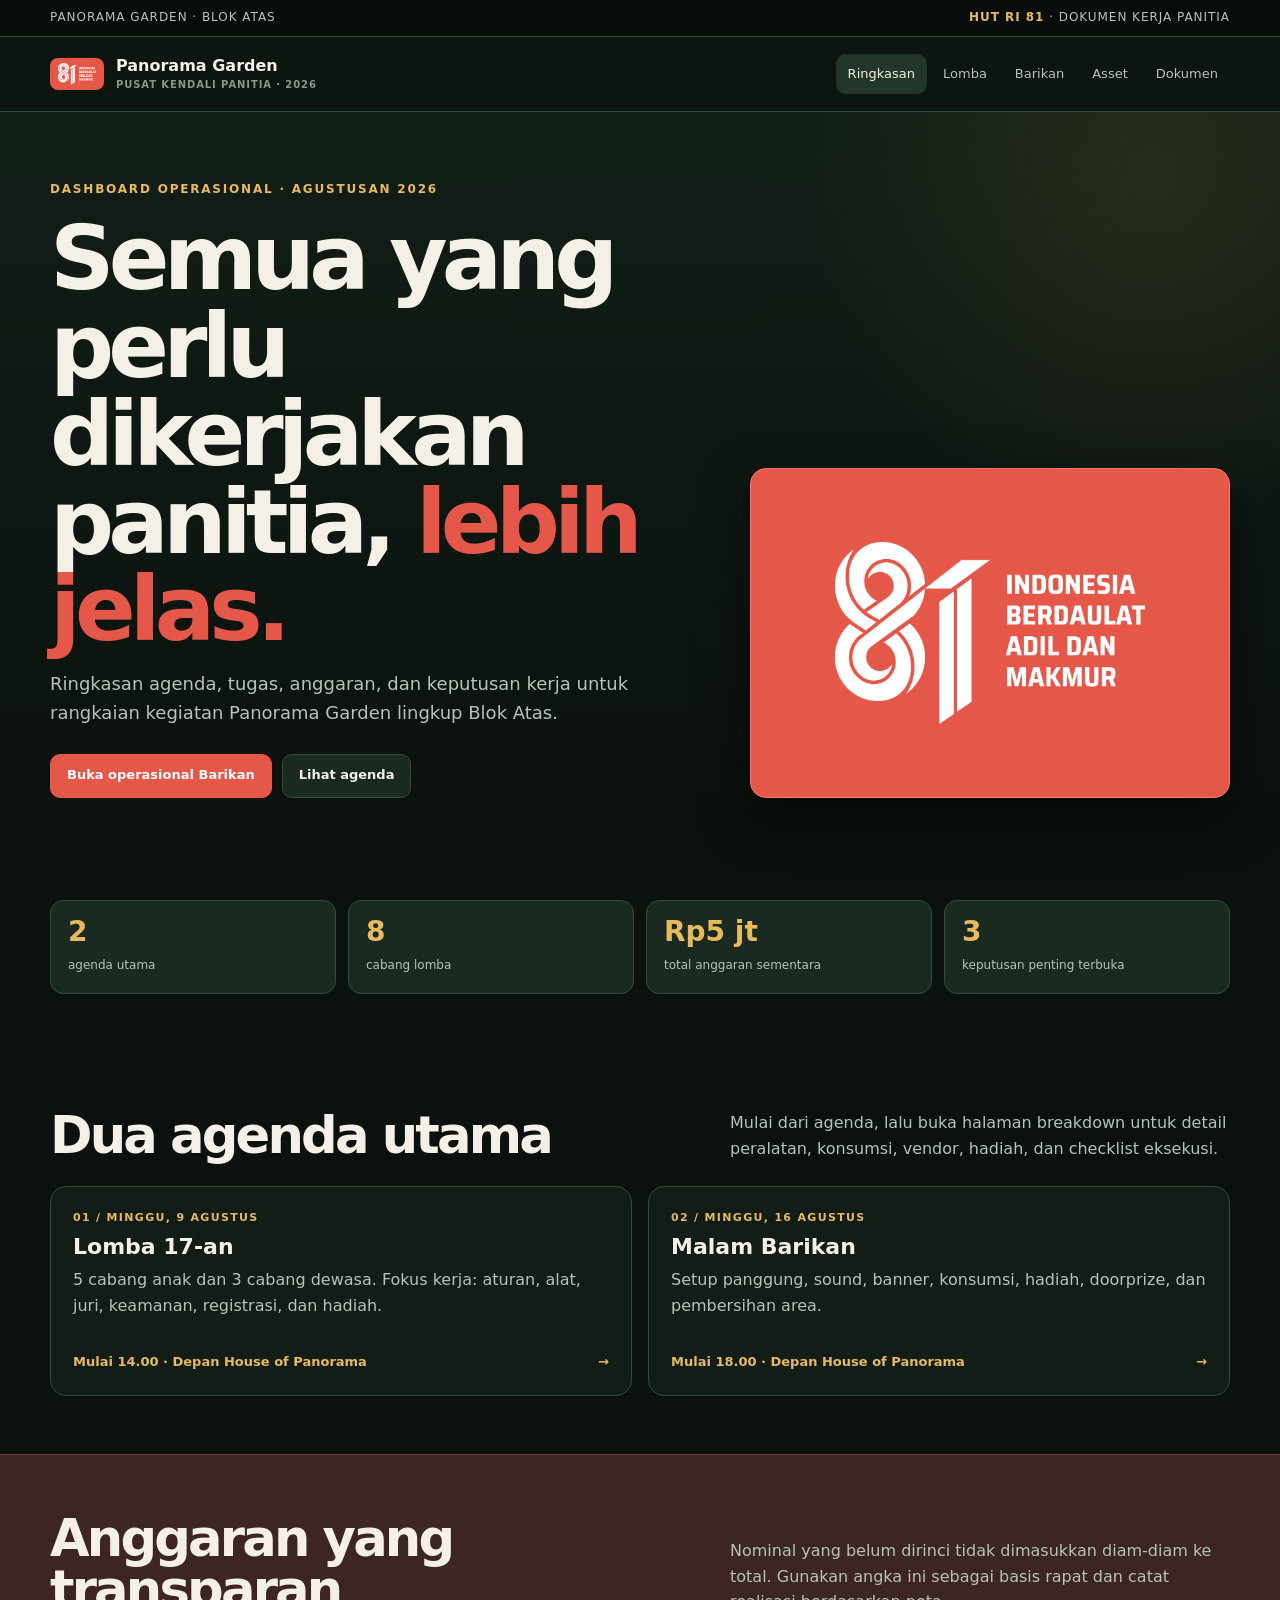
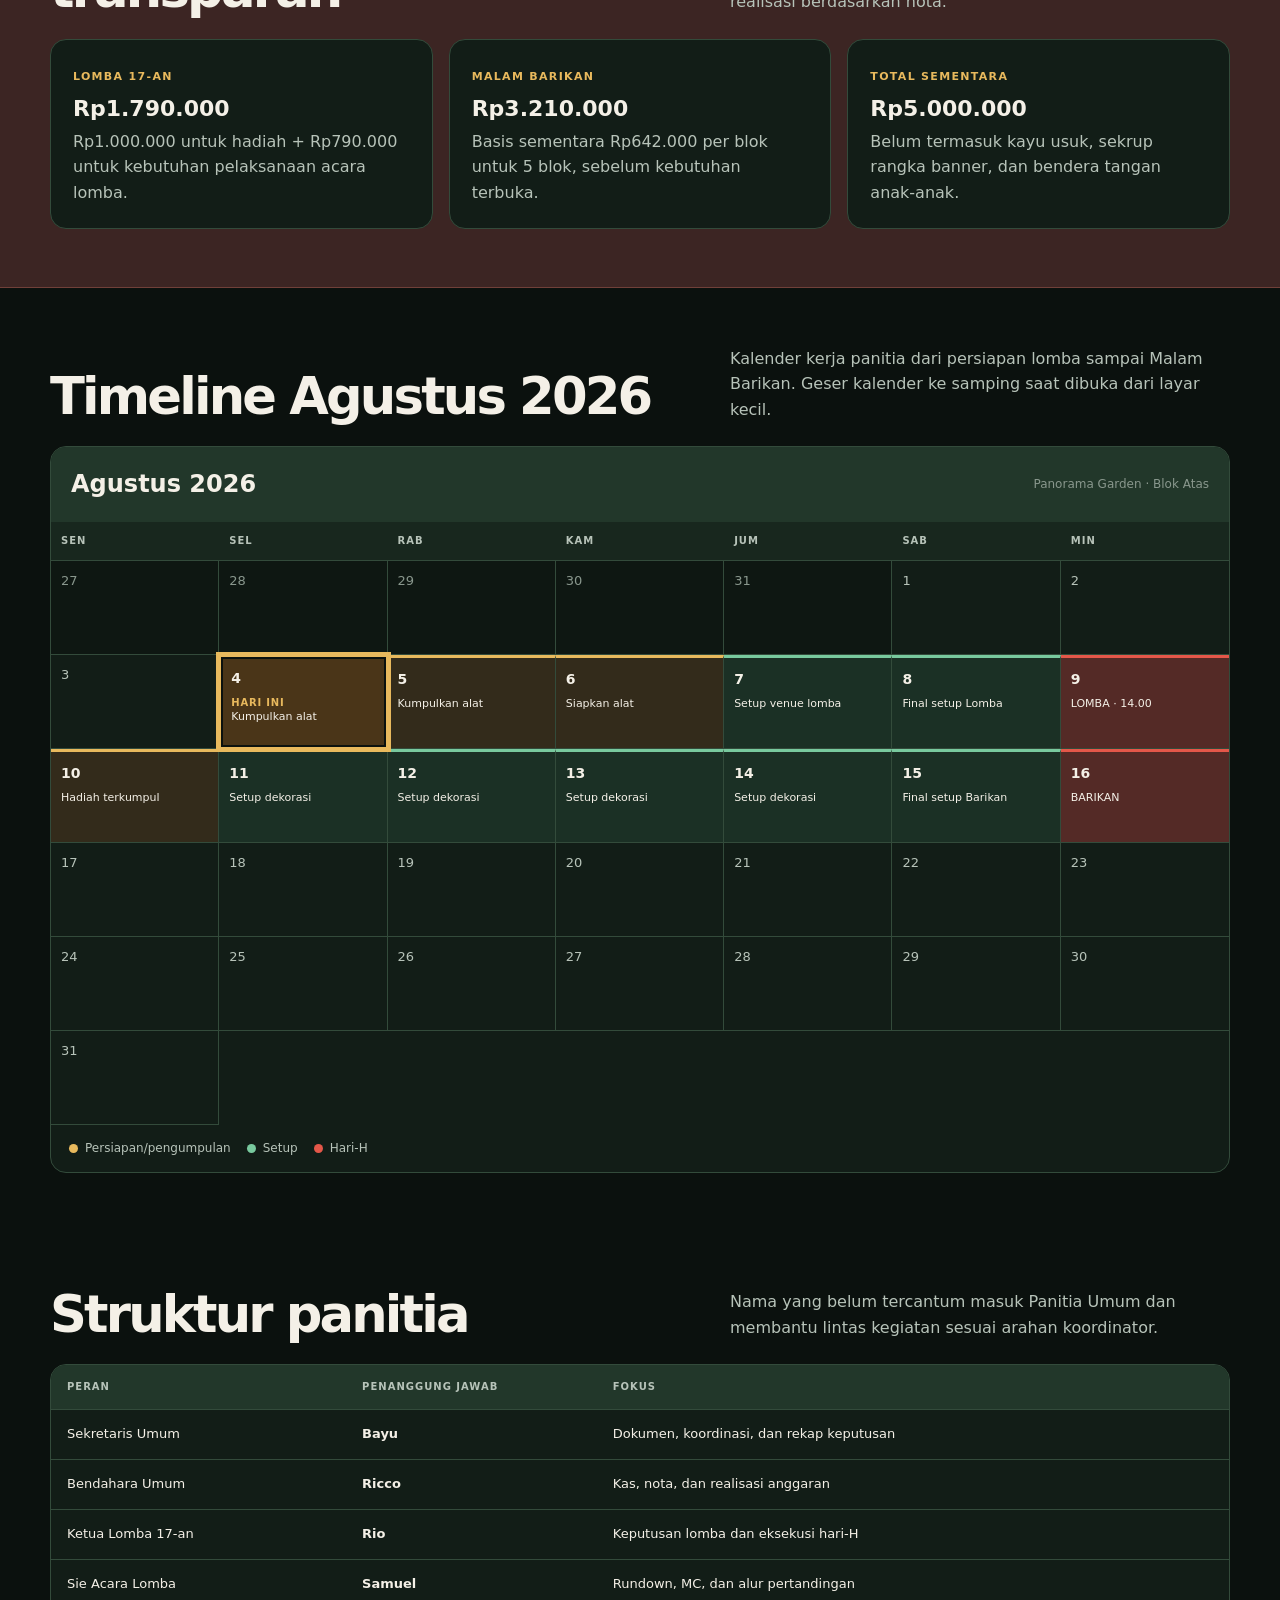
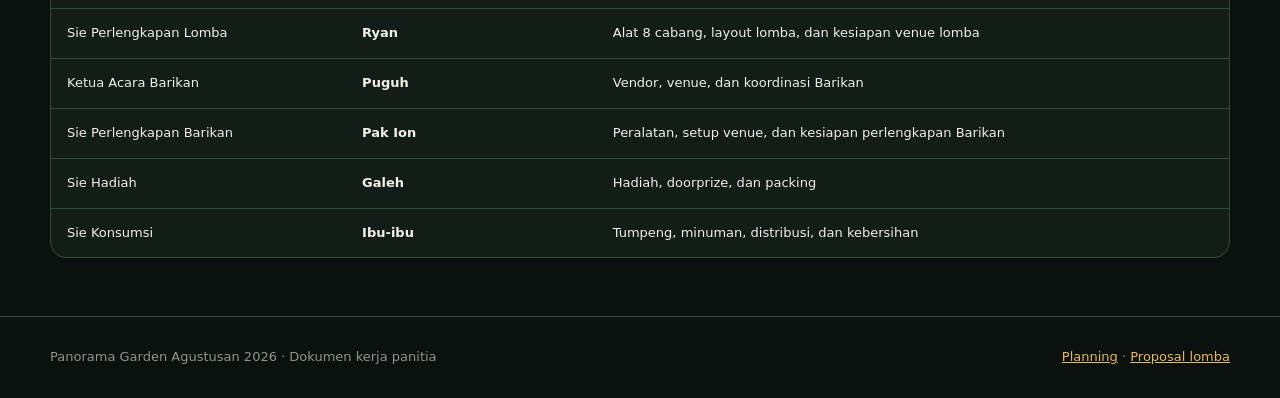
<file: index.html>
<!doctype html><html lang="id"><head><meta charset="utf-8"><meta name="viewport" content="width=device-width,initial-scale=1"><meta name="description" content="Pusat kendali panitia Agustusan Panorama Garden 2026."><title>Dashboard Panitia · Panorama Garden Agustusan</title><link rel="stylesheet" href="assets/app.css"></head><body><div class="topbar"><div class="shell"><span>Panorama Garden · Blok Atas</span><span><strong>HUT RI 81</strong> · Dokumen kerja panitia</span></div></div><header><nav class="shell"><a class="brand" href="index.html"><img src="assets/hut-ri-81-cropped.png" alt="Logo HUT Kemerdekaan Republik Indonesia"><span>Panorama Garden<small>Pusat kendali panitia · 2026</small></span></a><button class="menu-toggle" aria-expanded="false" aria-controls="main-nav">Menu</button><div class="navlinks" id="main-nav"><a class="active" href="index.html">Ringkasan</a><div class="nav-group"><button class="nav-parent" type="button" aria-expanded="false" aria-controls="lomba-subnav">Lomba</button><div class="nav-submenu" id="lomba-subnav"><a href="lomba.html">Operasional Lomba</a><a href="rundown-lomba.html">Rundown Lomba</a><a href="peralatan-lomba.html">Peralatan Lomba</a><a href="konsumsi-lomba.html">Konsumsi Lomba</a><a href="hadiah-lomba.html">Hadiah Lomba</a></div></div><div class="nav-group"><button class="nav-parent" type="button" aria-expanded="false" aria-controls="barikan-subnav">Barikan</button><div class="nav-submenu" id="barikan-subnav"><a href="barikan.html">Operasional Barikan</a><a href="rundown-barikan.html">Rundown Barikan</a><a href="peralatan-barikan.html">Peralatan Barikan</a><a href="konsumsi-barikan.html">Konsumsi Barikan</a><a href="hadiah-barikan.html">Hadiah & Doorprize</a></div></div><a href="assets.html">Asset</a><a href="docs/01-planning-acara-agustusan.md">Dokumen</a></div></nav></header><main><section class="hero"><div class="shell hero-grid"><div><div class="eyebrow">Dashboard operasional · Agustusan 2026</div><h1>Semua yang perlu dikerjakan panitia, <em>lebih jelas.</em></h1><p class="lede">Ringkasan agenda, tugas, anggaran, dan keputusan kerja untuk rangkaian kegiatan Panorama Garden lingkup Blok Atas.</p><div class="actions"><a class="btn primary" href="barikan.html">Buka operasional Barikan</a><a class="btn secondary" href="#agenda">Lihat agenda</a></div></div><aside class="next-card hero-logo-card" aria-label="Logo HUT RI 81"><img class="hero-logo" src="assets/hut-ri-81-cropped.png" alt="Logo HUT RI 81"></aside></div></section><section><div class="shell"><div class="summary"><div class="metric"><strong>2</strong><span>agenda utama</span></div><div class="metric"><strong>8</strong><span>cabang lomba</span></div><div class="metric"><strong>Rp5 jt</strong><span>total anggaran sementara</span></div><div class="metric"><strong>3</strong><span>keputusan penting terbuka</span></div></div></div></section><section id="agenda"><div class="shell"><div class="section-head"><h2>Dua agenda utama</h2><p>Mulai dari agenda, lalu buka halaman breakdown untuk detail peralatan, konsumsi, vendor, hadiah, dan checklist eksekusi.</p></div><div class="grid2"><a class="card card-link" href="lomba.html"><span class="num">01 / MINGGU, 9 AGUSTUS</span><h3>Lomba 17-an</h3><p>5 cabang anak dan 3 cabang dewasa. Fokus kerja: aturan, alat, juri, keamanan, registrasi, dan hadiah.</p><div class="foot"><span>Mulai 14.00 · Depan House of Panorama</span><span>→</span></div></a><a class="card card-link" href="barikan.html"><span class="num">02 / MINGGU, 16 AGUSTUS</span><h3>Malam Barikan</h3><p>Setup panggung, sound, banner, konsumsi, hadiah, doorprize, dan pembersihan area.</p><div class="foot"><span>Mulai 18.00 · Depan House of Panorama</span><span>→</span></div></a></div></div></section><section class="band" id="anggaran"><div class="shell"><div class="section-head"><h2>Anggaran yang transparan</h2><p>Nominal yang belum dirinci tidak dimasukkan diam-diam ke total. Gunakan angka ini sebagai basis rapat dan catat realisasi berdasarkan nota.</p></div><div class="grid3"><div class="card"><span class="num">LOMBA 17-AN</span><h3>Rp1.790.000</h3><p>Rp1.000.000 untuk hadiah + Rp790.000 untuk kebutuhan pelaksanaan acara lomba.</p></div><div class="card"><span class="num">MALAM BARIKAN</span><h3>Rp3.210.000</h3><p>Basis sementara Rp642.000 per blok untuk 5 blok, sebelum kebutuhan terbuka.</p></div><div class="card"><span class="num">TOTAL SEMENTARA</span><h3>Rp5.000.000</h3><p>Belum termasuk kayu usuk, sekrup rangka banner, dan bendera tangan anak-anak.</p></div></div></div></section><section id="timeline"><div class="shell"><div class="section-head"><h2>Timeline Agustus 2026</h2><p>Kalender kerja panitia dari persiapan lomba sampai Malam Barikan. Geser kalender ke samping saat dibuka dari layar kecil.</p></div><div class="event-calendar" aria-label="Kalender timeline Agustus 2026"><div class="calendar-title"><strong>Agustus 2026</strong><span>Panorama Garden · Blok Atas</span></div><div class="calendar-weekdays"><span>Sen</span><span>Sel</span><span>Rab</span><span>Kam</span><span>Jum</span><span>Sab</span><span>Min</span></div><div class="calendar-grid"><span class="calendar-day muted">27</span><span class="calendar-day muted">28</span><span class="calendar-day muted">29</span><span class="calendar-day muted">30</span><span class="calendar-day muted">31</span><span class="calendar-day">1</span><span class="calendar-day">2</span><span class="calendar-day">3</span><span class="calendar-day prep today" data-date="2026-08-04" aria-label="4 Agustus 2026 · Hari ini · Kumpulkan alat"><b>4</b><small><strong>HARI INI</strong><br>Kumpulkan alat</small></span><span class="calendar-day prep"><b>5</b><small>Kumpulkan alat</small></span><span class="calendar-day prep"><b>6</b><small>Siapkan alat</small></span><span class="calendar-day setup"><b>7</b><small>Setup venue lomba</small></span><span class="calendar-day setup"><b>8</b><small>Final setup Lomba</small></span><span class="calendar-day event"><b>9</b><small>LOMBA · 14.00</small></span><span class="calendar-day prep"><b>10</b><small>Hadiah terkumpul</small></span><span class="calendar-day setup"><b>11</b><small>Setup dekorasi</small></span><span class="calendar-day setup"><b>12</b><small>Setup dekorasi</small></span><span class="calendar-day setup"><b>13</b><small>Setup dekorasi</small></span><span class="calendar-day setup"><b>14</b><small>Setup dekorasi</small></span><span class="calendar-day setup"><b>15</b><small>Final setup Barikan</small></span><span class="calendar-day event"><b>16</b><small>BARIKAN</small></span><span class="calendar-day">17</span><span class="calendar-day">18</span><span class="calendar-day">19</span><span class="calendar-day">20</span><span class="calendar-day">21</span><span class="calendar-day">22</span><span class="calendar-day">23</span><span class="calendar-day">24</span><span class="calendar-day">25</span><span class="calendar-day">26</span><span class="calendar-day">27</span><span class="calendar-day">28</span><span class="calendar-day">29</span><span class="calendar-day">30</span><span class="calendar-day">31</span></div><div class="calendar-legend"><span><i class="dot prep"></i>Persiapan/pengumpulan</span><span><i class="dot setup"></i>Setup</span><span><i class="dot event"></i>Hari-H</span></div></div></div></section><section id="panitia"><div class="shell"><div class="section-head"><h2>Struktur panitia</h2><p>Nama yang belum tercantum masuk Panitia Umum dan membantu lintas kegiatan sesuai arahan koordinator.</p></div><div class="table-wrap"><table><thead><tr><th>Peran</th><th>Penanggung jawab</th><th>Fokus</th></tr></thead><tbody><tr><td>Sekretaris Umum</td><td><strong>Bayu</strong></td><td>Dokumen, koordinasi, dan rekap keputusan</td></tr><tr><td>Bendahara Umum</td><td><strong>Ricco</strong></td><td>Kas, nota, dan realisasi anggaran</td></tr><tr><td>Ketua Lomba 17-an</td><td><strong>Rio</strong></td><td>Keputusan lomba dan eksekusi hari-H</td></tr><tr><td>Sie Acara Lomba</td><td><strong>Samuel</strong></td><td>Rundown, MC, dan alur pertandingan</td></tr><tr><td>Sie Perlengkapan Lomba</td><td><strong>Ryan</strong></td><td>Alat 8 cabang, layout lomba, dan kesiapan venue lomba</td></tr><tr><td>Ketua Acara Barikan</td><td><strong>Puguh</strong></td><td>Vendor, venue, dan koordinasi Barikan</td></tr><tr><td>Sie Perlengkapan Barikan</td><td><strong>Pak Ion</strong></td><td>Peralatan, setup venue, dan kesiapan perlengkapan Barikan</td></tr><tr><td>Sie Hadiah</td><td><strong>Galeh</strong></td><td>Hadiah, doorprize, dan packing</td></tr><tr><td>Sie Konsumsi</td><td><strong>Ibu-ibu</strong></td><td>Tumpeng, minuman, distribusi, dan kebersihan</td></tr></tbody></table></div></div></section></main><footer class="footer"><div class="shell"><span>Panorama Garden Agustusan 2026 · Dokumen kerja panitia</span><span><a href="docs/01-planning-acara-agustusan.md">Planning</a> · <a href="docs/02-proposal-resume-lomba-17an.md">Proposal lomba</a></span></div></footer><script>const menu=document.querySelector('.menu-toggle'),nav=document.querySelector('.navlinks');menu.onclick=()=>{let open=nav.classList.toggle('open');menu.setAttribute('aria-expanded',open)};nav.querySelectorAll('a').forEach(a=>a.onclick=()=>nav.classList.remove('open'));document.querySelectorAll('.nav-parent').forEach(btn=>btn.onclick=()=>{let group=btn.parentElement;let open=group.classList.toggle('open');btn.setAttribute('aria-expanded',open)});</script></body></html>
</file>
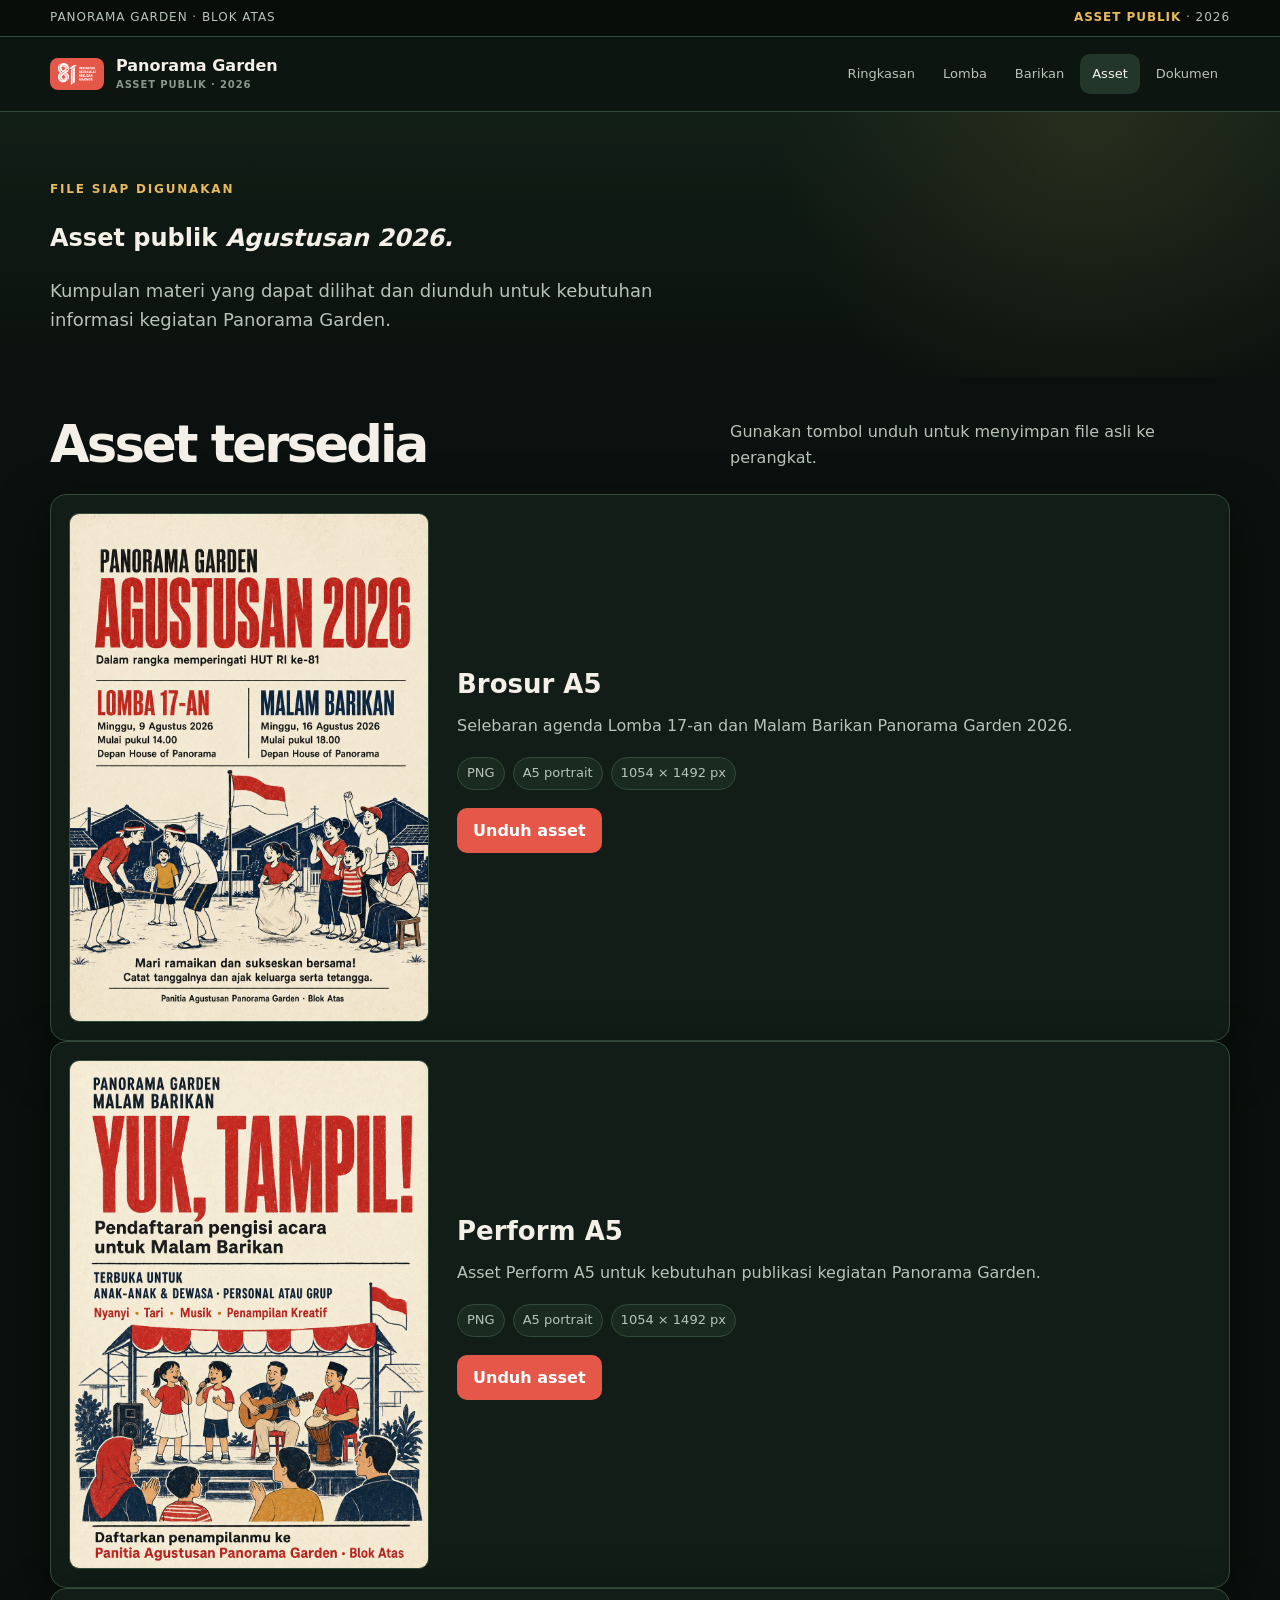
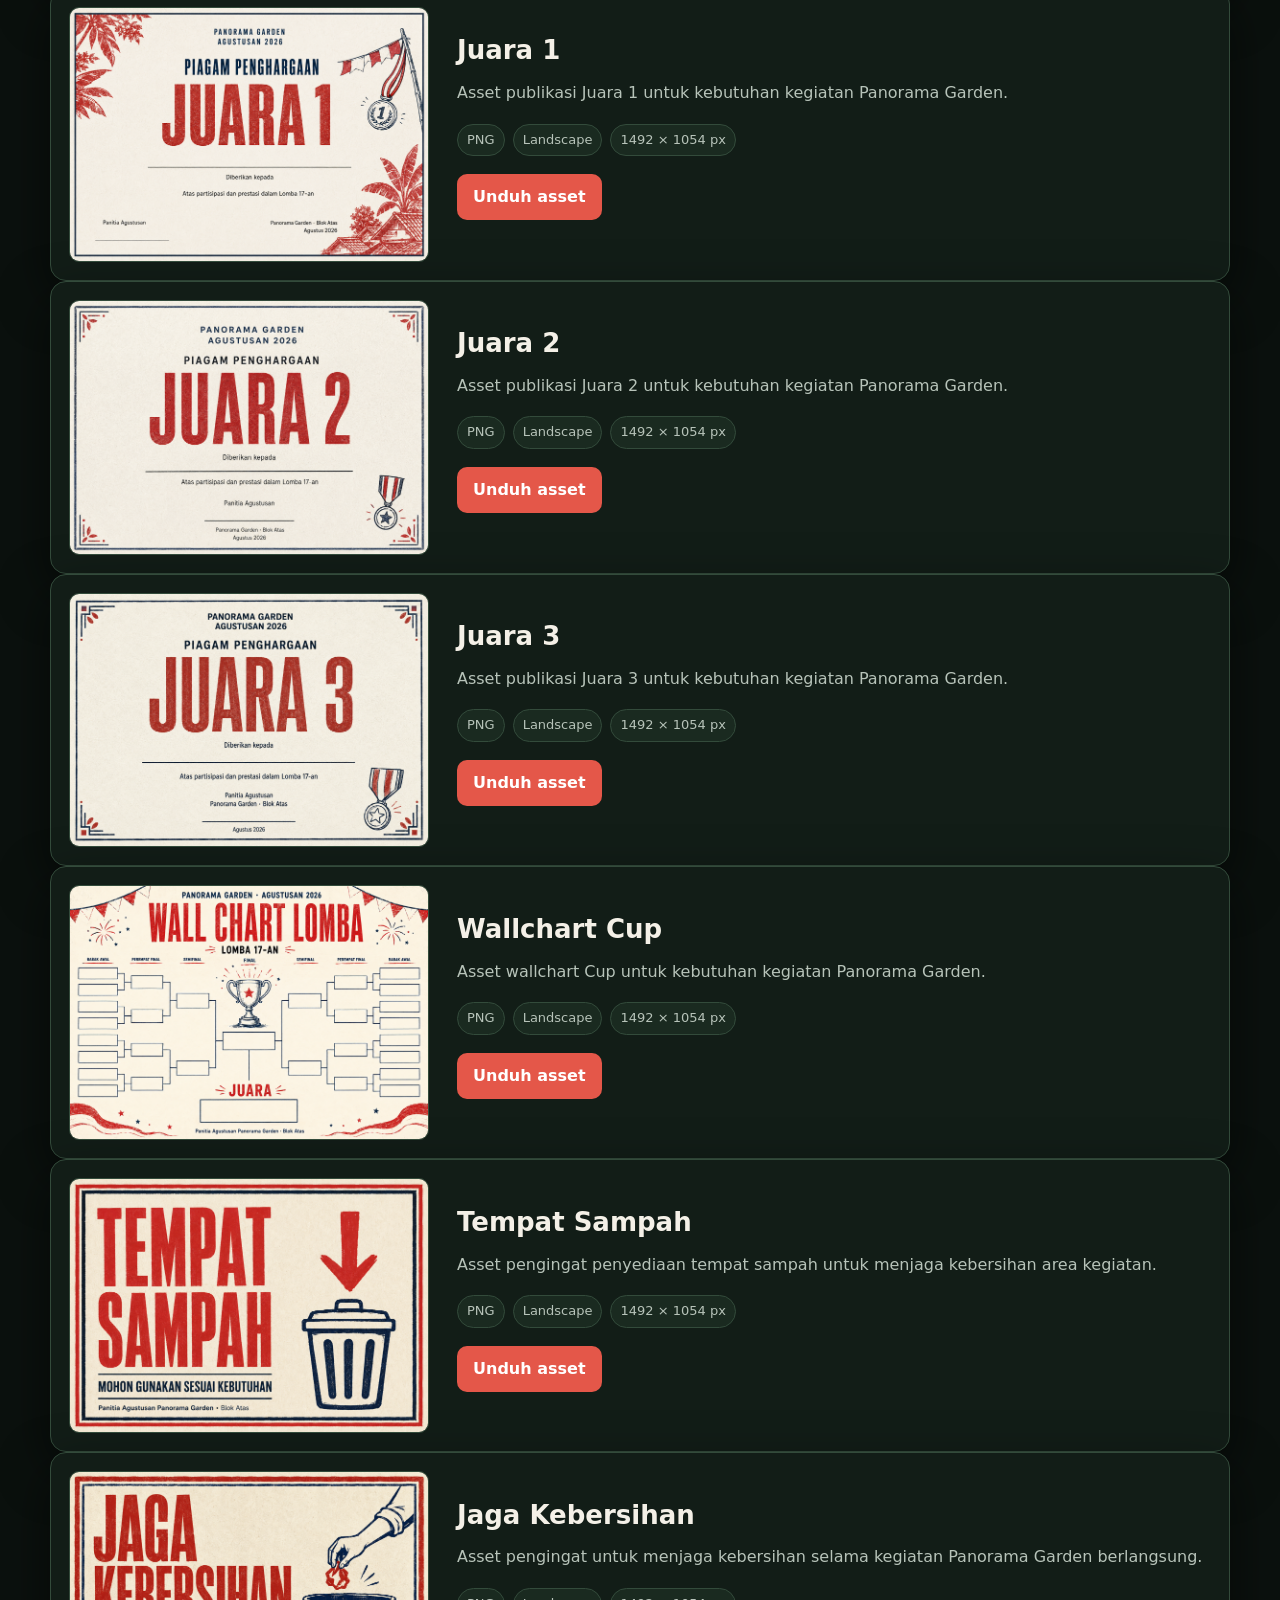
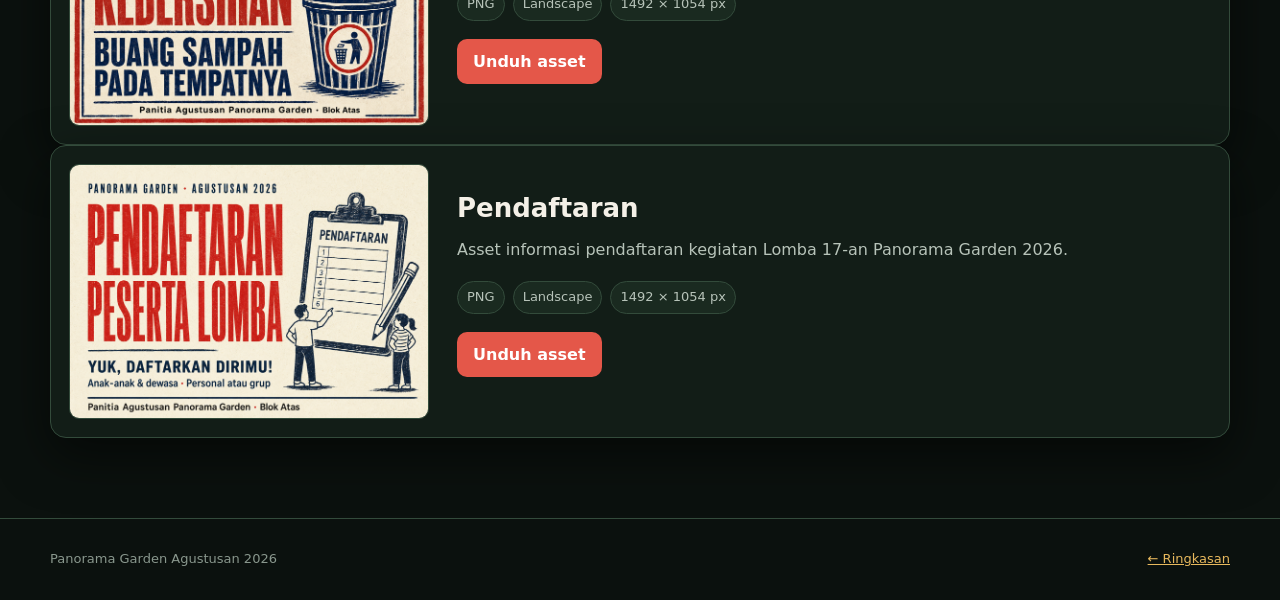
<file: assets.html>
<!doctype html>
<html lang="id">
<head>
  <meta charset="utf-8">
  <meta name="viewport" content="width=device-width,initial-scale=1">
  <meta name="description" content="Asset publik Panorama Garden Agustusan 2026.">
  <title>Asset · Panorama Garden Agustusan</title>
  <link rel="stylesheet" href="assets/app.css">
  <style>
    .asset-intro{padding:68px 0 42px;background:radial-gradient(circle at 85% 8%,#e8b95d1a,transparent 28%),linear-gradient(180deg,#111e16,#0b110e)}
    .asset-list{padding:42px 0 80px}.asset-card{display:grid;grid-template-columns:minmax(220px,360px) 1fr;gap:28px;align-items:center;background:var(--surface);border:1px solid var(--line);border-radius:var(--r);padding:18px;box-shadow:var(--shadow)}
    .asset-preview{display:block;overflow:hidden;border:1px solid var(--line);border-radius:10px;background:#080d0a}.asset-preview img{display:block;width:100%;height:auto;aspect-ratio:1054 / 1492;object-fit:cover}.asset-preview.landscape img{aspect-ratio:1492 / 1054}.asset-meta{display:flex;flex-wrap:wrap;gap:8px;color:var(--sub);font-size:13px}.asset-meta span{padding:5px 9px;background:var(--raised);border:1px solid var(--line);border-radius:999px}.asset-card h2{margin:0 0 8px;font-size:26px}.asset-card p{margin:0 0 18px;color:var(--sub)}.download-link{display:inline-flex;align-items:center;min-height:44px;padding:10px 16px;border-radius:10px;background:var(--red);color:#fff;text-decoration:none;font-weight:750}.download-link:hover{background:#f16b5b}@media(max-width:720px){.asset-card{grid-template-columns:1fr}.asset-preview{max-width:300px;margin:auto}.asset-card h2{font-size:22px}}
  </style>
</head>
<body>
  <div class="topbar"><div class="shell"><span>Panorama Garden · Blok Atas</span><span><strong>Asset publik</strong> · 2026</span></div></div>
  <header><nav class="shell">
    <a class="brand" href="index.html"><img src="assets/hut-ri-81-cropped.png" alt="Logo HUT RI 81"><span>Panorama Garden<small>Asset publik · 2026</small></span></a>
    <button class="menu-toggle" aria-expanded="false" aria-controls="main-nav">Menu</button>
    <div class="navlinks" id="main-nav"><a href="index.html">Ringkasan</a><div class="nav-group"><button class="nav-parent" type="button" aria-expanded="false" aria-controls="lomba-subnav">Lomba</button><div class="nav-submenu" id="lomba-subnav"><a href="lomba.html">Operasional Lomba</a><a href="rundown-lomba.html">Rundown Lomba</a><a href="peralatan-lomba.html">Peralatan Lomba</a><a href="konsumsi-lomba.html">Konsumsi Lomba</a><a href="hadiah-lomba.html">Hadiah Lomba</a></div></div><div class="nav-group"><button class="nav-parent" type="button" aria-expanded="false" aria-controls="barikan-subnav">Barikan</button><div class="nav-submenu" id="barikan-subnav"><a href="barikan.html">Operasional Barikan</a><a href="rundown-barikan.html">Rundown Barikan</a><a href="peralatan-barikan.html">Peralatan Barikan</a><a href="konsumsi-barikan.html">Konsumsi Barikan</a><a href="hadiah-barikan.html">Hadiah & Doorprize</a></div></div><a class="active" href="assets.html">Asset</a><a href="docs/01-planning-acara-agustusan.md">Dokumen</a></div>
  </nav></header>
  <main>
    <section class="asset-intro"><div class="shell"><div class="eyebrow">File siap digunakan</div><h1>Asset publik <em>Agustusan 2026.</em></h1><p class="lede">Kumpulan materi yang dapat dilihat dan diunduh untuk kebutuhan informasi kegiatan Panorama Garden.</p></div></section>
    <section class="asset-list"><div class="shell"><div class="section-head"><h2>Asset tersedia</h2><p>Gunakan tombol unduh untuk menyimpan file asli ke perangkat.</p></div>
      <article class="asset-card"><a class="asset-preview" href="assets/Brosur%20A5.png" target="_blank" rel="noreferrer"><img src="assets/Brosur%20A5.png" alt="Preview Brosur A5 Lomba 17-an dan Malam Barikan"></a><div><h2>Brosur A5</h2><p>Selebaran agenda Lomba 17-an dan Malam Barikan Panorama Garden 2026.</p><div class="asset-meta"><span>PNG</span><span>A5 portrait</span><span>1054 × 1492 px</span></div><p style="margin-top:18px"><a class="download-link" href="assets/Brosur%20A5.png" download="Brosur A5.png">Unduh asset</a></p></div></article>
      <article class="asset-card"><a class="asset-preview" href="assets/Perform%20A5.png" target="_blank" rel="noreferrer"><img src="assets/Perform%20A5.png" alt="Preview Perform A5 Panorama Garden"></a><div><h2>Perform A5</h2><p>Asset Perform A5 untuk kebutuhan publikasi kegiatan Panorama Garden.</p><div class="asset-meta"><span>PNG</span><span>A5 portrait</span><span>1054 × 1492 px</span></div><p style="margin-top:18px"><a class="download-link" href="assets/Perform%20A5.png" download="Perform A5.png">Unduh asset</a></p></div></article>
      <article class="asset-card"><a class="asset-preview landscape" href="assets/Juara%201.png" target="_blank" rel="noreferrer"><img src="assets/Juara%201.png" alt="Preview asset Juara 1"></a><div><h2>Juara 1</h2><p>Asset publikasi Juara 1 untuk kebutuhan kegiatan Panorama Garden.</p><div class="asset-meta"><span>PNG</span><span>Landscape</span><span>1492 × 1054 px</span></div><p style="margin-top:18px"><a class="download-link" href="assets/Juara%201.png" download="Juara 1.png">Unduh asset</a></p></div></article>
      <article class="asset-card"><a class="asset-preview landscape" href="assets/Juara%202.png" target="_blank" rel="noreferrer"><img src="assets/Juara%202.png" alt="Preview asset Juara 2"></a><div><h2>Juara 2</h2><p>Asset publikasi Juara 2 untuk kebutuhan kegiatan Panorama Garden.</p><div class="asset-meta"><span>PNG</span><span>Landscape</span><span>1492 × 1054 px</span></div><p style="margin-top:18px"><a class="download-link" href="assets/Juara%202.png" download="Juara 2.png">Unduh asset</a></p></div></article>
      <article class="asset-card"><a class="asset-preview landscape" href="assets/Juara%203.png" target="_blank" rel="noreferrer"><img src="assets/Juara%203.png" alt="Preview asset Juara 3"></a><div><h2>Juara 3</h2><p>Asset publikasi Juara 3 untuk kebutuhan kegiatan Panorama Garden.</p><div class="asset-meta"><span>PNG</span><span>Landscape</span><span>1492 × 1054 px</span></div><p style="margin-top:18px"><a class="download-link" href="assets/Juara%203.png" download="Juara 3.png">Unduh asset</a></p></div></article>
      <article class="asset-card"><a class="asset-preview landscape" href="assets/Wallchart%20Cup.png" target="_blank" rel="noreferrer"><img src="assets/Wallchart%20Cup.png" alt="Preview Wallchart Cup Panorama Garden"></a><div><h2>Wallchart Cup</h2><p>Asset wallchart Cup untuk kebutuhan kegiatan Panorama Garden.</p><div class="asset-meta"><span>PNG</span><span>Landscape</span><span>1492 × 1054 px</span></div><p style="margin-top:18px"><a class="download-link" href="assets/Wallchart%20Cup.png" download="Wallchart Cup.png">Unduh asset</a></p></div></article>
      <article class="asset-card"><a class="asset-preview landscape" href="assets/Tempat%20Sampah.png" target="_blank" rel="noreferrer"><img src="assets/Tempat%20Sampah.png" alt="Preview asset Tempat Sampah"></a><div><h2>Tempat Sampah</h2><p>Asset pengingat penyediaan tempat sampah untuk menjaga kebersihan area kegiatan.</p><div class="asset-meta"><span>PNG</span><span>Landscape</span><span>1492 × 1054 px</span></div><p style="margin-top:18px"><a class="download-link" href="assets/Tempat%20Sampah.png" download="Tempat Sampah.png">Unduh asset</a></p></div></article>
      <article class="asset-card"><a class="asset-preview landscape" href="assets/Jaga%20Kebersihan.png" target="_blank" rel="noreferrer"><img src="assets/Jaga%20Kebersihan.png" alt="Preview asset Jaga Kebersihan"></a><div><h2>Jaga Kebersihan</h2><p>Asset pengingat untuk menjaga kebersihan selama kegiatan Panorama Garden berlangsung.</p><div class="asset-meta"><span>PNG</span><span>Landscape</span><span>1492 × 1054 px</span></div><p style="margin-top:18px"><a class="download-link" href="assets/Jaga%20Kebersihan.png" download="Jaga Kebersihan.png">Unduh asset</a></p></div></article>
      <article class="asset-card"><a class="asset-preview landscape" href="assets/Pendaftaran.png" target="_blank" rel="noreferrer"><img src="assets/Pendaftaran.png" alt="Preview asset Pendaftaran Panorama Garden"></a><div><h2>Pendaftaran</h2><p>Asset informasi pendaftaran kegiatan Lomba 17-an Panorama Garden 2026.</p><div class="asset-meta"><span>PNG</span><span>Landscape</span><span>1492 × 1054 px</span></div><p style="margin-top:18px"><a class="download-link" href="assets/Pendaftaran.png" download="Pendaftaran.png">Unduh asset</a></p></div></article>
    </div></section>
  </main>
  <footer class="footer"><div class="shell"><span>Panorama Garden Agustusan 2026</span><span><a href="index.html">← Ringkasan</a></span></div></footer>
  <script>const b=document.querySelector('.menu-toggle'),n=document.querySelector('.navlinks');b.onclick=()=>{let o=n.classList.toggle('open');b.setAttribute('aria-expanded',o)};n.querySelectorAll('a').forEach(a=>a.onclick=()=>n.classList.remove('open'));document.querySelectorAll('.nav-parent').forEach(btn=>btn.onclick=()=>{let group=btn.parentElement;let open=group.classList.toggle('open');btn.setAttribute('aria-expanded',open)});</script>
</body>
</html>
</file>
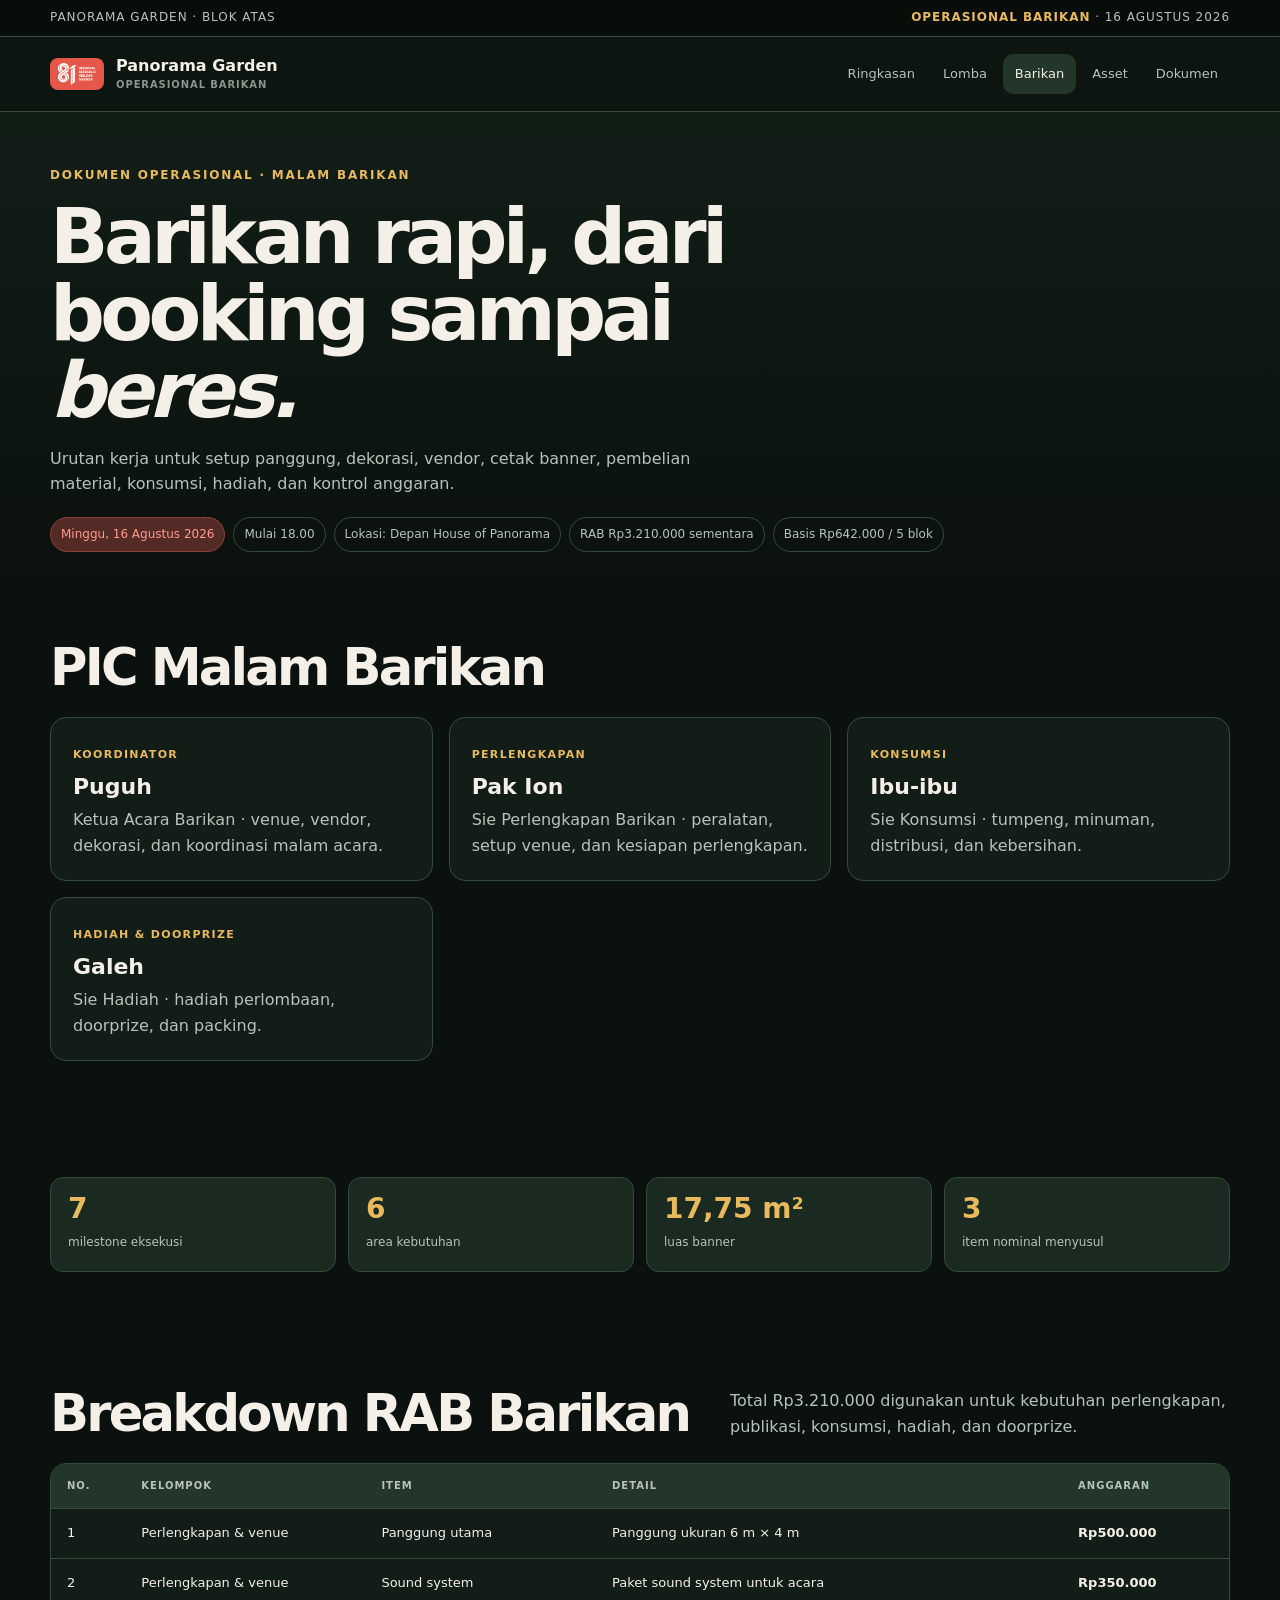
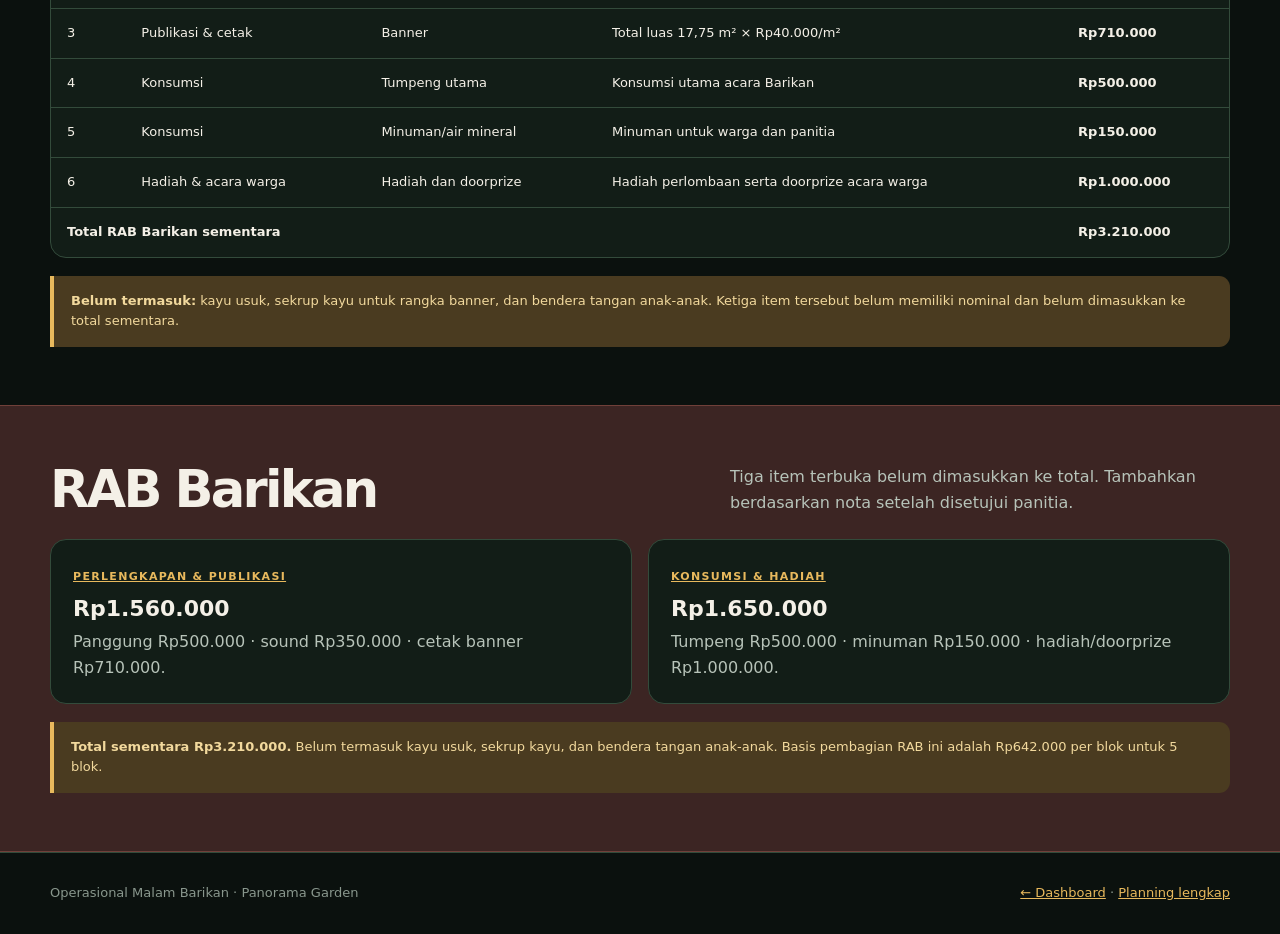
<file: barikan.html>
<!doctype html><html lang="id"><head><meta charset="utf-8"><meta name="viewport" content="width=device-width,initial-scale=1"><meta name="description" content="Checklist operasional Malam Barikan Panorama Garden 2026."><title>Operasional Barikan · Panorama Garden</title><link rel="stylesheet" href="assets/app.css"></head><body><div class="topbar"><div class="shell"><span>Panorama Garden · Blok Atas</span><span><strong>Operasional Barikan</strong> · 16 Agustus 2026</span></div></div><header><nav class="shell"><a class="brand" href="index.html"><img src="assets/hut-ri-81-cropped.png" alt="Logo HUT RI 81"><span>Panorama Garden<small>Operasional Barikan</small></span></a><button class="menu-toggle" aria-expanded="false" aria-controls="main-nav">Menu</button><div class="navlinks" id="main-nav"><a href="index.html">Ringkasan</a><div class="nav-group"><button class="nav-parent" type="button" aria-expanded="false" aria-controls="lomba-subnav">Lomba</button><div class="nav-submenu" id="lomba-subnav"><a href="lomba.html">Operasional Lomba</a><a href="rundown-lomba.html">Rundown Lomba</a><a href="peralatan-lomba.html">Peralatan Lomba</a><a href="konsumsi-lomba.html">Konsumsi Lomba</a><a href="hadiah-lomba.html">Hadiah Lomba</a></div></div><div class="nav-group active"><button class="nav-parent" type="button" aria-expanded="false" aria-controls="barikan-subnav">Barikan</button><div class="nav-submenu" id="barikan-subnav"><a href="barikan.html">Operasional Barikan</a><a href="rundown-barikan.html">Rundown Barikan</a><a href="peralatan-barikan.html">Peralatan Barikan</a><a href="konsumsi-barikan.html">Konsumsi Barikan</a><a href="hadiah-barikan.html">Hadiah & Doorprize</a></div></div><a href="assets.html">Asset</a><a href="docs/01-planning-acara-agustusan.md">Dokumen</a></div></nav></header><main><section class="page-head"><div class="shell"><div class="eyebrow">Dokumen operasional · Malam Barikan</div><h1>Barikan rapi, dari booking sampai <em>beres.</em></h1><p>Urutan kerja untuk setup panggung, dekorasi, vendor, cetak banner, pembelian material, konsumsi, hadiah, dan kontrol anggaran.</p><div class="pills"><span class="pill red">Minggu, 16 Agustus 2026</span><span class="pill">Mulai 18.00</span><span class="pill">Lokasi: Depan House of Panorama</span><span class="pill">RAB Rp3.210.000 sementara</span><span class="pill">Basis Rp642.000 / 5 blok</span></div></div></section><section id="pic-barikan"><div class="shell"><div class="section-head"><h2>PIC Malam Barikan</h2></div><div class="grid3"><div class="card"><span class="num">KOORDINATOR</span><h3>Puguh</h3><p>Ketua Acara Barikan · venue, vendor, dekorasi, dan koordinasi malam acara.</p></div><div class="card"><span class="num">PERLENGKAPAN</span><h3>Pak Ion</h3><p>Sie Perlengkapan Barikan · peralatan, setup venue, dan kesiapan perlengkapan.</p></div><div class="card"><span class="num">KONSUMSI</span><h3>Ibu-ibu</h3><p>Sie Konsumsi · tumpeng, minuman, distribusi, dan kebersihan.</p></div><div class="card"><span class="num">HADIAH & DOORPRIZE</span><h3>Galeh</h3><p>Sie Hadiah · hadiah perlombaan, doorprize, dan packing.</p></div></div></div></section><section><div class="shell"><div class="summary"><div class="metric"><strong>7</strong><span>milestone eksekusi</span></div><div class="metric"><strong>6</strong><span>area kebutuhan</span></div><div class="metric"><strong>17,75 m²</strong><span>luas banner</span></div><div class="metric"><strong>3</strong><span>item nominal menyusul</span></div></div></div></section><section id="breakdown-rab"><div class="shell"><div class="section-head"><h2>Breakdown RAB Barikan</h2><p>Total Rp3.210.000 digunakan untuk kebutuhan perlengkapan, publikasi, konsumsi, hadiah, dan doorprize.</p></div><div class="table-wrap"><table><thead><tr><th>No.</th><th>Kelompok</th><th>Item</th><th>Detail</th><th>Anggaran</th></tr></thead><tbody><tr><td>1</td><td>Perlengkapan &amp; venue</td><td>Panggung utama</td><td>Panggung ukuran 6 m × 4 m</td><td><strong>Rp500.000</strong></td></tr><tr><td>2</td><td>Perlengkapan &amp; venue</td><td>Sound system</td><td>Paket sound system untuk acara</td><td><strong>Rp350.000</strong></td></tr><tr><td>3</td><td>Publikasi &amp; cetak</td><td>Banner</td><td>Total luas 17,75 m² × Rp40.000/m²</td><td><strong>Rp710.000</strong></td></tr><tr><td>4</td><td>Konsumsi</td><td>Tumpeng utama</td><td>Konsumsi utama acara Barikan</td><td><strong>Rp500.000</strong></td></tr><tr><td>5</td><td>Konsumsi</td><td>Minuman/air mineral</td><td>Minuman untuk warga dan panitia</td><td><strong>Rp150.000</strong></td></tr><tr><td>6</td><td>Hadiah &amp; acara warga</td><td>Hadiah dan doorprize</td><td>Hadiah perlombaan serta doorprize acara warga</td><td><strong>Rp1.000.000</strong></td></tr><tr><td colspan="4"><strong>Total RAB Barikan sementara</strong></td><td><strong>Rp3.210.000</strong></td></tr></tbody></table></div><div class="callout" style="margin-top:18px"><strong>Belum termasuk:</strong> kayu usuk, sekrup kayu untuk rangka banner, dan bendera tangan anak-anak. Ketiga item tersebut belum memiliki nominal dan belum dimasukkan ke total sementara.</div></div></section><section id="rab" class="band"><div class="shell"><div class="section-head"><h2>RAB Barikan</h2><p>Tiga item terbuka belum dimasukkan ke total. Tambahkan berdasarkan nota setelah disetujui panitia.</p></div><div class="grid2"><div class="card"><a href="#breakdown-rab" class="num">PERLENGKAPAN & PUBLIKASI</a><h3>Rp1.560.000</h3><p>Panggung Rp500.000 · sound Rp350.000 · cetak banner Rp710.000.</p></div><div class="card"><a href="#breakdown-rab" class="num">KONSUMSI & HADIAH</a><h3>Rp1.650.000</h3><p>Tumpeng Rp500.000 · minuman Rp150.000 · hadiah/doorprize Rp1.000.000.</p></div></div><div class="callout" style="margin-top:18px"><strong>Total sementara Rp3.210.000.</strong> Belum termasuk kayu usuk, sekrup kayu, dan bendera tangan anak-anak. Basis pembagian RAB ini adalah Rp642.000 per blok untuk 5 blok.</div></div></section></main><footer class="footer"><div class="shell"><span>Operasional Malam Barikan · Panorama Garden</span><span><a href="index.html">← Dashboard</a> · <a href="docs/01-planning-acara-agustusan.md">Planning lengkap</a></span></div></footer><script>const b=document.querySelector('.menu-toggle'),n=document.querySelector('.navlinks');b.onclick=()=>{let o=n.classList.toggle('open');b.setAttribute('aria-expanded',o)};n.querySelectorAll('a').forEach(a=>a.onclick=()=>n.classList.remove('open'));document.querySelectorAll('.nav-parent').forEach(btn=>btn.onclick=()=>{let group=btn.parentElement;let open=group.classList.toggle('open');btn.setAttribute('aria-expanded',open)});</script></body></html>
</file>
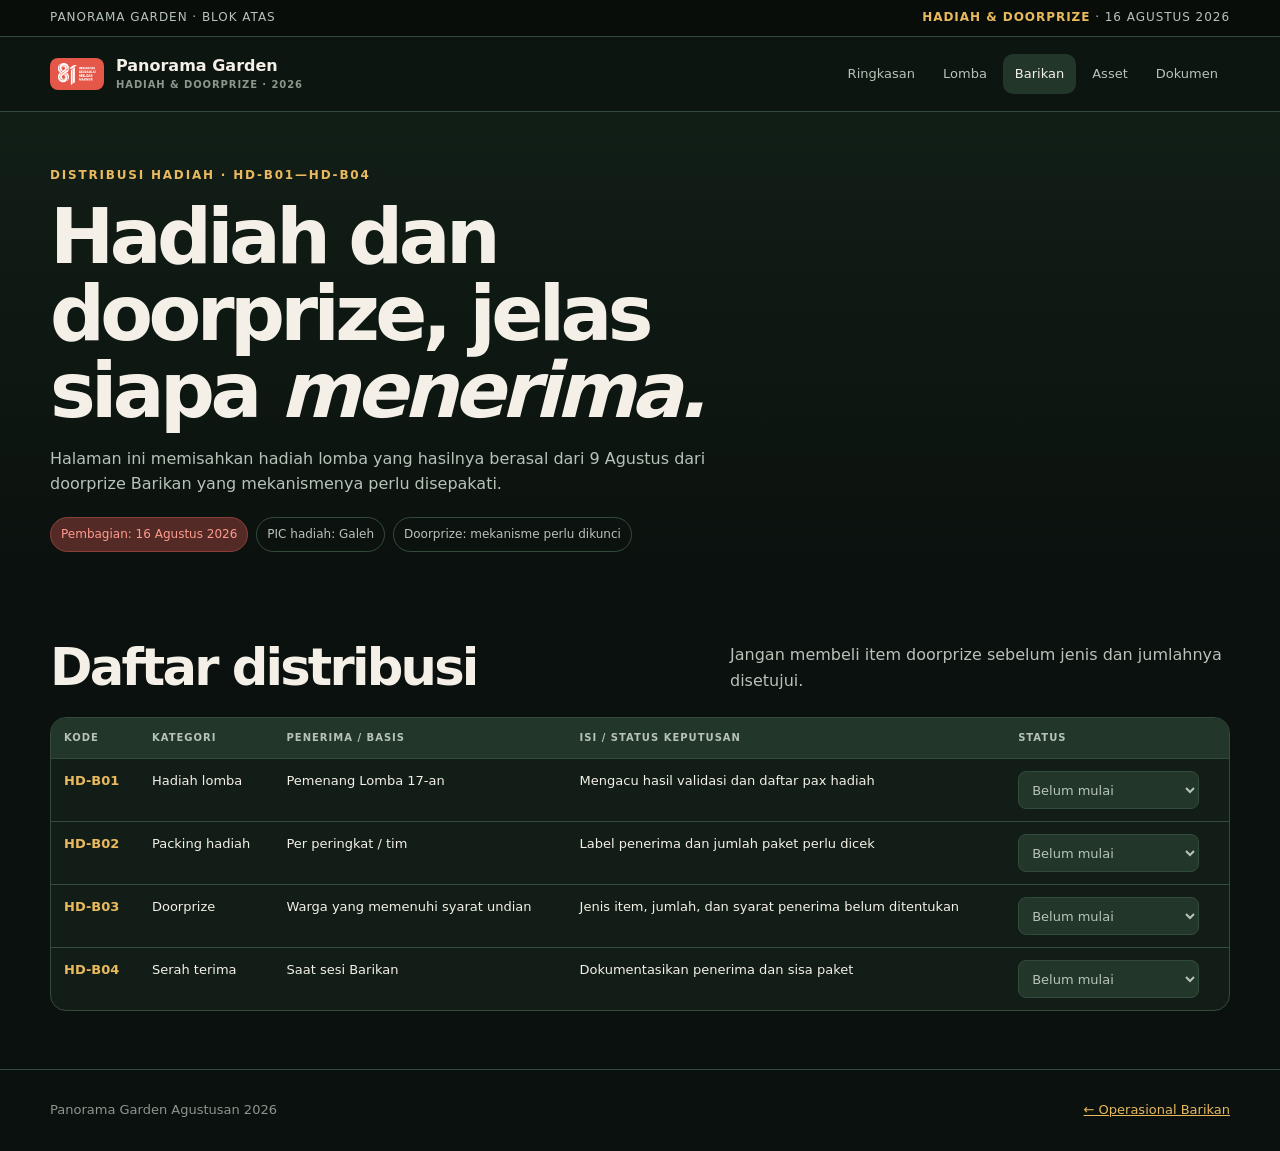
<file: hadiah-barikan.html>
<!doctype html><html lang="id"><head><meta charset="utf-8"><meta name="viewport" content="width=device-width,initial-scale=1"><meta name="description" content="Daftar hadiah lomba dan doorprize untuk Malam Barikan Panorama Garden 2026."><title>Hadiah & Doorprize Barikan · Panorama Garden</title><link rel="stylesheet" href="assets/app.css"><style>.barikan-table{min-width:900px}.barikan-table th,.barikan-table td{padding:12px 13px}.barikan-table td:first-child{white-space:nowrap;color:var(--gold);font-weight:800}.status-select{min-height:38px;background:var(--raised2);border:1px solid var(--line);border-radius:8px;color:var(--sub);padding:7px 9px;font:inherit}.status-select.status-ready{border-color:var(--green);color:var(--green)}.row-ready td{background:#17281f}.barikan-note{margin-bottom:18px}</style></head><body><div class="topbar"><div class="shell"><span>Panorama Garden · Blok Atas</span><span><strong>Hadiah & Doorprize</strong> · 16 Agustus 2026</span></div></div><header><nav class="shell"><a class="brand" href="index.html"><img src="assets/hut-ri-81-cropped.png" alt="Logo HUT RI 81"><span>Panorama Garden<small>Hadiah & Doorprize · 2026</small></span></a><button class="menu-toggle" aria-expanded="false" aria-controls="main-nav">Menu</button><div class="navlinks" id="main-nav"><a href="index.html">Ringkasan</a><div class="nav-group"><button class="nav-parent" type="button" aria-expanded="false" aria-controls="lomba-subnav">Lomba</button><div class="nav-submenu" id="lomba-subnav"><a href="lomba.html">Operasional Lomba</a><a href="rundown-lomba.html">Rundown Lomba</a><a href="peralatan-lomba.html">Peralatan Lomba</a><a href="konsumsi-lomba.html">Konsumsi Lomba</a><a href="hadiah-lomba.html">Hadiah Lomba</a></div></div><div class="nav-group active"><button class="nav-parent" type="button" aria-expanded="false" aria-controls="barikan-subnav">Barikan</button><div class="nav-submenu" id="barikan-subnav"><a href="barikan.html">Operasional Barikan</a><a href="rundown-barikan.html">Rundown Barikan</a><a href="peralatan-barikan.html">Peralatan Barikan</a><a href="konsumsi-barikan.html">Konsumsi Barikan</a><a class="active" href="hadiah-barikan.html">Hadiah &amp; Doorprize</a></div></div><a href="assets.html">Asset</a><a href="docs/01-planning-acara-agustusan.md">Dokumen</a></div></nav></header><main><section class="page-head"><div class="shell"><div class="eyebrow">Distribusi hadiah · HD-B01—HD-B04</div><h1>Hadiah dan doorprize, jelas siapa <em>menerima.</em></h1><p>Halaman ini memisahkan hadiah lomba yang hasilnya berasal dari 9 Agustus dari doorprize Barikan yang mekanismenya perlu disepakati.</p><div class="pills"><span class="pill red">Pembagian: 16 Agustus 2026</span><span class="pill">PIC hadiah: Galeh</span><span class="pill">Doorprize: mekanisme perlu dikunci</span></div></div></section><section><div class="shell"><div class="section-head"><h2>Daftar distribusi</h2><p>Jangan membeli item doorprize sebelum jenis dan jumlahnya disetujui.</p></div><div class="table-wrap"><table class="barikan-table"><thead><tr><th>Kode</th><th>Kategori</th><th>Penerima / basis</th><th>Isi / status keputusan</th><th>Status</th></tr></thead><tbody><tr><td>HD-B01</td><td>Hadiah lomba</td><td>Pemenang Lomba 17-an</td><td>Mengacu hasil validasi dan daftar pax hadiah</td><td><select class="status-select" data-code="1" aria-label="Status HD-B01"><option value="pending">Belum mulai</option><option value="in_progress">Sedang dikerjakan</option><option value="ready">Selesai</option><option value="blocked">Menunggu keputusan</option></select></td></tr><tr><td>HD-B02</td><td>Packing hadiah</td><td>Per peringkat / tim</td><td>Label penerima dan jumlah paket perlu dicek</td><td><select class="status-select" data-code="2" aria-label="Status HD-B02"><option value="pending">Belum mulai</option><option value="in_progress">Sedang dikerjakan</option><option value="ready">Selesai</option><option value="blocked">Menunggu keputusan</option></select></td></tr><tr><td>HD-B03</td><td>Doorprize</td><td>Warga yang memenuhi syarat undian</td><td>Jenis item, jumlah, dan syarat penerima belum ditentukan</td><td><select class="status-select" data-code="3" aria-label="Status HD-B03"><option value="pending">Belum mulai</option><option value="in_progress">Sedang dikerjakan</option><option value="ready">Selesai</option><option value="blocked">Menunggu keputusan</option></select></td></tr><tr><td>HD-B04</td><td>Serah terima</td><td>Saat sesi Barikan</td><td>Dokumentasikan penerima dan sisa paket</td><td><select class="status-select" data-code="4" aria-label="Status HD-B04"><option value="pending">Belum mulai</option><option value="in_progress">Sedang dikerjakan</option><option value="ready">Selesai</option><option value="blocked">Menunggu keputusan</option></select></td></tr></tbody></table></div></div></section></main><footer class="footer"><div class="shell"><span>Panorama Garden Agustusan 2026</span><span><a href="barikan.html">← Operasional Barikan</a></span></div></footer><script>const b=document.querySelector('.menu-toggle'),n=document.querySelector('.navlinks');b.onclick=()=>{let o=n.classList.toggle('open');b.setAttribute('aria-expanded',o)};n.querySelectorAll('a').forEach(a=>a.onclick=()=>n.classList.remove('open'));document.querySelectorAll('.nav-parent').forEach(btn=>btn.onclick=()=>{let group=btn.parentElement;let open=group.classList.toggle('open');btn.setAttribute('aria-expanded',open)});document.querySelectorAll('.status-select').forEach(select=>{const key='barikan-'+select.dataset.code;select.value=localStorage.getItem(key)||'pending';const sync=()=>{localStorage.setItem(key,select.value);select.classList.toggle('status-ready',select.value==='ready');select.closest('tr').classList.toggle('row-ready',select.value==='ready')};select.addEventListener('change',sync);sync()});</script></body></html>
</file>
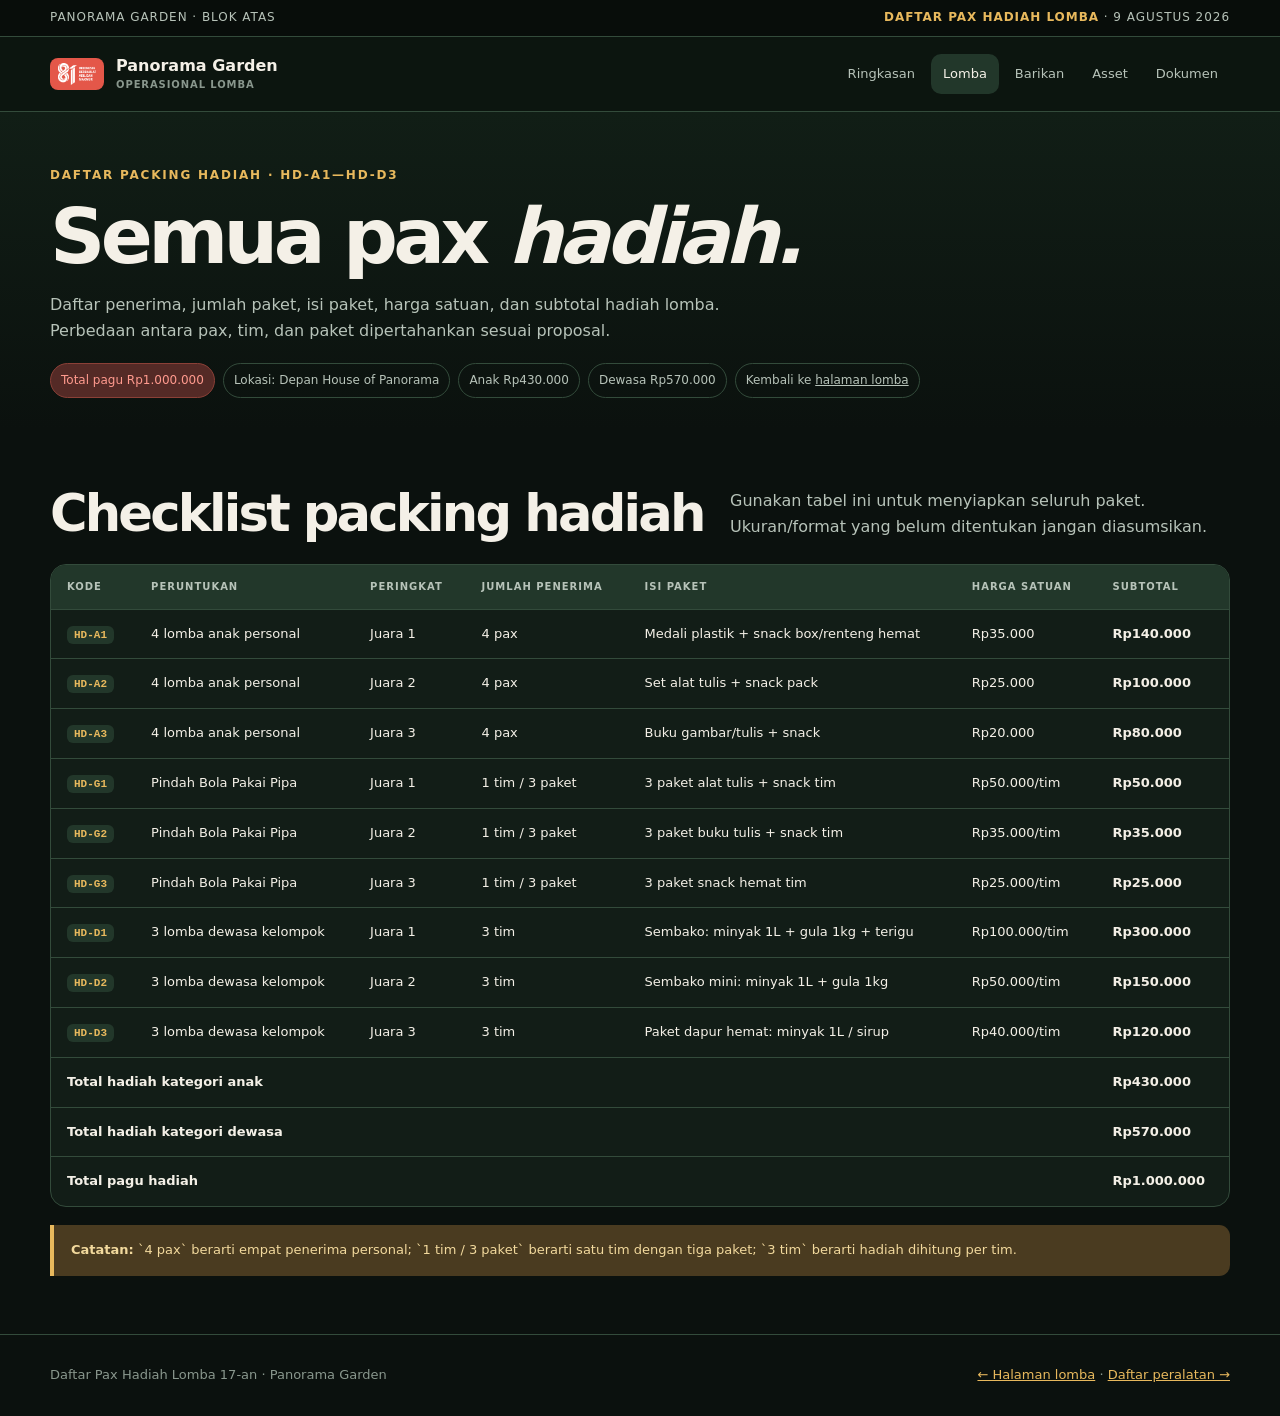
<file: hadiah-lomba.html>
<!doctype html><html lang="id"><head><meta charset="utf-8"><meta name="viewport" content="width=device-width,initial-scale=1"><meta name="description" content="Daftar semua pax dan paket hadiah lomba 17-an Panorama Garden 2026."><title>Daftar Pax Hadiah Lomba · Panorama Garden</title><link rel="stylesheet" href="assets/app.css"></head><body><div class="topbar"><div class="shell"><span>Panorama Garden · Blok Atas</span><span><strong>Daftar pax hadiah lomba</strong> · 9 Agustus 2026</span></div></div><header><nav class="shell"><a class="brand" href="index.html"><img src="assets/hut-ri-81-cropped.png" alt="Logo HUT RI 81"><span>Panorama Garden<small>Operasional lomba</small></span></a><button class="menu-toggle" aria-expanded="false" aria-controls="main-nav">Menu</button><div class="navlinks" id="main-nav"><a href="index.html">Ringkasan</a><div class="nav-group active"><button class="nav-parent" type="button" aria-expanded="false" aria-controls="lomba-subnav">Lomba</button><div class="nav-submenu" id="lomba-subnav"><a href="lomba.html">Operasional Lomba</a><a href="rundown-lomba.html">Rundown Lomba</a><a href="peralatan-lomba.html">Peralatan Lomba</a><a href="konsumsi-lomba.html">Konsumsi Lomba</a><a class="active" href="hadiah-lomba.html">Hadiah Lomba</a></div></div><div class="nav-group"><button class="nav-parent" type="button" aria-expanded="false" aria-controls="barikan-subnav">Barikan</button><div class="nav-submenu" id="barikan-subnav"><a href="barikan.html">Operasional Barikan</a><a href="rundown-barikan.html">Rundown Barikan</a><a href="peralatan-barikan.html">Peralatan Barikan</a><a href="konsumsi-barikan.html">Konsumsi Barikan</a><a href="hadiah-barikan.html">Hadiah & Doorprize</a></div></div><a href="assets.html">Asset</a><a href="docs/01-planning-acara-agustusan.md">Dokumen</a></div></nav></header><main><section class="page-head"><div class="shell"><div class="eyebrow">Daftar packing hadiah · HD-A1—HD-D3</div><h1>Semua pax <em>hadiah.</em></h1><p>Daftar penerima, jumlah paket, isi paket, harga satuan, dan subtotal hadiah lomba. Perbedaan antara pax, tim, dan paket dipertahankan sesuai proposal.</p><div class="pills"><span class="pill red">Total pagu Rp1.000.000</span><span class="pill">Lokasi: Depan House of Panorama</span><span class="pill">Anak Rp430.000</span><span class="pill">Dewasa Rp570.000</span><span class="pill">Kembali ke <a href="lomba.html">halaman lomba</a></span></div></div></section><section><div class="shell"><div class="section-head"><h2>Checklist packing hadiah</h2><p>Gunakan tabel ini untuk menyiapkan seluruh paket. Ukuran/format yang belum ditentukan jangan diasumsikan.</p></div><div class="table-wrap"><table><thead><tr><th>Kode</th><th>Peruntukan</th><th>Peringkat</th><th>Jumlah penerima</th><th>Isi paket</th><th>Harga satuan</th><th>Subtotal</th></tr></thead><tbody><tr><td><span class="code">HD-A1</span></td><td>4 lomba anak personal</td><td>Juara 1</td><td>4 pax</td><td>Medali plastik + snack box/renteng hemat</td><td>Rp35.000</td><td><strong>Rp140.000</strong></td></tr><tr><td><span class="code">HD-A2</span></td><td>4 lomba anak personal</td><td>Juara 2</td><td>4 pax</td><td>Set alat tulis + snack pack</td><td>Rp25.000</td><td><strong>Rp100.000</strong></td></tr><tr><td><span class="code">HD-A3</span></td><td>4 lomba anak personal</td><td>Juara 3</td><td>4 pax</td><td>Buku gambar/tulis + snack</td><td>Rp20.000</td><td><strong>Rp80.000</strong></td></tr><tr><td><span class="code">HD-G1</span></td><td>Pindah Bola Pakai Pipa</td><td>Juara 1</td><td>1 tim / 3 paket</td><td>3 paket alat tulis + snack tim</td><td>Rp50.000/tim</td><td><strong>Rp50.000</strong></td></tr><tr><td><span class="code">HD-G2</span></td><td>Pindah Bola Pakai Pipa</td><td>Juara 2</td><td>1 tim / 3 paket</td><td>3 paket buku tulis + snack tim</td><td>Rp35.000/tim</td><td><strong>Rp35.000</strong></td></tr><tr><td><span class="code">HD-G3</span></td><td>Pindah Bola Pakai Pipa</td><td>Juara 3</td><td>1 tim / 3 paket</td><td>3 paket snack hemat tim</td><td>Rp25.000/tim</td><td><strong>Rp25.000</strong></td></tr><tr><td><span class="code">HD-D1</span></td><td>3 lomba dewasa kelompok</td><td>Juara 1</td><td>3 tim</td><td>Sembako: minyak 1L + gula 1kg + terigu</td><td>Rp100.000/tim</td><td><strong>Rp300.000</strong></td></tr><tr><td><span class="code">HD-D2</span></td><td>3 lomba dewasa kelompok</td><td>Juara 2</td><td>3 tim</td><td>Sembako mini: minyak 1L + gula 1kg</td><td>Rp50.000/tim</td><td><strong>Rp150.000</strong></td></tr><tr><td><span class="code">HD-D3</span></td><td>3 lomba dewasa kelompok</td><td>Juara 3</td><td>3 tim</td><td>Paket dapur hemat: minyak 1L / sirup</td><td>Rp40.000/tim</td><td><strong>Rp120.000</strong></td></tr><tr><td colspan="6"><strong>Total hadiah kategori anak</strong></td><td><strong>Rp430.000</strong></td></tr><tr><td colspan="6"><strong>Total hadiah kategori dewasa</strong></td><td><strong>Rp570.000</strong></td></tr><tr><td colspan="6"><strong>Total pagu hadiah</strong></td><td><strong>Rp1.000.000</strong></td></tr></tbody></table></div><div class="callout" style="margin-top:18px"><strong>Catatan:</strong> `4 pax` berarti empat penerima personal; `1 tim / 3 paket` berarti satu tim dengan tiga paket; `3 tim` berarti hadiah dihitung per tim.</div></div></section></main><footer class="footer"><div class="shell"><span>Daftar Pax Hadiah Lomba 17-an · Panorama Garden</span><span><a href="lomba.html">← Halaman lomba</a> · <a href="peralatan-lomba.html">Daftar peralatan →</a></span></div></footer><script>const b=document.querySelector('.menu-toggle'),n=document.querySelector('.navlinks');b.onclick=()=>{let o=n.classList.toggle('open');b.setAttribute('aria-expanded',o)};n.querySelectorAll('a').forEach(a=>a.onclick=()=>n.classList.remove('open'));document.querySelectorAll('.nav-parent').forEach(btn=>btn.onclick=()=>{let group=btn.parentElement;let open=group.classList.toggle('open');btn.setAttribute('aria-expanded',open)});</script></body></html>
</file>
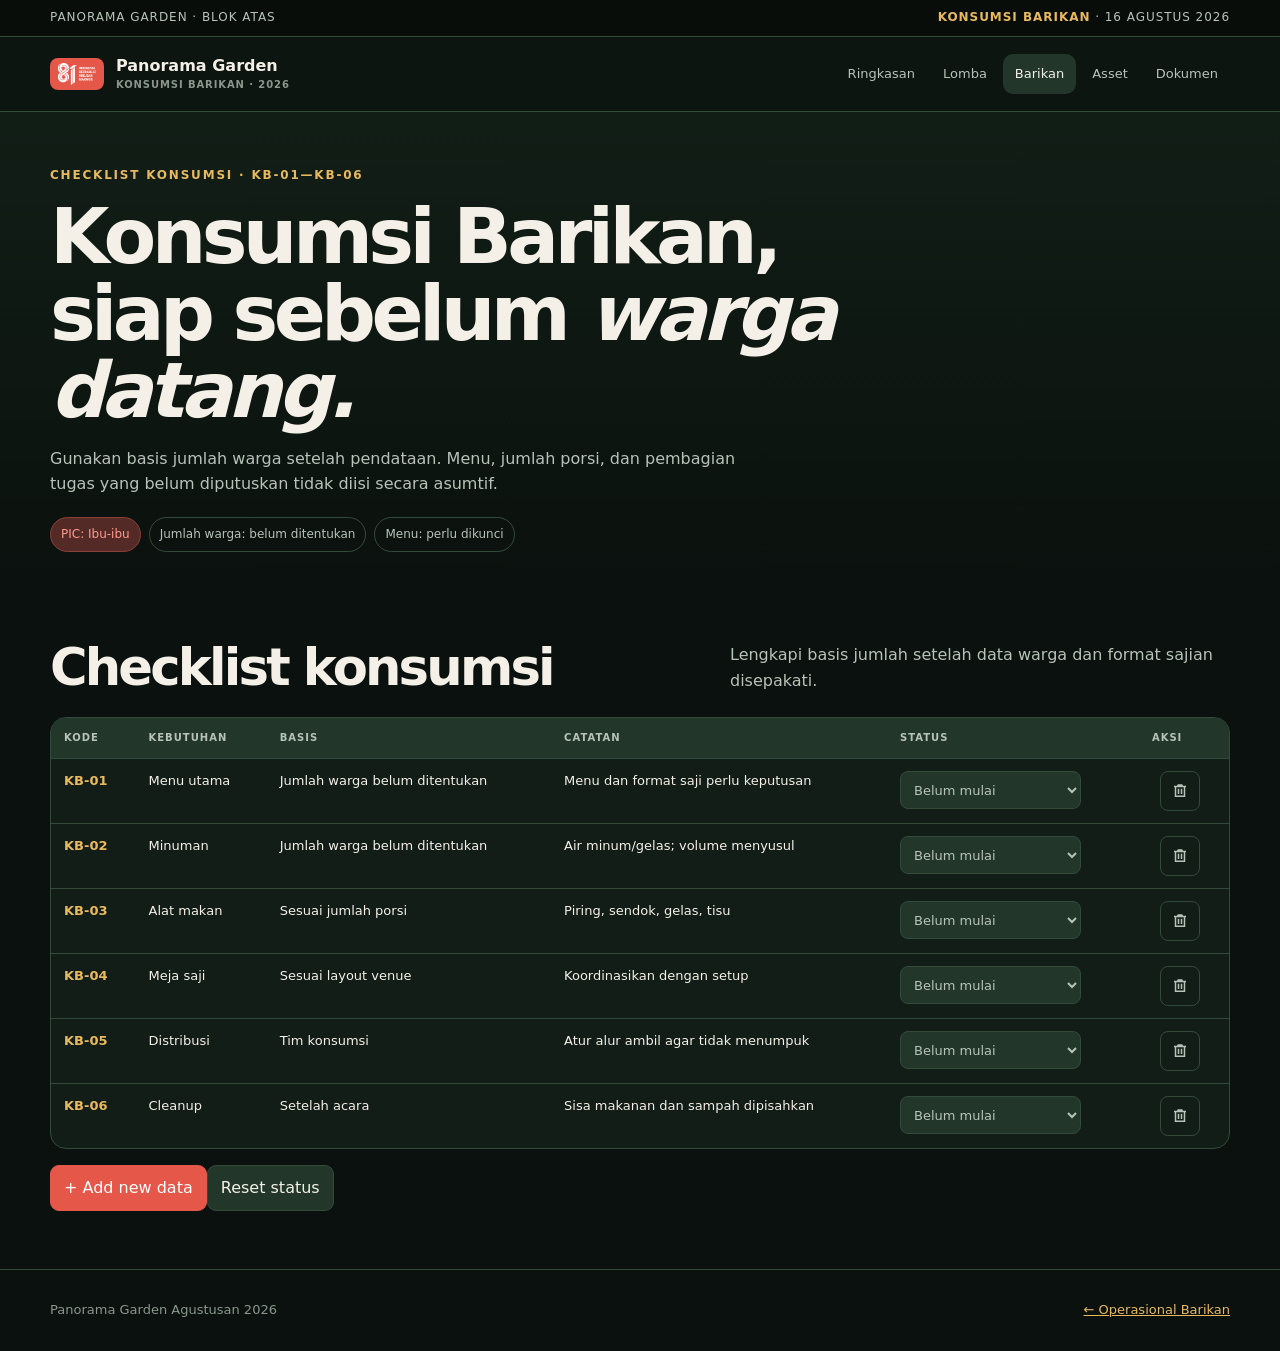
<file: konsumsi-barikan.html>
<!doctype html><html lang="id"><head><meta charset="utf-8"><meta name="viewport" content="width=device-width,initial-scale=1"><meta name="description" content="Checklist kebutuhan konsumsi Malam Barikan Panorama Garden 2026."><title>Konsumsi Barikan · Panorama Garden</title><link rel="stylesheet" href="assets/app.css"><style>.barikan-table{min-width:900px}.barikan-table th,.barikan-table td{padding:12px 13px}.barikan-table td:first-child{white-space:nowrap;color:var(--gold);font-weight:800}.status-select{min-height:38px;background:var(--raised2);border:1px solid var(--line);border-radius:8px;color:var(--sub);padding:7px 9px;font:inherit}.status-select.status-ready{border-color:var(--green);color:var(--green)}.row-ready td{background:#17281f}.barikan-note{margin-bottom:18px} .editable-table th:last-child,.editable-table td:last-child{white-space:nowrap}.editable-table td:nth-child(3){min-width:220px}.editable-table td:nth-child(4){min-width:220px}.editable-table td:nth-child(5){min-width:180px}.quantity-input{width:100%;min-width:150px;background:var(--raised2);border:1px solid var(--line);border-radius:8px;color:var(--text);padding:9px;font:inherit}.quantity-input:focus,.status-select:focus{border-color:var(--gold);outline:2px solid #e8b95d66;outline-offset:1px}.remove-item{display:inline-grid;place-items:center;vertical-align:middle;margin-left:8px;width:40px;height:40px;padding:0;font-size:0;cursor:pointer;background:transparent;border:1px solid var(--line);border-radius:8px;color:var(--sub)}.remove-item:hover{border-color:var(--red);color:#ffb2a8}.remove-item svg{width:18px;height:18px;fill:currentColor}.inline-actions{display:flex;align-items:center;gap:8px;flex-wrap:wrap}.add-data-row{margin-top:16px}.add-data-row .btn{min-height:42px}.btn{display:inline-flex;align-items:center;justify-content:center;border:1px solid var(--line);border-radius:9px;padding:9px 13px;background:var(--raised2);color:var(--text);font:inherit;cursor:pointer;text-decoration:none}.btn.primary{background:var(--red);border-color:var(--red);color:#fff}.btn:hover{filter:brightness(1.08)}dialog{max-width:min(420px,calc(100% - 32px));background:var(--surface);color:var(--text);border:1px solid var(--line);border-radius:16px;padding:24px;box-shadow:var(--shadow)}dialog::backdrop{background:#0009}dialog menu{display:flex;justify-content:flex-end;gap:10px;padding:0;margin:20px 0 0}.draft-row td{background:var(--gold-soft)}.editable-note{margin-bottom:18px}</style></head><body><div class="topbar"><div class="shell"><span>Panorama Garden · Blok Atas</span><span><strong>Konsumsi Barikan</strong> · 16 Agustus 2026</span></div></div><header><nav class="shell"><a class="brand" href="index.html"><img src="assets/hut-ri-81-cropped.png" alt="Logo HUT RI 81"><span>Panorama Garden<small>Konsumsi Barikan · 2026</small></span></a><button class="menu-toggle" aria-expanded="false" aria-controls="main-nav">Menu</button><div class="navlinks" id="main-nav"><a href="index.html">Ringkasan</a><div class="nav-group"><button class="nav-parent" type="button" aria-expanded="false" aria-controls="lomba-subnav">Lomba</button><div class="nav-submenu" id="lomba-subnav"><a href="lomba.html">Operasional Lomba</a><a href="rundown-lomba.html">Rundown Lomba</a><a href="peralatan-lomba.html">Peralatan Lomba</a><a href="konsumsi-lomba.html">Konsumsi Lomba</a><a href="hadiah-lomba.html">Hadiah Lomba</a></div></div><div class="nav-group active"><button class="nav-parent" type="button" aria-expanded="false" aria-controls="barikan-subnav">Barikan</button><div class="nav-submenu" id="barikan-subnav"><a href="barikan.html">Operasional Barikan</a><a href="rundown-barikan.html">Rundown Barikan</a><a href="peralatan-barikan.html">Peralatan Barikan</a><a class="active" href="konsumsi-barikan.html">Konsumsi Barikan</a><a href="hadiah-barikan.html">Hadiah &amp; Doorprize</a></div></div><a href="assets.html">Asset</a><a href="docs/01-planning-acara-agustusan.md">Dokumen</a></div></nav></header><main><section class="page-head"><div class="shell"><div class="eyebrow">Checklist konsumsi · KB-01—KB-06</div><h1>Konsumsi Barikan, siap sebelum <em>warga datang.</em></h1><p>Gunakan basis jumlah warga setelah pendataan. Menu, jumlah porsi, dan pembagian tugas yang belum diputuskan tidak diisi secara asumtif.</p><div class="pills"><span class="pill red">PIC: Ibu-ibu</span><span class="pill">Jumlah warga: belum ditentukan</span><span class="pill">Menu: perlu dikunci</span></div></div></section><section><div class="shell"><div class="section-head"><h2>Checklist konsumsi</h2><p>Lengkapi basis jumlah setelah data warga dan format sajian disepakati.</p></div><div class="table-wrap"><table class="barikan-table editable-table"><thead><tr><th>Kode</th><th>Kebutuhan</th><th>Basis</th><th>Catatan</th><th>Status</th><th>Aksi</th></tr></thead><tbody><tr><td>KB-01</td><td>Menu utama</td><td>Jumlah warga belum ditentukan</td><td>Menu dan format saji perlu keputusan</td><td><select class="status-select" data-code="1" aria-label="Status KB-01"><option value="pending">Belum mulai</option><option value="in_progress">Sedang dikerjakan</option><option value="ready">Selesai</option><option value="blocked">Menunggu keputusan</option></select></td></tr><tr><td>KB-02</td><td>Minuman</td><td>Jumlah warga belum ditentukan</td><td>Air minum/gelas; volume menyusul</td><td><select class="status-select" data-code="2" aria-label="Status KB-02"><option value="pending">Belum mulai</option><option value="in_progress">Sedang dikerjakan</option><option value="ready">Selesai</option><option value="blocked">Menunggu keputusan</option></select></td></tr><tr><td>KB-03</td><td>Alat makan</td><td>Sesuai jumlah porsi</td><td>Piring, sendok, gelas, tisu</td><td><select class="status-select" data-code="3" aria-label="Status KB-03"><option value="pending">Belum mulai</option><option value="in_progress">Sedang dikerjakan</option><option value="ready">Selesai</option><option value="blocked">Menunggu keputusan</option></select></td></tr><tr><td>KB-04</td><td>Meja saji</td><td>Sesuai layout venue</td><td>Koordinasikan dengan setup</td><td><select class="status-select" data-code="4" aria-label="Status KB-04"><option value="pending">Belum mulai</option><option value="in_progress">Sedang dikerjakan</option><option value="ready">Selesai</option><option value="blocked">Menunggu keputusan</option></select></td></tr><tr><td>KB-05</td><td>Distribusi</td><td>Tim konsumsi</td><td>Atur alur ambil agar tidak menumpuk</td><td><select class="status-select" data-code="5" aria-label="Status KB-05"><option value="pending">Belum mulai</option><option value="in_progress">Sedang dikerjakan</option><option value="ready">Selesai</option><option value="blocked">Menunggu keputusan</option></select></td></tr><tr><td>KB-06</td><td>Cleanup</td><td>Setelah acara</td><td>Sisa makanan dan sampah dipisahkan</td><td><select class="status-select" data-code="6" aria-label="Status KB-06"><option value="pending">Belum mulai</option><option value="in_progress">Sedang dikerjakan</option><option value="ready">Selesai</option><option value="blocked">Menunggu keputusan</option></select></td></tr></tbody></table></div><div class="add-data-row"><button id="add-new-data" class="btn primary" type="button">+ Add new data</button><button id="reset-checklist" class="btn" type="button">Reset status</button></div></div></section></main><dialog id="confirm-dialog" aria-labelledby="confirm-title"><h2 id="confirm-title">Hapus data?</h2><p id="confirm-message">Data ini akan dihapus dari daftar.</p><menu><button id="confirm-cancel" class="btn" type="button">Batal</button><button id="confirm-delete" class="btn primary" type="button">Hapus</button></menu></dialog><footer class="footer"><div class="shell"><span>Panorama Garden Agustusan 2026</span><span><a href="barikan.html">← Operasional Barikan</a></span></div></footer><script>(()=>{const menu=document.querySelector('.menu-toggle'),nav=document.querySelector('.navlinks');menu.onclick=()=>{const open=nav.classList.toggle('open');menu.setAttribute('aria-expanded',open)};nav.querySelectorAll('a').forEach(a=>a.onclick=()=>nav.classList.remove('open'));document.querySelectorAll('.nav-parent').forEach(btn=>btn.onclick=()=>{const group=btn.parentElement,open=group.classList.toggle('open');btn.setAttribute('aria-expanded',open)});const page='konsumsi-barikan.html',tbody=document.querySelector('.editable-table tbody'),dialog=document.querySelector('#confirm-dialog'),statusKey='barikan-'+page+'-status-v1',customKey='barikan-'+page+'-custom-v1',removedKey='barikan-'+page+'-removed-v1',readyLabel='Selesai',opts='<option value="pending">Belum mulai</option><option value="in_progress">Sedang dikerjakan</option><option value="ready">Selesai</option><option value="blocked">Menunggu keputusan</option>';let pending=null;const removed=()=>new Set(JSON.parse(localStorage.getItem(removedKey)||'[]')),saveRemoved=x=>localStorage.setItem(removedKey,JSON.stringify([...x])),allRows=()=>[...tbody.querySelectorAll('tr[data-code]')];const state=()=>JSON.parse(localStorage.getItem(statusKey)||'{}'),saveState=()=>{const x={};allRows().forEach(r=>{x[r.dataset.code]={status:r.querySelector('select')?.value||'pending',values:[...r.querySelectorAll('input')].map(i=>i.value)}});localStorage.setItem(statusKey,JSON.stringify(x))};const mark=r=>{const sel=r.querySelector('select');if(sel){sel.className='status-select status-'+sel.value;r.classList.toggle('row-ready',sel.value==='ready')}};const removeButton=r=>{const b=document.createElement('button');b.className='remove-item';b.type='button';b.title='Hapus item';b.setAttribute('aria-label','Hapus '+r.dataset.name);b.innerHTML='<svg viewBox="0 0 24 24" aria-hidden="true"><path d="M9 3h6l1 2h4v2h-1v13H5V7H4V5h4l1-2Zm-2 4v11h10V7H7Zm2 2h2v7H9V9Zm4 0h2v7h-2V9Z"/></svg>';b.onclick=()=>{pending=r;document.querySelector('#confirm-message').textContent='Hapus '+r.dataset.name+' dari daftar?';dialog.showModal()};r.lastElementChild.append(b)};const bind=r=>{if(!r.dataset.code)return;r.dataset.name=r.children[1].textContent.trim();const sel=r.querySelector('select');sel.onchange=()=>{mark(r);saveState()};r.querySelectorAll('input').forEach(i=>i.onchange=saveState);mark(r);removeButton(r)};const addRow=x=>{const r=document.createElement('tr');r.dataset.code=x.code;r.dataset.name=x.name;r.className='custom-row';r.innerHTML='<td></td><td></td><td></td><td></td><td><select class="status-select" aria-label="Status '+x.name+'">'+opts+'</select></td><td></td>';r.children[0].textContent=x.code;r.children[1].textContent=x.category;r.children[2].textContent=x.name;const input=document.createElement('input');input.className='quantity-input';input.value=x.basis||'';input.setAttribute('aria-label','Jumlah atau basis kebutuhan');r.children[3].replaceChildren(input);const note=x.note||'';r.children[3].dataset.note=note;tbody.append(r);bind(r);return r};const load=()=>{const rm=removed();tbody.querySelectorAll('tr').forEach(r=>{const code=r.children[0].textContent.trim();r.dataset.code=code;r.dataset.name=r.children[1].textContent.trim();if(r.children.length===5)r.append(document.createElement('td'));if(rm.has(code))r.remove()});JSON.parse(localStorage.getItem(customKey)||'[]').filter(x=>!rm.has(x.code)).forEach(addRow);const st=state();allRows().forEach(r=>{const x=st[r.dataset.code];if(x){r.querySelector('select').value=x.status;(r.querySelector('input')||{}).value=x.values?.[0]||''}bind(r)})};const saveCustom=()=>localStorage.setItem(customKey,JSON.stringify(allRows().filter(r=>r.classList.contains('custom-row')).map(r=>({code:r.dataset.code,category:r.children[1].textContent,name:r.children[2].textContent,basis:r.querySelector('input')?.value||'',note:r.children[3].dataset.note||''}))));load();document.querySelector('#confirm-cancel').onclick=()=>{pending=null;dialog.close()};document.querySelector('#confirm-delete').onclick=()=>{if(pending){const x=removed();x.add(pending.dataset.code);saveRemoved(x);pending.remove();saveCustom();saveState()}pending=null;dialog.close()};document.querySelector('#add-new-data').onclick=()=>{if(document.querySelector('#new-data-row'))return;const r=document.createElement('tr');r.id='new-data-row';r.className='draft-row';r.innerHTML='<td>BARU</td><td><input class="quantity-input" placeholder="Kategori" aria-label="Kategori"></td><td><input class="quantity-input" placeholder="Nama kebutuhan" aria-label="Nama kebutuhan"></td><td><input class="quantity-input" placeholder="Jumlah / basis / catatan" aria-label="Jumlah atau basis"></td><td>—</td><td><span class="inline-actions"><button id="save-new" class="btn primary" type="button">Simpan</button><button id="cancel-new" class="remove-item" type="button" title="Batal" aria-label="Batal">×</button></span></td>';tbody.append(r);r.querySelector('input[aria-label="Nama kebutuhan"]').focus();r.querySelector('#cancel-new').onclick=()=>r.remove();r.querySelector('#save-new').onclick=()=>{const i=r.querySelectorAll('input'),x={code:'BARIKAN-CUSTOM-'+Date.now(),category:i[0].value.trim(),name:i[1].value.trim(),basis:i[2].value.trim(),note:''};if(!x.category||!x.name||!x.basis){i.forEach(v=>v.setCustomValidity(v.value.trim()?'':'Wajib diisi'));i[0].reportValidity();return}r.remove();addRow(x);saveCustom();saveState()}};document.querySelector('#reset-checklist').onclick=()=>{allRows().forEach(r=>{const x=r.querySelector('select');x.value='pending';mark(r)});localStorage.removeItem(statusKey);saveState()}})();</script></body></html>
</file>
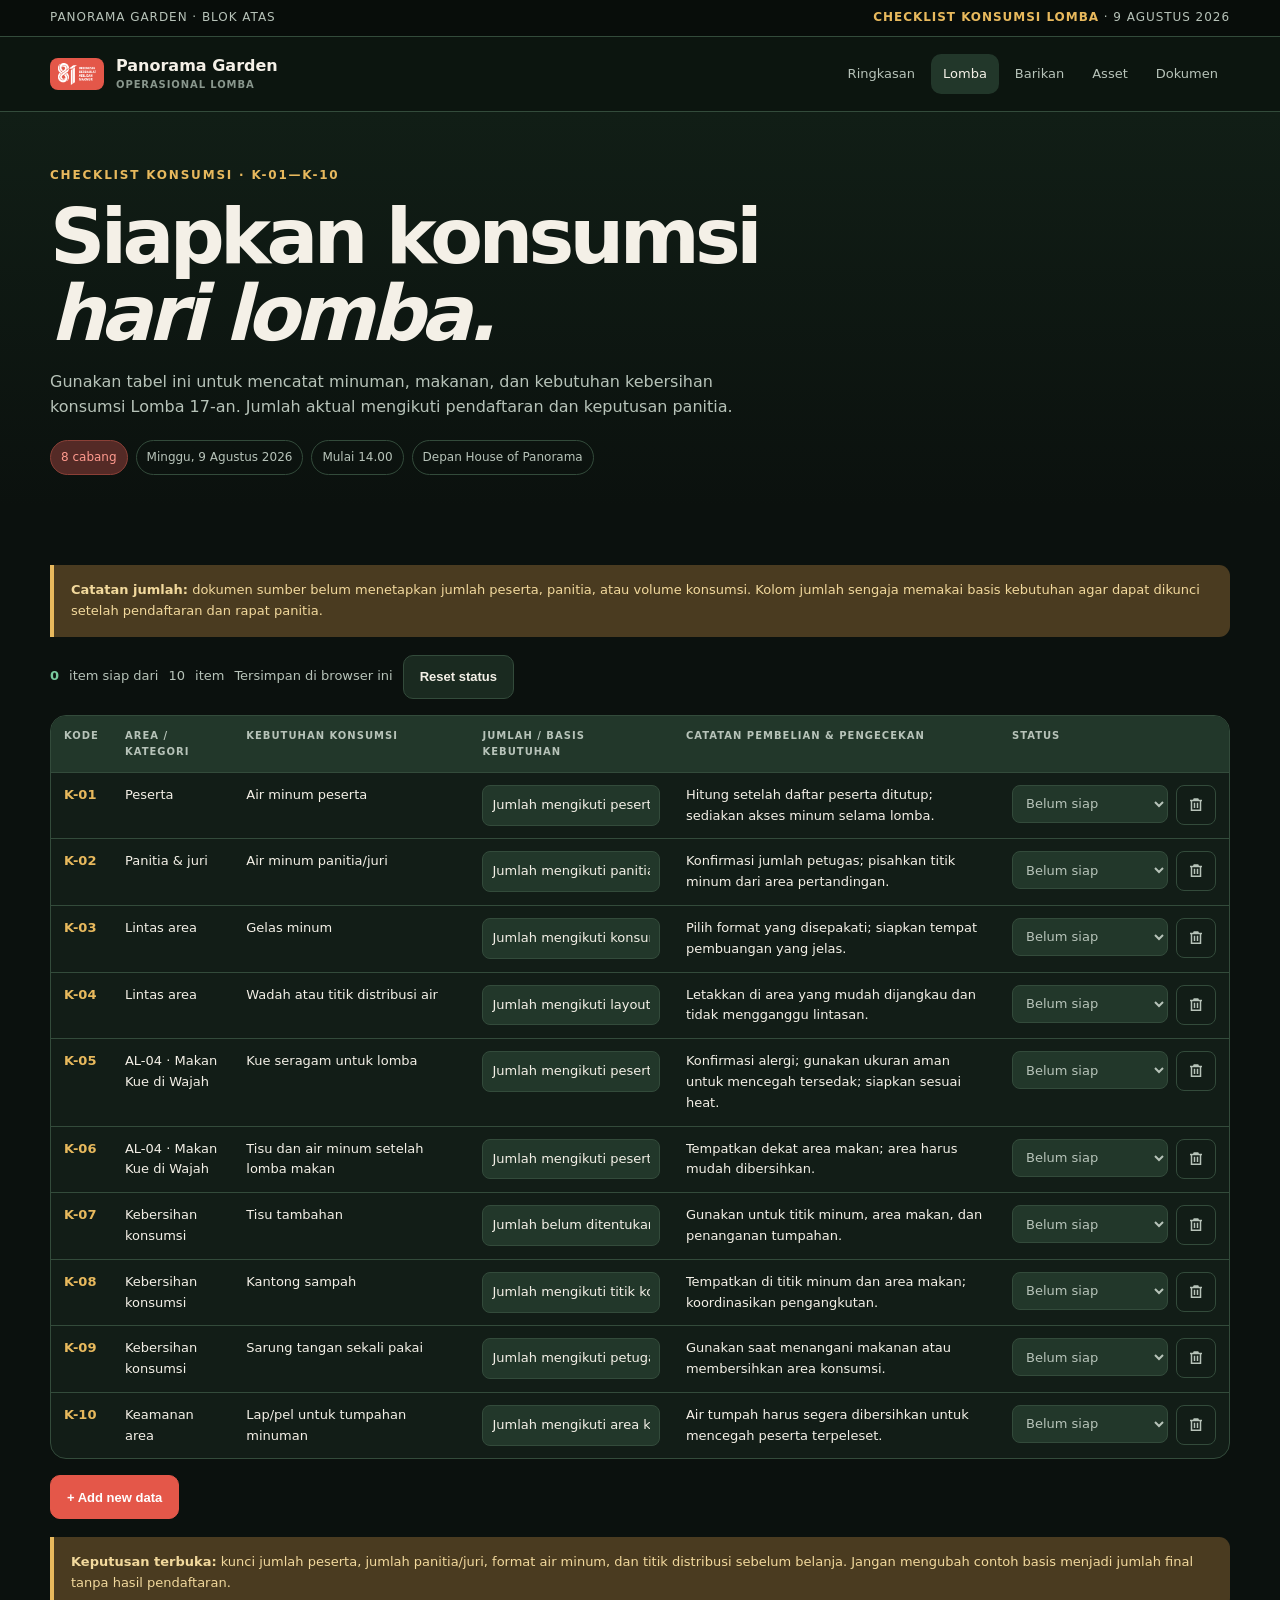
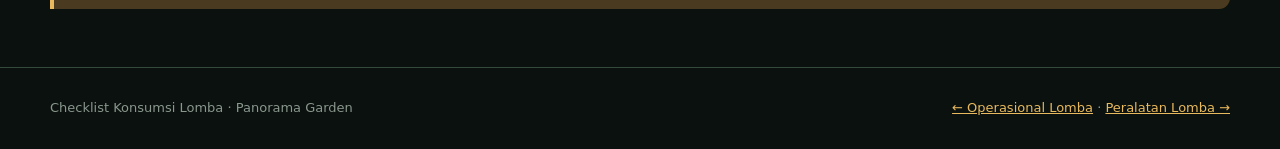
<file: konsumsi-lomba.html>
<!doctype html><html lang="id"><head><meta charset="utf-8"><meta name="viewport" content="width=device-width,initial-scale=1"><meta name="description" content="Checklist kebutuhan konsumsi Lomba 17-an Panorama Garden 2026."><title>Konsumsi Lomba · Panorama Garden</title><link rel="stylesheet" href="assets/app.css"><style>.consumption-note{margin-bottom:18px}.consumption-table{min-width:980px}.consumption-table th,.consumption-table td{padding:12px 13px}.consumption-table td:nth-child(1){white-space:nowrap;color:var(--gold);font-weight:800}.consumption-table td:nth-child(3){min-width:220px}.consumption-table td:nth-child(4){min-width:200px}.consumption-table td:nth-child(5){min-width:250px}.quantity-input{width:100%;min-width:170px;background:var(--raised2);border:1px solid var(--line);border-radius:8px;color:var(--text);padding:9px;font:inherit}.quantity-input:focus{border-color:var(--gold);outline:2px solid #e8b95d66;outline-offset:1px}.status-select{min-height:38px;background:var(--raised2);border:1px solid var(--line);border-radius:8px;color:var(--sub);padding:7px 9px;font:inherit}.status-select.status-ready{border-color:var(--green);color:var(--green)}.status-select.status-in_progress{border-color:var(--gold);color:var(--gold)}.status-select.status-blocked{border-color:var(--red);color:#ffb2a8}.row-ready td{background:#17281f}.unknown{color:#ffb2a8}.filter-summary{display:flex;align-items:center;gap:10px;flex-wrap:wrap;margin:0 0 16px;color:var(--sub);font-size:13px}.filter-summary strong{color:var(--green)}.add-consumption-form{margin:0 0 18px}.add-consumption-form .section-head{margin-bottom:16px}.add-consumption-form h2{font-size:22px}.add-fields{display:grid;grid-template-columns:repeat(2,1fr);gap:12px;margin-bottom:16px}.add-fields label{display:grid;gap:6px;color:var(--sub);font-size:13px}.add-fields input{min-height:42px;background:var(--raised2);border:1px solid var(--line);border-radius:8px;color:var(--text);padding:9px;font:inherit}.add-fields input:focus{border-color:var(--gold);outline:2px solid #e8b95d66;outline-offset:1px}.custom-row td:first-child{color:var(--gold)}.consumption-table td:last-child{white-space:nowrap}.remove-item{display:inline-grid;place-items:center;vertical-align:middle;margin-left:8px;width:40px;height:40px;padding:0;font-size:0;cursor:pointer;background:transparent;border:1px solid var(--line);border-radius:8px;color:var(--sub)}.remove-item svg{width:18px;height:18px;fill:currentColor}.remove-item:hover,.remove-item:focus-visible{border-color:var(--red);color:#ffb2a8}.confirm-dialog{max-width:420px;border:1px solid var(--line);border-radius:16px;background:var(--surface);color:var(--text);padding:24px;box-shadow:var(--shadow)}.confirm-dialog::backdrop{background:#0009}.confirm-actions{display:flex;justify-content:flex-end;gap:8px}.confirm-actions button{min-height:44px;padding:0 14px;border:1px solid var(--line);border-radius:9px;font:inherit;cursor:pointer}.add-new-data{margin-top:16px}@media(max-width:800px){.consumption-table{min-width:980px}.table-wrap{overflow-x:auto}.add-fields{grid-template-columns:1fr}}</style></head><body><div class="topbar"><div class="shell"><span>Panorama Garden · Blok Atas</span><span><strong>Checklist konsumsi lomba</strong> · 9 Agustus 2026</span></div></div><header><nav class="shell"><a class="brand" href="index.html"><img src="assets/hut-ri-81-cropped.png" alt="Logo HUT RI 81"><span>Panorama Garden<small>Operasional lomba</small></span></a><button class="menu-toggle" aria-expanded="false" aria-controls="main-nav">Menu</button><div class="navlinks" id="main-nav"><a href="index.html">Ringkasan</a><div class="nav-group active"><button class="nav-parent" type="button" aria-expanded="false" aria-controls="lomba-subnav">Lomba</button><div class="nav-submenu" id="lomba-subnav"><a href="lomba.html">Operasional Lomba</a><a href="rundown-lomba.html">Rundown Lomba</a><a href="peralatan-lomba.html">Peralatan Lomba</a><a class="active" href="konsumsi-lomba.html">Konsumsi Lomba</a><a href="hadiah-lomba.html">Hadiah Lomba</a></div></div><div class="nav-group"><button class="nav-parent" type="button" aria-expanded="false" aria-controls="barikan-subnav">Barikan</button><div class="nav-submenu" id="barikan-subnav"><a href="barikan.html">Operasional Barikan</a><a href="rundown-barikan.html">Rundown Barikan</a><a href="peralatan-barikan.html">Peralatan Barikan</a><a href="konsumsi-barikan.html">Konsumsi Barikan</a><a href="hadiah-barikan.html">Hadiah & Doorprize</a></div></div><a href="assets.html">Asset</a><a href="docs/01-planning-acara-agustusan.md">Dokumen</a></div></nav></header><main><section class="page-head"><div class="shell"><div class="eyebrow">Checklist konsumsi · K-01—K-10</div><h1>Siapkan konsumsi <em>hari lomba.</em></h1><p>Gunakan tabel ini untuk mencatat minuman, makanan, dan kebutuhan kebersihan konsumsi Lomba 17-an. Jumlah aktual mengikuti pendaftaran dan keputusan panitia.</p><div class="pills"><span class="pill red">8 cabang</span><span class="pill">Minggu, 9 Agustus 2026</span><span class="pill">Mulai 14.00</span><span class="pill">Depan House of Panorama</span></div></div></section><section><div class="shell"><div class="callout consumption-note"><strong>Catatan jumlah:</strong> dokumen sumber belum menetapkan jumlah peserta, panitia, atau volume konsumsi. Kolom jumlah sengaja memakai basis kebutuhan agar dapat dikunci setelah pendaftaran dan rapat panitia.</div><div class="filter-summary"><strong id="ready-count">0</strong> item siap dari <span id="total-count">0</span> item <span id="sync-status">Tersimpan di browser ini</span> <button class="btn secondary" id="reset-checklist" type="button">Reset status</button></div><div class="table-wrap"><table class="consumption-table"><thead><tr><th>Kode</th><th>Area / kategori</th><th>Kebutuhan konsumsi</th><th>Jumlah / basis kebutuhan</th><th>Catatan pembelian & pengecekan</th><th>Status</th></tr></thead><tbody><tr data-code="k01-participant-water"><td>K-01</td><td>Peserta</td><td>Air minum peserta</td><td class="unknown"><input class="quantity-input" value="Jumlah mengikuti peserta aktual" aria-label="Jumlah atau basis kebutuhan"></td><td>Hitung setelah daftar peserta ditutup; sediakan akses minum selama lomba.</td><td><select class="status-select" aria-label="Status air minum peserta"><option value="pending">Belum siap</option><option value="in_progress">Sedang disiapkan</option><option value="ready">Siap</option><option value="blocked">Ada kendala</option></select></td></tr><tr data-code="k02-committee-water"><td>K-02</td><td>Panitia & juri</td><td>Air minum panitia/juri</td><td class="unknown"><input class="quantity-input" value="Jumlah mengikuti panitia dan juri" aria-label="Jumlah atau basis kebutuhan"></td><td>Konfirmasi jumlah petugas; pisahkan titik minum dari area pertandingan.</td><td><select class="status-select" aria-label="Status air minum panitia dan juri"><option value="pending">Belum siap</option><option value="in_progress">Sedang disiapkan</option><option value="ready">Siap</option><option value="blocked">Ada kendala</option></select></td></tr><tr data-code="k03-cups"><td>K-03</td><td>Lintas area</td><td>Gelas minum</td><td class="unknown"><input class="quantity-input" value="Jumlah mengikuti konsumsi aktual" aria-label="Jumlah atau basis kebutuhan"></td><td>Pilih format yang disepakati; siapkan tempat pembuangan yang jelas.</td><td><select class="status-select" aria-label="Status gelas minum"><option value="pending">Belum siap</option><option value="in_progress">Sedang disiapkan</option><option value="ready">Siap</option><option value="blocked">Ada kendala</option></select></td></tr><tr data-code="k04-water-station"><td>K-04</td><td>Lintas area</td><td>Wadah atau titik distribusi air</td><td class="unknown"><input class="quantity-input" value="Jumlah mengikuti layout venue" aria-label="Jumlah atau basis kebutuhan"></td><td>Letakkan di area yang mudah dijangkau dan tidak mengganggu lintasan.</td><td><select class="status-select" aria-label="Status wadah distribusi air"><option value="pending">Belum siap</option><option value="in_progress">Sedang disiapkan</option><option value="ready">Siap</option><option value="blocked">Ada kendala</option></select></td></tr><tr data-code="k05-cake"><td>K-05</td><td>AL-04 · Makan Kue di Wajah</td><td>Kue seragam untuk lomba</td><td class="unknown"><input class="quantity-input" value="Jumlah mengikuti peserta + cadangan" aria-label="Jumlah atau basis kebutuhan"></td><td>Konfirmasi alergi; gunakan ukuran aman untuk mencegah tersedak; siapkan sesuai heat.</td><td><select class="status-select" aria-label="Status kue lomba"><option value="pending">Belum siap</option><option value="in_progress">Sedang disiapkan</option><option value="ready">Siap</option><option value="blocked">Ada kendala</option></select></td></tr><tr data-code="k06-cake-cleanup"><td>K-06</td><td>AL-04 · Makan Kue di Wajah</td><td>Tisu dan air minum setelah lomba makan</td><td class="unknown"><input class="quantity-input" value="Jumlah mengikuti peserta + cadangan" aria-label="Jumlah atau basis kebutuhan"></td><td>Tempatkan dekat area makan; area harus mudah dibersihkan.</td><td><select class="status-select" aria-label="Status tisu dan air minum"><option value="pending">Belum siap</option><option value="in_progress">Sedang disiapkan</option><option value="ready">Siap</option><option value="blocked">Ada kendala</option></select></td></tr><tr data-code="k07-tissue"><td>K-07</td><td>Kebersihan konsumsi</td><td>Tisu tambahan</td><td class="unknown"><input class="quantity-input" value="Jumlah belum ditentukan" aria-label="Jumlah atau basis kebutuhan"></td><td>Gunakan untuk titik minum, area makan, dan penanganan tumpahan.</td><td><select class="status-select" aria-label="Status tisu tambahan"><option value="pending">Belum siap</option><option value="in_progress">Sedang disiapkan</option><option value="ready">Siap</option><option value="blocked">Ada kendala</option></select></td></tr><tr data-code="k08-trash-bags"><td>K-08</td><td>Kebersihan konsumsi</td><td>Kantong sampah</td><td class="unknown"><input class="quantity-input" value="Jumlah mengikuti titik konsumsi" aria-label="Jumlah atau basis kebutuhan"></td><td>Tempatkan di titik minum dan area makan; koordinasikan pengangkutan.</td><td><select class="status-select" aria-label="Status kantong sampah"><option value="pending">Belum siap</option><option value="in_progress">Sedang disiapkan</option><option value="ready">Siap</option><option value="blocked">Ada kendala</option></select></td></tr><tr data-code="k09-gloves"><td>K-09</td><td>Kebersihan konsumsi</td><td>Sarung tangan sekali pakai</td><td class="unknown"><input class="quantity-input" value="Jumlah mengikuti petugas konsumsi" aria-label="Jumlah atau basis kebutuhan"></td><td>Gunakan saat menangani makanan atau membersihkan area konsumsi.</td><td><select class="status-select" aria-label="Status sarung tangan"><option value="pending">Belum siap</option><option value="in_progress">Sedang disiapkan</option><option value="ready">Siap</option><option value="blocked">Ada kendala</option></select></td></tr><tr data-code="k10-spill-cleanup"><td>K-10</td><td>Keamanan area</td><td>Lap/pel untuk tumpahan minuman</td><td class="unknown"><input class="quantity-input" value="Jumlah mengikuti area konsumsi" aria-label="Jumlah atau basis kebutuhan"></td><td>Air tumpah harus segera dibersihkan untuk mencegah peserta terpeleset.</td><td><select class="status-select" aria-label="Status lap atau pel"><option value="pending">Belum siap</option><option value="in_progress">Sedang disiapkan</option><option value="ready">Siap</option><option value="blocked">Ada kendala</option></select></td></tr></tbody></table></div><button class="btn primary add-new-data" id="add-new-data" type="button">+ Add new data</button><dialog class="confirm-dialog" id="confirm-dialog"><h2>Hapus item konsumsi?</h2><p id="confirm-message"></p><div class="confirm-actions"><button id="confirm-cancel" type="button">Batal</button><button id="confirm-delete" type="button">Hapus</button></div></dialog><div class="callout" style="margin-top:18px"><strong>Keputusan terbuka:</strong> kunci jumlah peserta, jumlah panitia/juri, format air minum, dan titik distribusi sebelum belanja. Jangan mengubah contoh basis menjadi jumlah final tanpa hasil pendaftaran.</div></div></section></main><footer class="footer"><div class="shell"><span>Checklist Konsumsi Lomba · Panorama Garden</span><span><a href="lomba.html">← Operasional Lomba</a> · <a href="peralatan-lomba.html">Peralatan Lomba →</a></span></div></footer><script>const menu=document.querySelector('.menu-toggle'),nav=document.querySelector('.navlinks');menu.onclick=()=>{const open=nav.classList.toggle('open');menu.setAttribute('aria-expanded',open)};nav.querySelectorAll('a').forEach(a=>a.onclick=()=>nav.classList.remove('open'));document.querySelectorAll('.nav-parent').forEach(btn=>btn.onclick=()=>{const group=btn.parentElement;const open=group.classList.toggle('open');btn.setAttribute('aria-expanded',open)});const key='panorama-consumption-checklist-v1',customKey='panorama-consumption-custom-items-v1',removedKey='panorama-consumption-removed-items-v1',tbody=document.querySelector('.consumption-table tbody'),readyEl=document.querySelector('#ready-count'),totalEl=document.querySelector('#total-count'),dialog=document.querySelector('#confirm-dialog');let rows=[],pending=null;const opts='<option value="pending">Belum siap</option><option value="in_progress">Sedang disiapkan</option><option value="ready">Siap</option><option value="blocked">Ada kendala</option>';const getRemoved=()=>new Set(JSON.parse(localStorage.getItem(removedKey)||'[]'));const saveRemoved=x=>localStorage.setItem(removedKey,JSON.stringify([...x]));const refresh=()=>rows=[...document.querySelectorAll('tr[data-code]')];const render=()=>{refresh();readyEl.textContent=rows.filter(r=>r.querySelector('select').value==='ready').length;totalEl.textContent=rows.length;rows.forEach(r=>r.classList.toggle('row-ready',r.querySelector('select').value==='ready'))};const save=()=>{const d={};rows.forEach(r=>d[r.dataset.code]={status:r.querySelector('select').value,quantity:r.querySelector('.quantity-input').value});localStorage.setItem(key,JSON.stringify(d))};const saveCustom=()=>localStorage.setItem(customKey,JSON.stringify(rows.filter(r=>r.classList.contains('custom-row')).map(r=>({code:r.dataset.code,name:r.dataset.name,category:r.dataset.category,quantity:r.querySelector('.quantity-input').value,note:r.dataset.note}))));const bind=row=>{row.querySelector('select').onchange=()=>{render();save()};row.querySelector('.quantity-input').onchange=save;const b=document.createElement('button');b.className='remove-item';b.type='button';b.title='Hapus item';b.setAttribute('aria-label','Hapus '+(row.dataset.name||row.children[2].textContent));b.innerHTML='<svg viewBox="0 0 24 24" aria-hidden="true"><path d="M9 3h6l1 2h4v2h-1v13H5V7H4V5h4l1-2Zm-2 4v11h10V7H7Zm2 2h2v7H9V9Zm4 0h2v7h-2V9Z"/></svg>';b.onclick=()=>{pending=row;document.querySelector('#confirm-message').textContent='Hapus '+row.dataset.name+' dari daftar?';dialog.showModal()};row.querySelector('td:last-child').append(b)};const add=x=>{const r=document.createElement('tr');r.dataset.code=x.code;r.dataset.name=x.name;r.dataset.category=x.category;r.dataset.note=x.note||'';r.className='custom-row';r.innerHTML='<td>'+x.code+'</td><td>'+x.category+'</td><td>'+x.name+'</td><td><input class="quantity-input" value="'+x.quantity+'"></td><td>'+x.note+'</td><td><select>'+opts+'</select></td>';tbody.append(r);bind(r)};const load=()=>{const rm=getRemoved();document.querySelectorAll('tr[data-code]').forEach(r=>{if(rm.has(r.dataset.code))r.remove()});refresh();const d=JSON.parse(localStorage.getItem(key)||'{}');rows.forEach(r=>{if(d[r.dataset.code]){r.querySelector('select').value=d[r.dataset.code].status;r.querySelector('.quantity-input').value=d[r.dataset.code].quantity}});JSON.parse(localStorage.getItem(customKey)||'[]').filter(x=>!rm.has(x.code)).forEach(add)};document.querySelector('#confirm-cancel').onclick=()=>{pending=null;dialog.close()};document.querySelector('#confirm-delete').onclick=()=>{if(pending){const x=getRemoved();x.add(pending.dataset.code);saveRemoved(x);pending.remove();save();saveCustom();render()}pending=null;dialog.close()};document.querySelector('#add-new-data').onclick=()=>{if(document.querySelector('#new-data-row'))return;const r=document.createElement('tr');r.id='new-data-row';r.innerHTML='<td>BARU</td><td><input id="new-cat" class="quantity-input" placeholder="Area / kategori"></td><td><input id="new-name" class="quantity-input" placeholder="Nama kebutuhan"></td><td><input id="new-qty" class="quantity-input" placeholder="Jumlah / basis"></td><td><input id="new-note" class="quantity-input" placeholder="Catatan pembelian"></td><td><button id="save-new" class="btn primary" type="button">Simpan</button><br><button id="cancel-new" class="remove-item" type="button" aria-label="Batal">×</button></td>';tbody.append(r);document.querySelector('#new-name').focus();document.querySelector('#cancel-new').onclick=()=>r.remove();document.querySelector('#save-new').onclick=()=>{const x={code:'K-CUSTOM-'+Date.now(),name:document.querySelector('#new-name').value.trim(),category:document.querySelector('#new-cat').value.trim(),quantity:document.querySelector('#new-qty').value.trim(),note:document.querySelector('#new-note').value.trim()};if(!x.name||!x.category||!x.quantity)return;add(x);r.remove();saveCustom();render()}};load();render();rows.forEach(bind);document.querySelector('#reset-checklist').onclick=()=>{rows.forEach(r=>r.querySelector('select').value='pending');localStorage.removeItem(key);render()};</script></body></html>
</file>
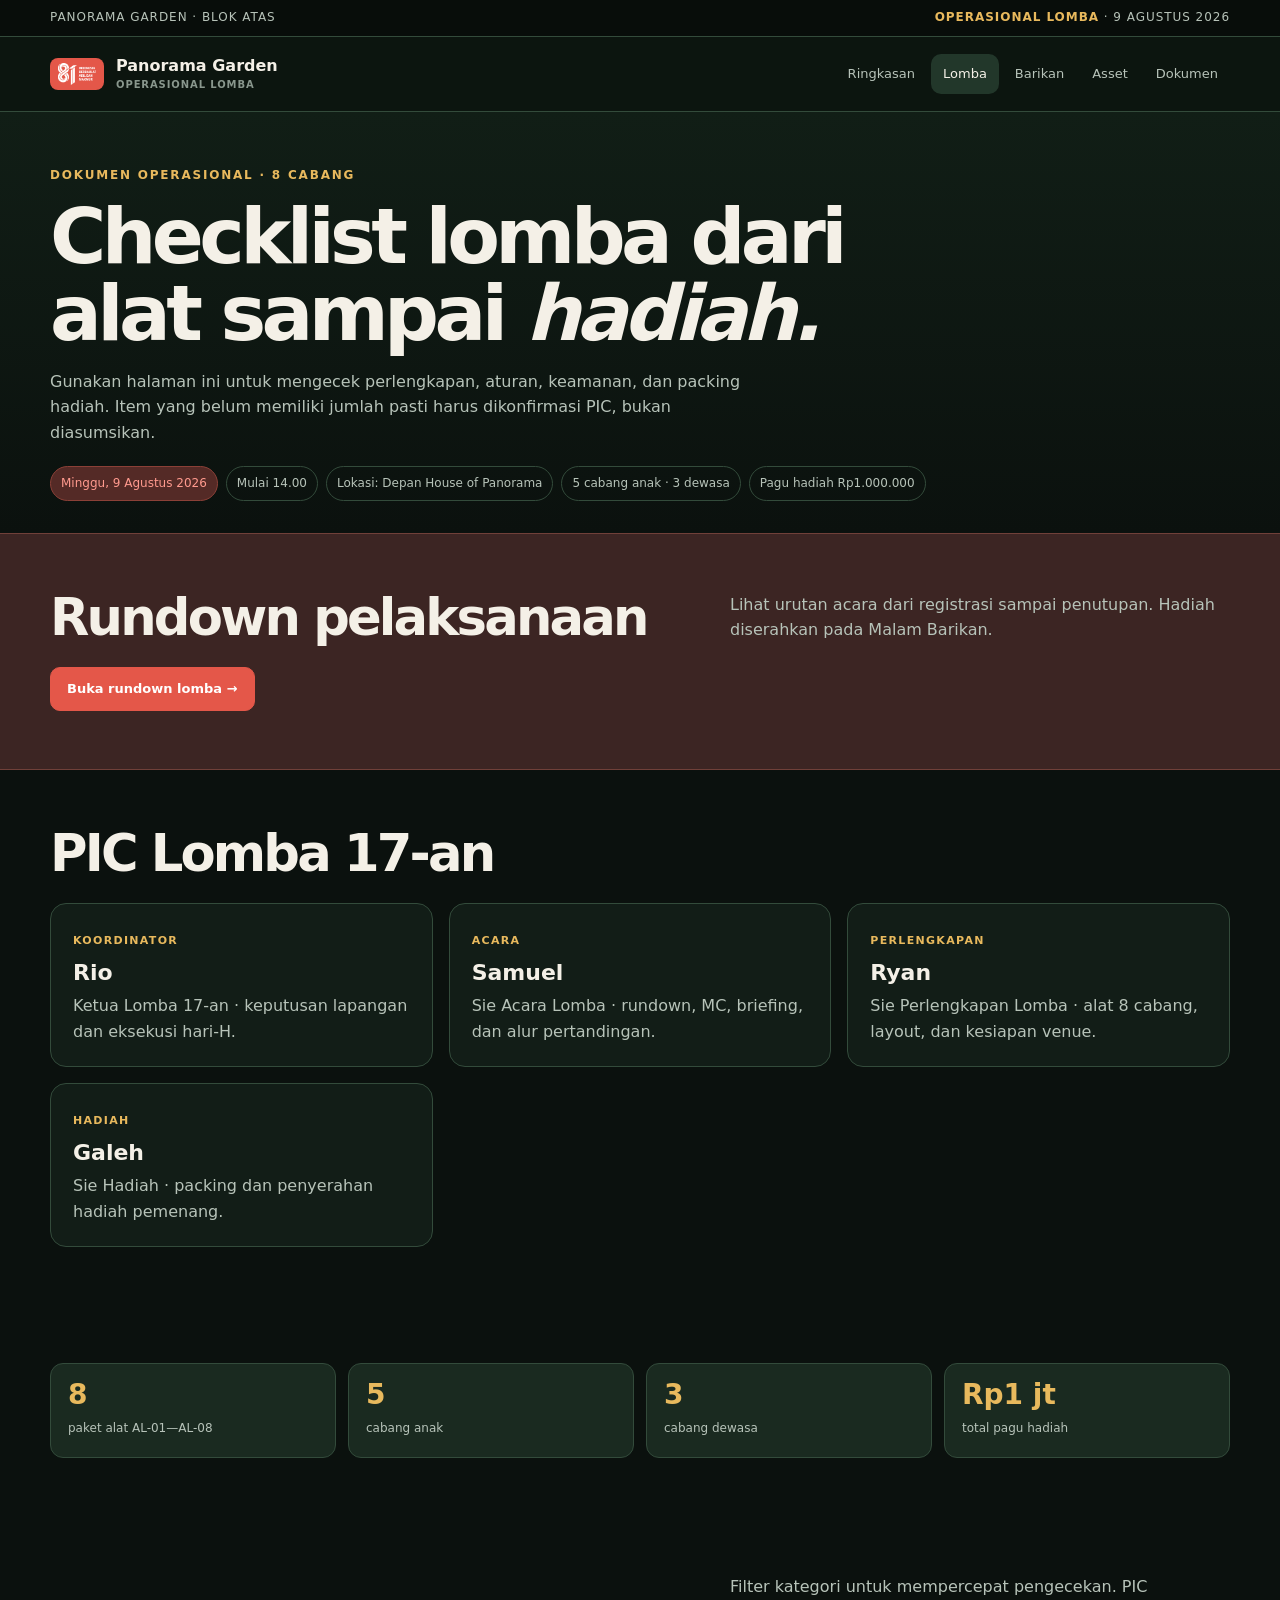
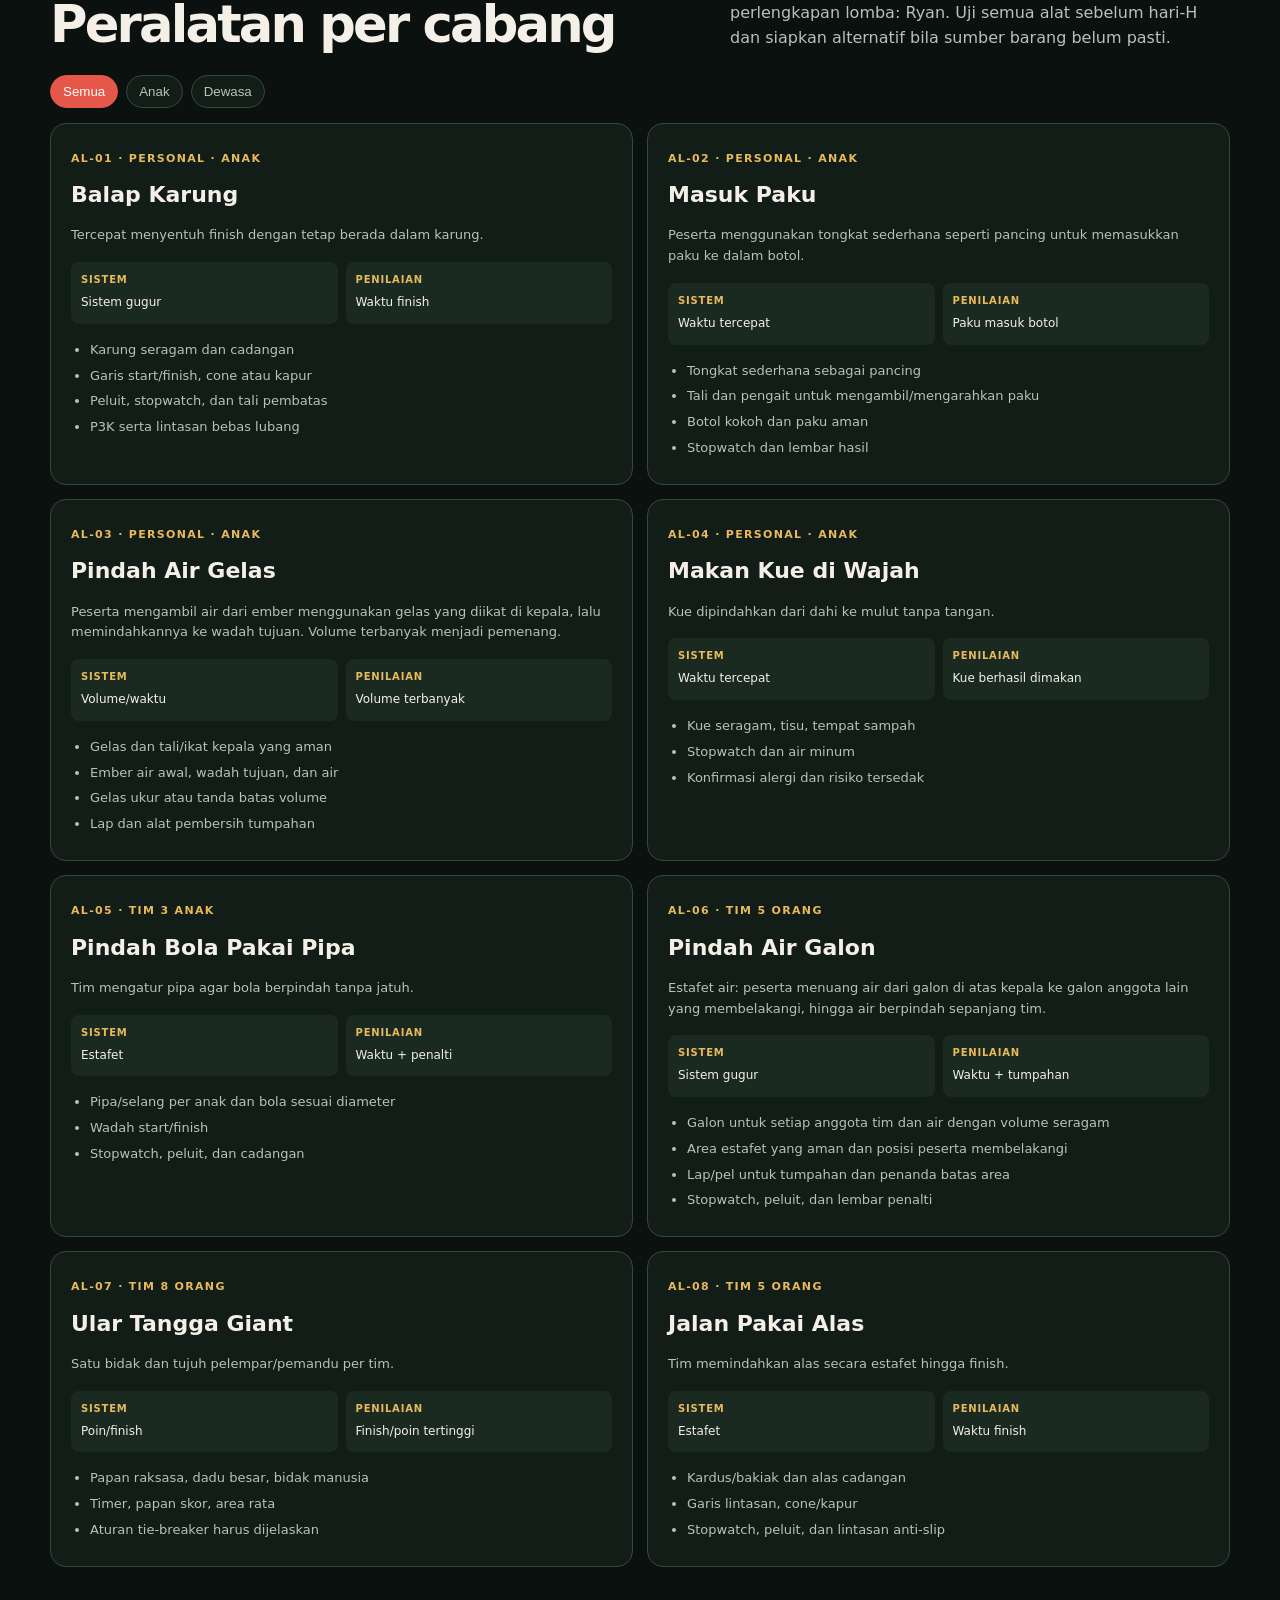
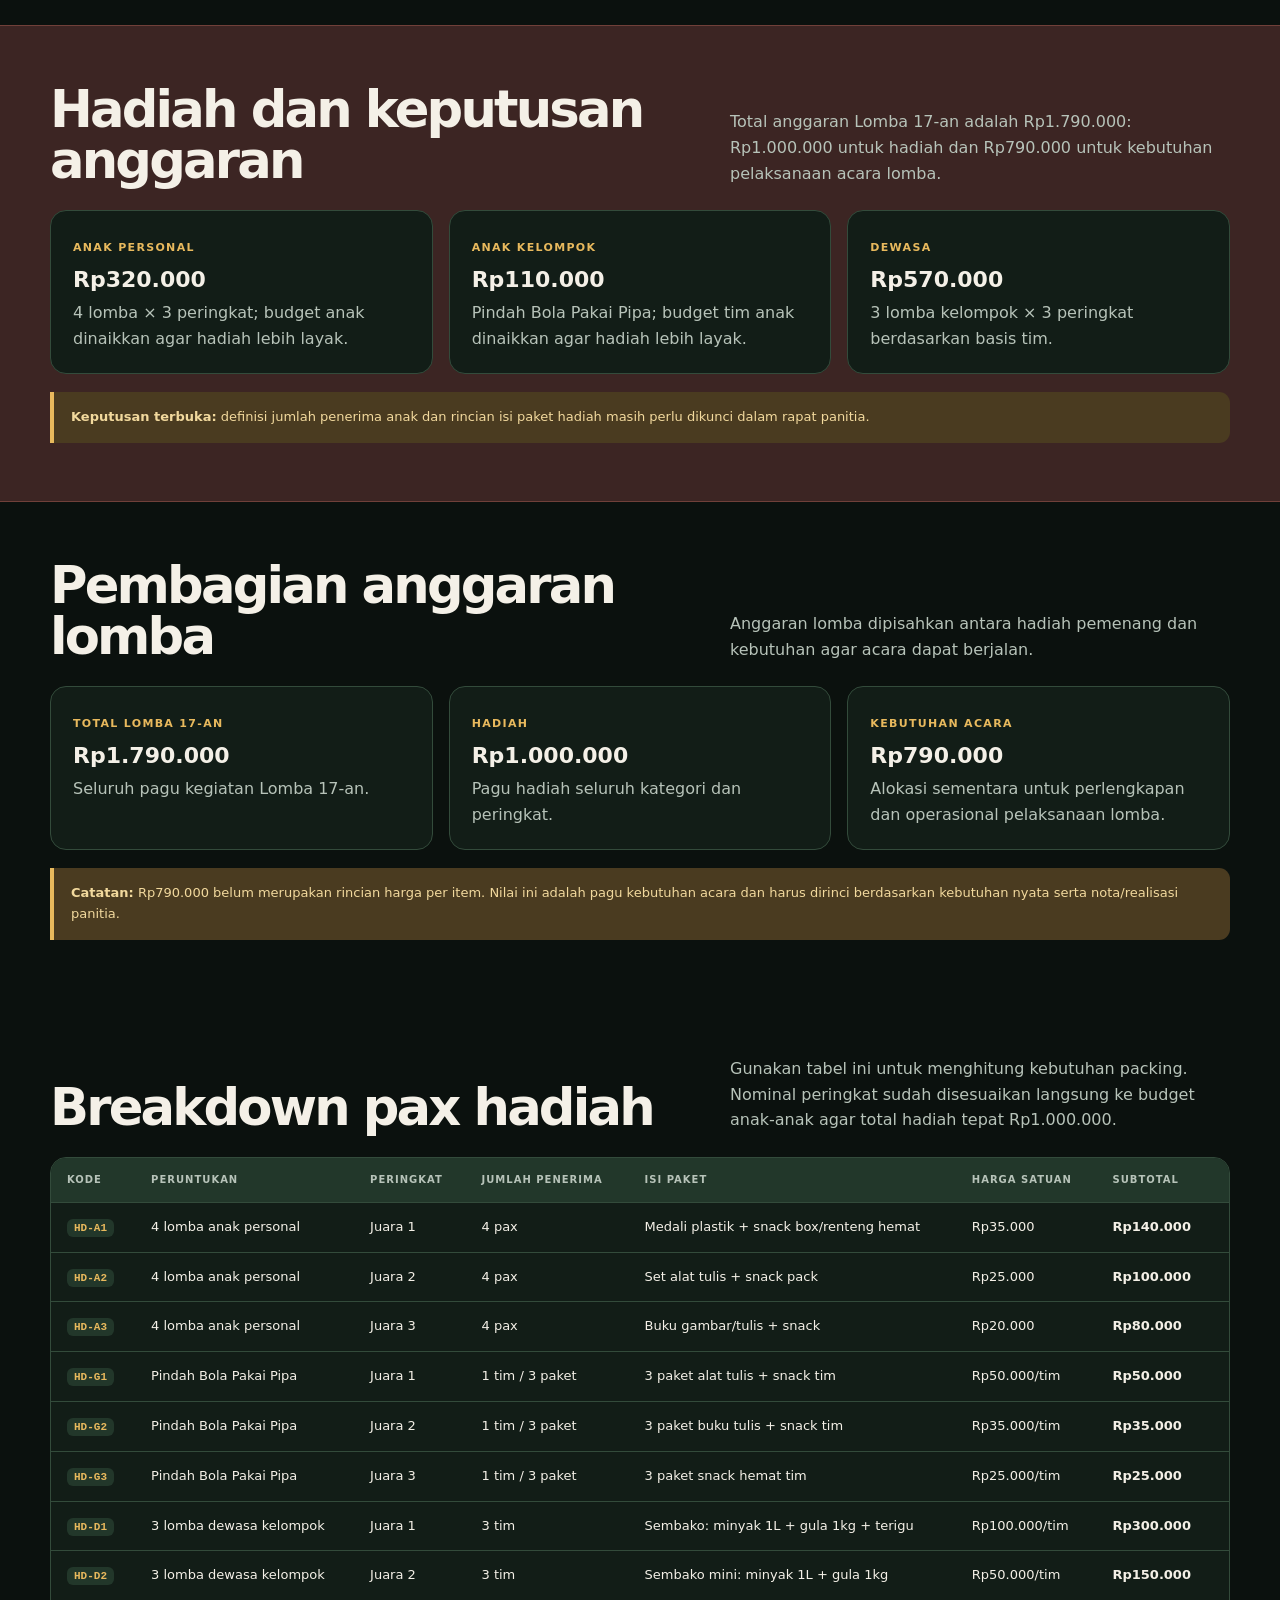
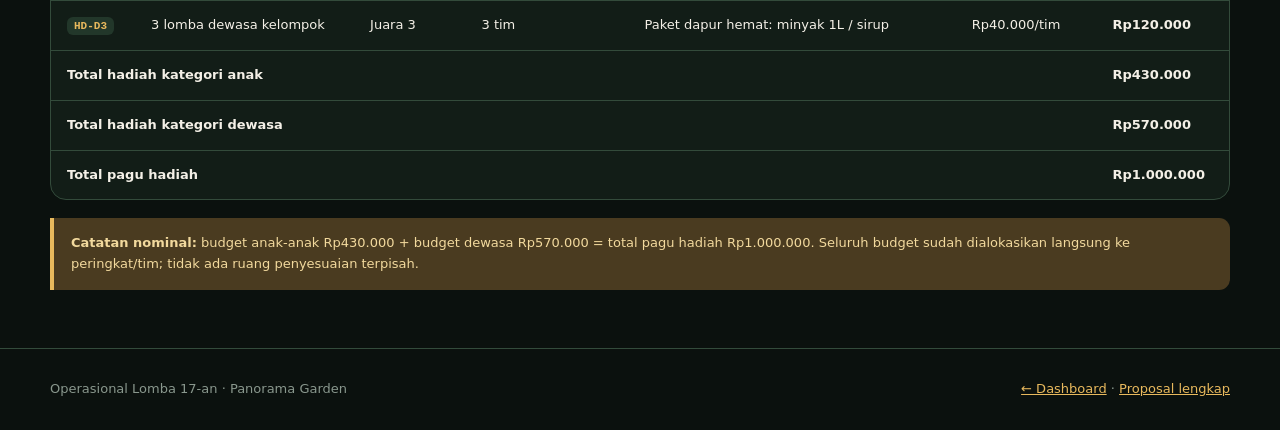
<file: lomba.html>
<!doctype html><html lang="id"><head><meta charset="utf-8"><meta name="viewport" content="width=device-width,initial-scale=1"><meta name="description" content="Checklist operasional Lomba 17-an Panorama Garden 2026."><title>Operasional Lomba · Panorama Garden</title><link rel="stylesheet" href="assets/app.css"></head><body><div class="topbar"><div class="shell"><span>Panorama Garden · Blok Atas</span><span><strong>Operasional lomba</strong> · 9 Agustus 2026</span></div></div><header><nav class="shell"><a class="brand" href="index.html"><img src="assets/hut-ri-81-cropped.png" alt="Logo HUT RI 81"><span>Panorama Garden<small>Operasional lomba</small></span></a><button class="menu-toggle" aria-expanded="false" aria-controls="main-nav">Menu</button><div class="navlinks" id="main-nav"><a href="index.html">Ringkasan</a><div class="nav-group active"><button class="nav-parent" type="button" aria-expanded="false" aria-controls="lomba-subnav">Lomba</button><div class="nav-submenu" id="lomba-subnav"><a class="active" href="lomba.html">Operasional Lomba</a><a href="rundown-lomba.html">Rundown Lomba</a><a href="peralatan-lomba.html">Peralatan Lomba</a><a href="konsumsi-lomba.html">Konsumsi Lomba</a><a href="hadiah-lomba.html">Hadiah Lomba</a></div></div><div class="nav-group"><button class="nav-parent" type="button" aria-expanded="false" aria-controls="barikan-subnav">Barikan</button><div class="nav-submenu" id="barikan-subnav"><a href="barikan.html">Operasional Barikan</a><a href="rundown-barikan.html">Rundown Barikan</a><a href="peralatan-barikan.html">Peralatan Barikan</a><a href="konsumsi-barikan.html">Konsumsi Barikan</a><a href="hadiah-barikan.html">Hadiah & Doorprize</a></div></div><a href="assets.html">Asset</a><a href="docs/01-planning-acara-agustusan.md">Dokumen</a></div></nav></header><main><section class="page-head"><div class="shell"><div class="eyebrow">Dokumen operasional · 8 cabang</div><h1>Checklist lomba dari alat sampai <em>hadiah.</em></h1><p>Gunakan halaman ini untuk mengecek perlengkapan, aturan, keamanan, dan packing hadiah. Item yang belum memiliki jumlah pasti harus dikonfirmasi PIC, bukan diasumsikan.</p><div class="pills"><span class="pill red">Minggu, 9 Agustus 2026</span><span class="pill">Mulai 14.00</span><span class="pill">Lokasi: Depan House of Panorama</span><span class="pill">5 cabang anak · 3 dewasa</span><span class="pill">Pagu hadiah Rp1.000.000</span></div></div></section><section class="band"><div class="shell"><div class="section-head"><h2>Rundown pelaksanaan</h2><p>Lihat urutan acara dari registrasi sampai penutupan. Hadiah diserahkan pada Malam Barikan.</p></div><a class="btn primary" href="rundown-lomba.html">Buka rundown lomba →</a></div></section><section id="pic-lomba"><div class="shell"><div class="section-head"><h2>PIC Lomba 17-an</h2></div><div class="grid3"><div class="card"><span class="num">KOORDINATOR</span><h3>Rio</h3><p>Ketua Lomba 17-an · keputusan lapangan dan eksekusi hari-H.</p></div><div class="card"><span class="num">ACARA</span><h3>Samuel</h3><p>Sie Acara Lomba · rundown, MC, briefing, dan alur pertandingan.</p></div><div class="card"><span class="num">PERLENGKAPAN</span><h3>Ryan</h3><p>Sie Perlengkapan Lomba · alat 8 cabang, layout, dan kesiapan venue.</p></div><div class="card"><span class="num">HADIAH</span><h3>Galeh</h3><p>Sie Hadiah · packing dan penyerahan hadiah pemenang.</p></div></div></div></section><section><div class="shell"><div class="summary"><div class="metric"><strong>8</strong><span>paket alat AL-01—AL-08</span></div><div class="metric"><strong>5</strong><span>cabang anak</span></div><div class="metric"><strong>3</strong><span>cabang dewasa</span></div><div class="metric"><strong>Rp1 jt</strong><span>total pagu hadiah</span></div></div></div></section><section id="peralatan"><div class="shell"><div class="section-head"><h2>Peralatan per cabang</h2><p>Filter kategori untuk mempercepat pengecekan. PIC perlengkapan lomba: Ryan. Uji semua alat sebelum hari-H dan siapkan alternatif bila sumber barang belum pasti.</p></div><div class="filters"><button class="active" data-filter="all">Semua</button><button data-filter="anak">Anak</button><button data-filter="dewasa">Dewasa</button></div><div class="race-grid"><article class="race-card" data-cat="anak"><span class="num">AL-01 · PERSONAL · ANAK</span><h3>Balap Karung</h3><p>Tercepat menyentuh finish dengan tetap berada dalam karung.</p><div class="race-meta"><div><b>Sistem</b><span>Sistem gugur</span></div><div><b>Penilaian</b><span>Waktu finish</span></div></div><ul><li>Karung seragam dan cadangan</li><li>Garis start/finish, cone atau kapur</li><li>Peluit, stopwatch, dan tali pembatas</li><li>P3K serta lintasan bebas lubang</li></ul></article><article class="race-card" data-cat="anak"><span class="num">AL-02 · PERSONAL · ANAK</span><h3>Masuk Paku</h3><p>Peserta menggunakan tongkat sederhana seperti pancing untuk memasukkan paku ke dalam botol.</p><div class="race-meta"><div><b>Sistem</b><span>Waktu tercepat</span></div><div><b>Penilaian</b><span>Paku masuk botol</span></div></div><ul><li>Tongkat sederhana sebagai pancing</li><li>Tali dan pengait untuk mengambil/mengarahkan paku</li><li>Botol kokoh dan paku aman</li><li>Stopwatch dan lembar hasil</li></ul></article><article class="race-card" data-cat="anak"><span class="num">AL-03 · PERSONAL · ANAK</span><h3>Pindah Air Gelas</h3><p>Peserta mengambil air dari ember menggunakan gelas yang diikat di kepala, lalu memindahkannya ke wadah tujuan. Volume terbanyak menjadi pemenang.</p><div class="race-meta"><div><b>Sistem</b><span>Volume/waktu</span></div><div><b>Penilaian</b><span>Volume terbanyak</span></div></div><ul><li>Gelas dan tali/ikat kepala yang aman</li><li>Ember air awal, wadah tujuan, dan air</li><li>Gelas ukur atau tanda batas volume</li><li>Lap dan alat pembersih tumpahan</li></ul></article><article class="race-card" data-cat="anak"><span class="num">AL-04 · PERSONAL · ANAK</span><h3>Makan Kue di Wajah</h3><p>Kue dipindahkan dari dahi ke mulut tanpa tangan.</p><div class="race-meta"><div><b>Sistem</b><span>Waktu tercepat</span></div><div><b>Penilaian</b><span>Kue berhasil dimakan</span></div></div><ul><li>Kue seragam, tisu, tempat sampah</li><li>Stopwatch dan air minum</li><li>Konfirmasi alergi dan risiko tersedak</li></ul></article><article class="race-card" data-cat="anak"><span class="num">AL-05 · TIM 3 ANAK</span><h3>Pindah Bola Pakai Pipa</h3><p>Tim mengatur pipa agar bola berpindah tanpa jatuh.</p><div class="race-meta"><div><b>Sistem</b><span>Estafet</span></div><div><b>Penilaian</b><span>Waktu + penalti</span></div></div><ul><li>Pipa/selang per anak dan bola sesuai diameter</li><li>Wadah start/finish</li><li>Stopwatch, peluit, dan cadangan</li></ul></article><article class="race-card" data-cat="dewasa"><span class="num">AL-06 · TIM 5 ORANG</span><h3>Pindah Air Galon</h3><p>Estafet air: peserta menuang air dari galon di atas kepala ke galon anggota lain yang membelakangi, hingga air berpindah sepanjang tim.</p><div class="race-meta"><div><b>Sistem</b><span>Sistem gugur</span></div><div><b>Penilaian</b><span>Waktu + tumpahan</span></div></div><ul><li>Galon untuk setiap anggota tim dan air dengan volume seragam</li><li>Area estafet yang aman dan posisi peserta membelakangi</li><li>Lap/pel untuk tumpahan dan penanda batas area</li><li>Stopwatch, peluit, dan lembar penalti</li></ul></article><article class="race-card" data-cat="dewasa"><span class="num">AL-07 · TIM 8 ORANG</span><h3>Ular Tangga Giant</h3><p>Satu bidak dan tujuh pelempar/pemandu per tim.</p><div class="race-meta"><div><b>Sistem</b><span>Poin/finish</span></div><div><b>Penilaian</b><span>Finish/poin tertinggi</span></div></div><ul><li>Papan raksasa, dadu besar, bidak manusia</li><li>Timer, papan skor, area rata</li><li>Aturan tie-breaker harus dijelaskan</li></ul></article><article class="race-card" data-cat="dewasa"><span class="num">AL-08 · TIM 5 ORANG</span><h3>Jalan Pakai Alas</h3><p>Tim memindahkan alas secara estafet hingga finish.</p><div class="race-meta"><div><b>Sistem</b><span>Estafet</span></div><div><b>Penilaian</b><span>Waktu finish</span></div></div><ul><li>Kardus/bakiak dan alas cadangan</li><li>Garis lintasan, cone/kapur</li><li>Stopwatch, peluit, dan lintasan anti-slip</li></ul></article></div></div></section><section class="band" id="hadiah"><div class="shell"><div class="section-head"><h2>Hadiah dan keputusan anggaran</h2><p>Total anggaran Lomba 17-an adalah Rp1.790.000: Rp1.000.000 untuk hadiah dan Rp790.000 untuk kebutuhan pelaksanaan acara lomba.</p></div><div class="grid3"><div class="card"><span class="num">ANAK PERSONAL</span><h3>Rp320.000</h3><p>4 lomba × 3 peringkat; budget anak dinaikkan agar hadiah lebih layak.</p></div><div class="card"><span class="num">ANAK KELOMPOK</span><h3>Rp110.000</h3><p>Pindah Bola Pakai Pipa; budget tim anak dinaikkan agar hadiah lebih layak.</p></div><div class="card"><span class="num">DEWASA</span><h3>Rp570.000</h3><p>3 lomba kelompok × 3 peringkat berdasarkan basis tim.</p></div></div><div class="callout" style="margin-top:18px"><strong>Keputusan terbuka:</strong> definisi jumlah penerima anak dan rincian isi paket hadiah masih perlu dikunci dalam rapat panitia.</div></div></section><section id="anggaran-lomba"><div class="shell"><div class="section-head"><h2>Pembagian anggaran lomba</h2><p>Anggaran lomba dipisahkan antara hadiah pemenang dan kebutuhan agar acara dapat berjalan.</p></div><div class="grid3"><div class="card"><span class="num">TOTAL LOMBA 17-AN</span><h3>Rp1.790.000</h3><p>Seluruh pagu kegiatan Lomba 17-an.</p></div><div class="card"><span class="num">HADIAH</span><h3>Rp1.000.000</h3><p>Pagu hadiah seluruh kategori dan peringkat.</p></div><div class="card"><span class="num">KEBUTUHAN ACARA</span><h3>Rp790.000</h3><p>Alokasi sementara untuk perlengkapan dan operasional pelaksanaan lomba.</p></div></div><div class="callout" style="margin-top:18px"><strong>Catatan:</strong> Rp790.000 belum merupakan rincian harga per item. Nilai ini adalah pagu kebutuhan acara dan harus dirinci berdasarkan kebutuhan nyata serta nota/realisasi panitia.</div></div></section><section id="breakdown-hadiah"><div class="shell"><div class="section-head"><h2>Breakdown pax hadiah</h2><p>Gunakan tabel ini untuk menghitung kebutuhan packing. Nominal peringkat sudah disesuaikan langsung ke budget anak-anak agar total hadiah tepat Rp1.000.000.</p></div><div class="table-wrap"><table><thead><tr><th>Kode</th><th>Peruntukan</th><th>Peringkat</th><th>Jumlah penerima</th><th>Isi paket</th><th>Harga satuan</th><th>Subtotal</th></tr></thead><tbody><tr><td><span class="code">HD-A1</span></td><td>4 lomba anak personal</td><td>Juara 1</td><td>4 pax</td><td>Medali plastik + snack box/renteng hemat</td><td>Rp35.000</td><td><strong>Rp140.000</strong></td></tr><tr><td><span class="code">HD-A2</span></td><td>4 lomba anak personal</td><td>Juara 2</td><td>4 pax</td><td>Set alat tulis + snack pack</td><td>Rp25.000</td><td><strong>Rp100.000</strong></td></tr><tr><td><span class="code">HD-A3</span></td><td>4 lomba anak personal</td><td>Juara 3</td><td>4 pax</td><td>Buku gambar/tulis + snack</td><td>Rp20.000</td><td><strong>Rp80.000</strong></td></tr><tr><td><span class="code">HD-G1</span></td><td>Pindah Bola Pakai Pipa</td><td>Juara 1</td><td>1 tim / 3 paket</td><td>3 paket alat tulis + snack tim</td><td>Rp50.000/tim</td><td><strong>Rp50.000</strong></td></tr><tr><td><span class="code">HD-G2</span></td><td>Pindah Bola Pakai Pipa</td><td>Juara 2</td><td>1 tim / 3 paket</td><td>3 paket buku tulis + snack tim</td><td>Rp35.000/tim</td><td><strong>Rp35.000</strong></td></tr><tr><td><span class="code">HD-G3</span></td><td>Pindah Bola Pakai Pipa</td><td>Juara 3</td><td>1 tim / 3 paket</td><td>3 paket snack hemat tim</td><td>Rp25.000/tim</td><td><strong>Rp25.000</strong></td></tr><tr><td><span class="code">HD-D1</span></td><td>3 lomba dewasa kelompok</td><td>Juara 1</td><td>3 tim</td><td>Sembako: minyak 1L + gula 1kg + terigu</td><td>Rp100.000/tim</td><td><strong>Rp300.000</strong></td></tr><tr><td><span class="code">HD-D2</span></td><td>3 lomba dewasa kelompok</td><td>Juara 2</td><td>3 tim</td><td>Sembako mini: minyak 1L + gula 1kg</td><td>Rp50.000/tim</td><td><strong>Rp150.000</strong></td></tr><tr><td><span class="code">HD-D3</span></td><td>3 lomba dewasa kelompok</td><td>Juara 3</td><td>3 tim</td><td>Paket dapur hemat: minyak 1L / sirup</td><td>Rp40.000/tim</td><td><strong>Rp120.000</strong></td></tr><tr><td colspan="6"><strong>Total hadiah kategori anak</strong></td><td><strong>Rp430.000</strong></td></tr><tr><td colspan="6"><strong>Total hadiah kategori dewasa</strong></td><td><strong>Rp570.000</strong></td></tr><tr><td colspan="6"><strong>Total pagu hadiah</strong></td><td><strong>Rp1.000.000</strong></td></tr></tbody></table></div><div class="callout" style="margin-top:18px"><strong>Catatan nominal:</strong> budget anak-anak Rp430.000 + budget dewasa Rp570.000 = total pagu hadiah Rp1.000.000. Seluruh budget sudah dialokasikan langsung ke peringkat/tim; tidak ada ruang penyesuaian terpisah.</div></div></section></main><footer class="footer"><div class="shell"><span>Operasional Lomba 17-an · Panorama Garden</span><span><a href="index.html">← Dashboard</a> · <a href="docs/02-proposal-resume-lomba-17an.md">Proposal lengkap</a></span></div></footer><script>const b=document.querySelector('.menu-toggle'),n=document.querySelector('.navlinks');b.onclick=()=>{let o=n.classList.toggle('open');b.setAttribute('aria-expanded',o)};n.querySelectorAll('a').forEach(a=>a.onclick=()=>n.classList.remove('open'));document.querySelectorAll('.filters button').forEach(btn=>btn.onclick=()=>{document.querySelectorAll('.filters button').forEach(x=>x.classList.remove('active'));btn.classList.add('active');document.querySelectorAll('.race-card').forEach(c=>c.style.display=btn.dataset.filter==='all'||c.dataset.cat===btn.dataset.filter?'block':'none')});document.querySelectorAll('.nav-parent').forEach(btn=>btn.onclick=()=>{let group=btn.parentElement;let open=group.classList.toggle('open');btn.setAttribute('aria-expanded',open)});</script></body></html>
</file>
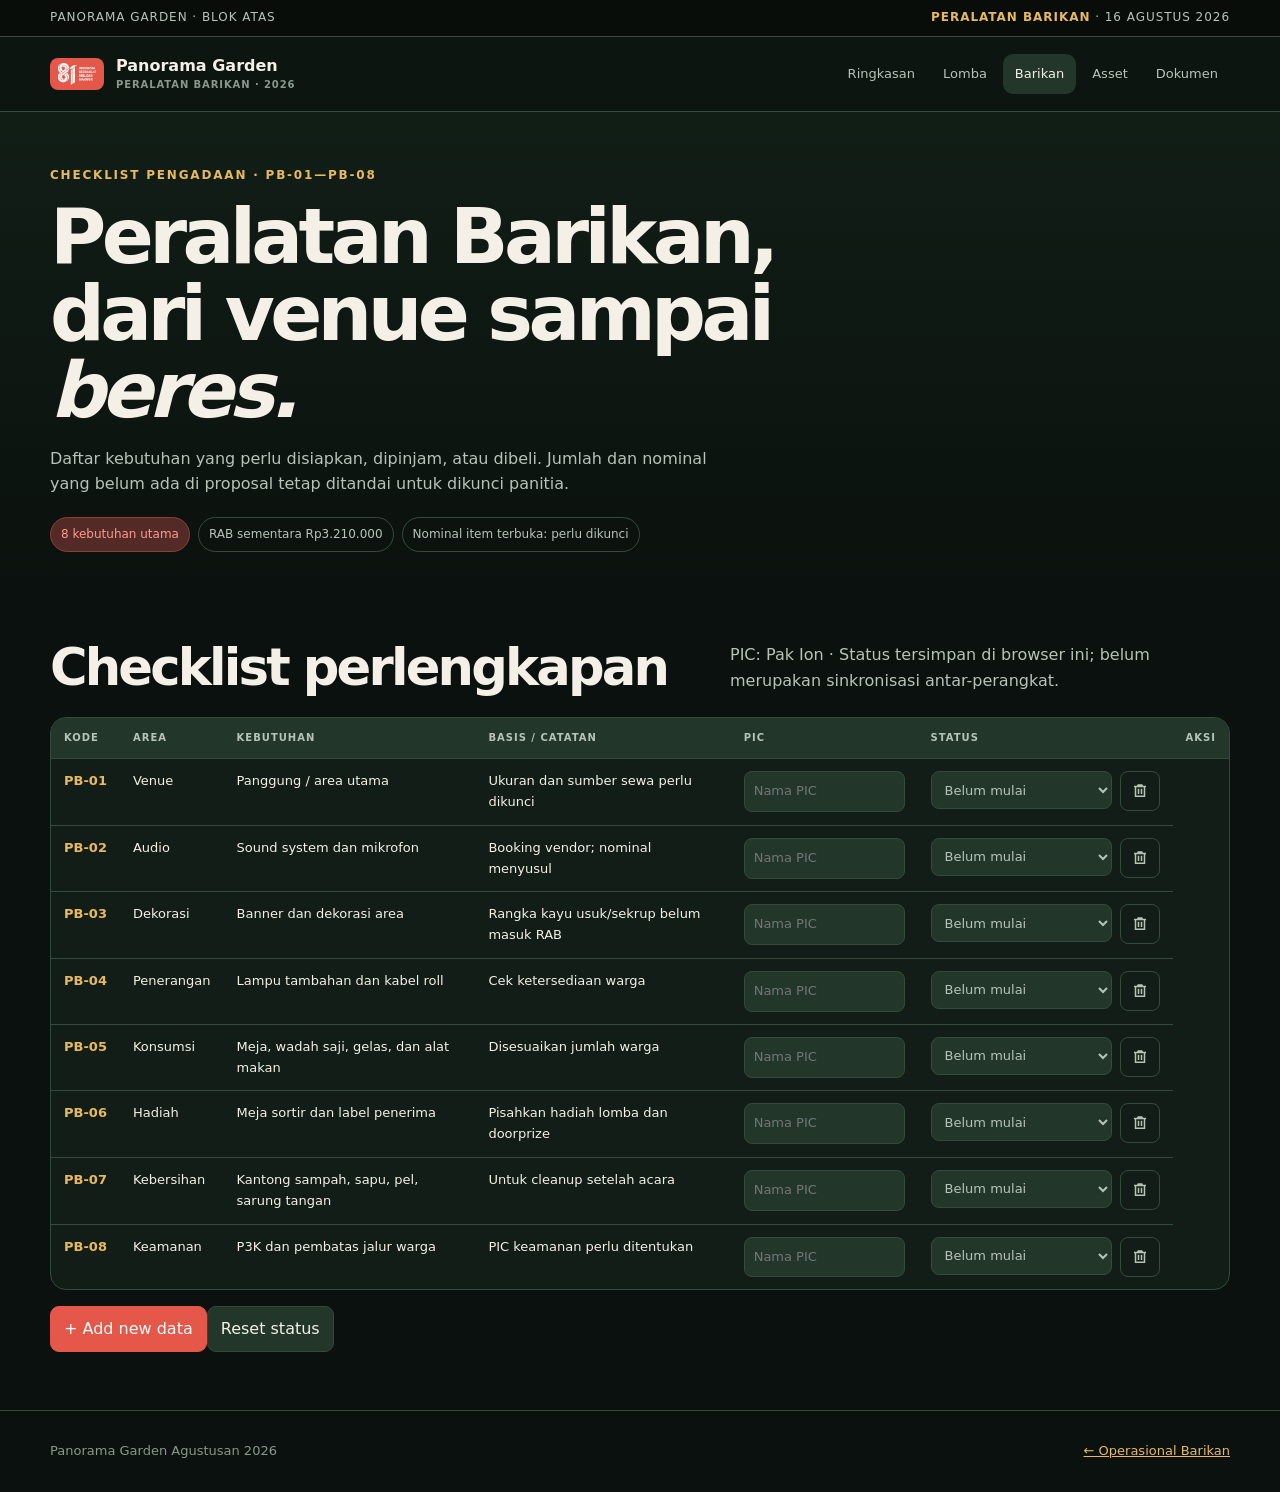
<file: peralatan-barikan.html>
<!doctype html><html lang="id"><head><meta charset="utf-8"><meta name="viewport" content="width=device-width,initial-scale=1"><meta name="description" content="Checklist perlengkapan venue dan pelaksanaan Malam Barikan Panorama Garden 2026."><title>Peralatan Barikan · Panorama Garden</title><link rel="stylesheet" href="assets/app.css"><style>.barikan-table{min-width:900px}.barikan-table th,.barikan-table td{padding:12px 13px}.barikan-table td:first-child{white-space:nowrap;color:var(--gold);font-weight:800}.status-select{min-height:38px;background:var(--raised2);border:1px solid var(--line);border-radius:8px;color:var(--sub);padding:7px 9px;font:inherit}.status-select.status-ready{border-color:var(--green);color:var(--green)}.row-ready td{background:#17281f}.barikan-note{margin-bottom:18px} .editable-table th:last-child,.editable-table td:last-child{white-space:nowrap}.editable-table td:nth-child(3){min-width:220px}.editable-table td:nth-child(4){min-width:220px}.editable-table td:nth-child(5){min-width:170px}.editable-table td:nth-child(6){min-width:170px}.pic-input{width:100%;min-width:140px;background:var(--raised2);border:1px solid var(--line);border-radius:8px;color:var(--text);padding:9px;font:inherit}.pic-input:focus{border-color:var(--gold);outline:2px solid #e8b95e66;outline-offset:1px}.quantity-input{width:100%;min-width:150px;background:var(--raised2);border:1px solid var(--line);border-radius:8px;color:var(--text);padding:9px;font:inherit}.quantity-input:focus,.status-select:focus{border-color:var(--gold);outline:2px solid #e8b95d66;outline-offset:1px}.remove-item{display:inline-grid;place-items:center;vertical-align:middle;margin-left:8px;width:40px;height:40px;padding:0;font-size:0;cursor:pointer;background:transparent;border:1px solid var(--line);border-radius:8px;color:var(--sub)}.remove-item:hover{border-color:var(--red);color:#ffb2a8}.remove-item svg{width:18px;height:18px;fill:currentColor}.inline-actions{display:flex;align-items:center;gap:8px;flex-wrap:wrap}.add-data-row{margin-top:16px}.add-data-row .btn{min-height:42px}.btn{display:inline-flex;align-items:center;justify-content:center;border:1px solid var(--line);border-radius:9px;padding:9px 13px;background:var(--raised2);color:var(--text);font:inherit;cursor:pointer;text-decoration:none}.btn.primary{background:var(--red);border-color:var(--red);color:#fff}.btn:hover{filter:brightness(1.08)}dialog{max-width:min(420px,calc(100% - 32px));background:var(--surface);color:var(--text);border:1px solid var(--line);border-radius:16px;padding:24px;box-shadow:var(--shadow)}dialog::backdrop{background:#0009}dialog menu{display:flex;justify-content:flex-end;gap:10px;padding:0;margin:20px 0 0}.draft-row td{background:var(--gold-soft)}.editable-note{margin-bottom:18px}</style></head><body><div class="topbar"><div class="shell"><span>Panorama Garden · Blok Atas</span><span><strong>Peralatan Barikan</strong> · 16 Agustus 2026</span></div></div><header><nav class="shell"><a class="brand" href="index.html"><img src="assets/hut-ri-81-cropped.png" alt="Logo HUT RI 81"><span>Panorama Garden<small>Peralatan Barikan · 2026</small></span></a><button class="menu-toggle" aria-expanded="false" aria-controls="main-nav">Menu</button><div class="navlinks" id="main-nav"><a href="index.html">Ringkasan</a><div class="nav-group"><button class="nav-parent" type="button" aria-expanded="false" aria-controls="lomba-subnav">Lomba</button><div class="nav-submenu" id="lomba-subnav"><a href="lomba.html">Operasional Lomba</a><a href="rundown-lomba.html">Rundown Lomba</a><a href="peralatan-lomba.html">Peralatan Lomba</a><a href="konsumsi-lomba.html">Konsumsi Lomba</a><a href="hadiah-lomba.html">Hadiah Lomba</a></div></div><div class="nav-group active"><button class="nav-parent" type="button" aria-expanded="false" aria-controls="barikan-subnav">Barikan</button><div class="nav-submenu" id="barikan-subnav"><a href="barikan.html">Operasional Barikan</a><a href="rundown-barikan.html">Rundown Barikan</a><a class="active" href="peralatan-barikan.html">Peralatan Barikan</a><a href="konsumsi-barikan.html">Konsumsi Barikan</a><a href="hadiah-barikan.html">Hadiah &amp; Doorprize</a></div></div><a href="assets.html">Asset</a><a href="docs/01-planning-acara-agustusan.md">Dokumen</a></div></nav></header><main><section class="page-head"><div class="shell"><div class="eyebrow">Checklist pengadaan · PB-01—PB-08</div><h1>Peralatan Barikan, dari venue sampai <em>beres.</em></h1><p>Daftar kebutuhan yang perlu disiapkan, dipinjam, atau dibeli. Jumlah dan nominal yang belum ada di proposal tetap ditandai untuk dikunci panitia.</p><div class="pills"><span class="pill red">8 kebutuhan utama</span><span class="pill">RAB sementara Rp3.210.000</span><span class="pill">Nominal item terbuka: perlu dikunci</span></div></div></section><section><div class="shell"><div class="section-head"><h2>Checklist perlengkapan</h2><p>PIC: Pak Ion · Status tersimpan di browser ini; belum merupakan sinkronisasi antar-perangkat.</p></div><div class="table-wrap"><table class="barikan-table editable-table"><thead><tr><th>Kode</th><th>Area</th><th>Kebutuhan</th><th>Basis / catatan</th><th>PIC</th><th>Status</th><th>Aksi</th></tr></thead><tbody><tr><td>PB-01</td><td>Venue</td><td>Panggung / area utama</td><td>Ukuran dan sumber sewa perlu dikunci</td><td><input class="pic-input" type="text" aria-label="PIC item" placeholder="Nama PIC"></td><td><select class="status-select" data-code="1" aria-label="Status PB-01"><option value="pending">Belum mulai</option><option value="in_progress">Sedang dikerjakan</option><option value="ready">Selesai</option><option value="blocked">Menunggu keputusan</option></select></td></tr><tr><td>PB-02</td><td>Audio</td><td>Sound system dan mikrofon</td><td>Booking vendor; nominal menyusul</td><td><input class="pic-input" type="text" aria-label="PIC item" placeholder="Nama PIC"></td><td><select class="status-select" data-code="2" aria-label="Status PB-02"><option value="pending">Belum mulai</option><option value="in_progress">Sedang dikerjakan</option><option value="ready">Selesai</option><option value="blocked">Menunggu keputusan</option></select></td></tr><tr><td>PB-03</td><td>Dekorasi</td><td>Banner dan dekorasi area</td><td>Rangka kayu usuk/sekrup belum masuk RAB</td><td><input class="pic-input" type="text" aria-label="PIC item" placeholder="Nama PIC"></td><td><select class="status-select" data-code="3" aria-label="Status PB-03"><option value="pending">Belum mulai</option><option value="in_progress">Sedang dikerjakan</option><option value="ready">Selesai</option><option value="blocked">Menunggu keputusan</option></select></td></tr><tr><td>PB-04</td><td>Penerangan</td><td>Lampu tambahan dan kabel roll</td><td>Cek ketersediaan warga</td><td><input class="pic-input" type="text" aria-label="PIC item" placeholder="Nama PIC"></td><td><select class="status-select" data-code="4" aria-label="Status PB-04"><option value="pending">Belum mulai</option><option value="in_progress">Sedang dikerjakan</option><option value="ready">Selesai</option><option value="blocked">Menunggu keputusan</option></select></td></tr><tr><td>PB-05</td><td>Konsumsi</td><td>Meja, wadah saji, gelas, dan alat makan</td><td>Disesuaikan jumlah warga</td><td><input class="pic-input" type="text" aria-label="PIC item" placeholder="Nama PIC"></td><td><select class="status-select" data-code="5" aria-label="Status PB-05"><option value="pending">Belum mulai</option><option value="in_progress">Sedang dikerjakan</option><option value="ready">Selesai</option><option value="blocked">Menunggu keputusan</option></select></td></tr><tr><td>PB-06</td><td>Hadiah</td><td>Meja sortir dan label penerima</td><td>Pisahkan hadiah lomba dan doorprize</td><td><input class="pic-input" type="text" aria-label="PIC item" placeholder="Nama PIC"></td><td><select class="status-select" data-code="6" aria-label="Status PB-06"><option value="pending">Belum mulai</option><option value="in_progress">Sedang dikerjakan</option><option value="ready">Selesai</option><option value="blocked">Menunggu keputusan</option></select></td></tr><tr><td>PB-07</td><td>Kebersihan</td><td>Kantong sampah, sapu, pel, sarung tangan</td><td>Untuk cleanup setelah acara</td><td><input class="pic-input" type="text" aria-label="PIC item" placeholder="Nama PIC"></td><td><select class="status-select" data-code="7" aria-label="Status PB-07"><option value="pending">Belum mulai</option><option value="in_progress">Sedang dikerjakan</option><option value="ready">Selesai</option><option value="blocked">Menunggu keputusan</option></select></td></tr><tr><td>PB-08</td><td>Keamanan</td><td>P3K dan pembatas jalur warga</td><td>PIC keamanan perlu ditentukan</td><td><input class="pic-input" type="text" aria-label="PIC item" placeholder="Nama PIC"></td><td><select class="status-select" data-code="8" aria-label="Status PB-08"><option value="pending">Belum mulai</option><option value="in_progress">Sedang dikerjakan</option><option value="ready">Selesai</option><option value="blocked">Menunggu keputusan</option></select></td></tr></tbody></table></div><div class="add-data-row"><button id="add-new-data" class="btn primary" type="button">+ Add new data</button><button id="reset-checklist" class="btn" type="button">Reset status</button></div></div></section></main><dialog id="confirm-dialog" aria-labelledby="confirm-title"><h2 id="confirm-title">Hapus data?</h2><p id="confirm-message">Data ini akan dihapus dari daftar.</p><menu><button id="confirm-cancel" class="btn" type="button">Batal</button><button id="confirm-delete" class="btn primary" type="button">Hapus</button></menu></dialog><footer class="footer"><div class="shell"><span>Panorama Garden Agustusan 2026</span><span><a href="barikan.html">← Operasional Barikan</a></span></div></footer><script>(()=>{const menu=document.querySelector('.menu-toggle'),nav=document.querySelector('.navlinks');menu.onclick=()=>{const open=nav.classList.toggle('open');menu.setAttribute('aria-expanded',open)};nav.querySelectorAll('a').forEach(a=>a.onclick=()=>nav.classList.remove('open'));document.querySelectorAll('.nav-parent').forEach(btn=>btn.onclick=()=>{const group=btn.parentElement,open=group.classList.toggle('open');btn.setAttribute('aria-expanded',open)});const page='peralatan-barikan.html',tbody=document.querySelector('.editable-table tbody'),dialog=document.querySelector('#confirm-dialog'),statusKey='barikan-'+page+'-status-v1',customKey='barikan-'+page+'-custom-v1',removedKey='barikan-'+page+'-removed-v1',readyLabel='Selesai',opts='<option value="pending">Belum mulai</option><option value="in_progress">Sedang dikerjakan</option><option value="ready">Selesai</option><option value="blocked">Menunggu keputusan</option>';let pending=null;const removed=()=>new Set(JSON.parse(localStorage.getItem(removedKey)||'[]')),saveRemoved=x=>localStorage.setItem(removedKey,JSON.stringify([...x])),allRows=()=>[...tbody.querySelectorAll('tr[data-code]')];const state=()=>JSON.parse(localStorage.getItem(statusKey)||'{}'),saveState=()=>{const x={};allRows().forEach(r=>{x[r.dataset.code]={status:r.querySelector('select')?.value||'pending',pic:r.querySelector('.pic-input')?.value||''}});localStorage.setItem(statusKey,JSON.stringify(x))};const mark=r=>{const sel=r.querySelector('select');if(sel){sel.className='status-select status-'+sel.value;r.classList.toggle('row-ready',sel.value==='ready')}};const removeButton=r=>{const b=document.createElement('button');b.className='remove-item';b.type='button';b.title='Hapus item';b.setAttribute('aria-label','Hapus '+r.dataset.name);b.innerHTML='<svg viewBox="0 0 24 24" aria-hidden="true"><path d="M9 3h6l1 2h4v2h-1v13H5V7H4V5h4l1-2Zm-2 4v11h10V7H7Zm2 2h2v7H9V9Zm4 0h2v7h-2V9Z"/></svg>';b.onclick=()=>{pending=r;document.querySelector('#confirm-message').textContent='Hapus '+r.dataset.name+' dari daftar?';dialog.showModal()};r.lastElementChild.append(b)};const bind=r=>{if(!r.dataset.code)return;r.dataset.name=r.children[2].textContent.trim();const sel=r.querySelector('select');sel.onchange=()=>{mark(r);saveState()};r.querySelectorAll('input').forEach(i=>i.onchange=saveState);mark(r);removeButton(r)};const addRow=x=>{const r=document.createElement('tr');r.dataset.code=x.code;r.dataset.name=x.name;r.className='custom-row';r.innerHTML='<td></td><td></td><td></td><td></td><td><input class="pic-input" aria-label="PIC item" placeholder="Nama PIC"></td><td><select class="status-select" aria-label="Status '+x.name+'">'+opts+'</select></td><td></td>';r.children[0].textContent=x.code;r.children[1].textContent=x.category;r.children[2].textContent=x.name;const input=document.createElement('input');input.className='quantity-input';input.value=x.basis||'';input.setAttribute('aria-label','Jumlah atau basis kebutuhan');r.children[3].replaceChildren(input);r.querySelector('.pic-input').value=x.pic||'';const note=x.note||'';r.children[3].dataset.note=note;tbody.append(r);bind(r);return r};const load=()=>{const rm=removed();tbody.querySelectorAll('tr').forEach(r=>{const code=r.children[0].textContent.trim();r.dataset.code=code;r.dataset.name=r.children[2].textContent.trim();if(rm.has(code))r.remove()});JSON.parse(localStorage.getItem(customKey)||'[]').filter(x=>!rm.has(x.code)).forEach(addRow);const st=state();allRows().forEach(r=>{const x=st[r.dataset.code];if(x){r.querySelector('select').value=x.status;if(r.querySelector('.pic-input'))r.querySelector('.pic-input').value=x.pic||''}bind(r)})};const saveCustom=()=>localStorage.setItem(customKey,JSON.stringify(allRows().filter(r=>r.classList.contains('custom-row')).map(r=>({code:r.dataset.code,category:r.children[1].textContent,name:r.children[2].textContent,basis:r.querySelector('.quantity-input')?.value||'',pic:r.querySelector('.pic-input')?.value||'',note:r.children[3].dataset.note||''}))));load();document.querySelector('#confirm-cancel').onclick=()=>{pending=null;dialog.close()};document.querySelector('#confirm-delete').onclick=()=>{if(pending){const x=removed();x.add(pending.dataset.code);saveRemoved(x);pending.remove();saveCustom();saveState()}pending=null;dialog.close()};document.querySelector('#add-new-data').onclick=()=>{if(document.querySelector('#new-data-row'))return;const r=document.createElement('tr');r.id='new-data-row';r.className='draft-row';r.innerHTML='<td>BARU</td><td><input class="quantity-input" placeholder="Kategori" aria-label="Kategori"></td><td><input class="quantity-input" placeholder="Nama kebutuhan" aria-label="Nama kebutuhan"></td><td><input class="quantity-input" placeholder="Jumlah / basis / catatan" aria-label="Jumlah atau basis"></td><td><input class="pic-input" placeholder="Nama PIC" aria-label="PIC item"></td><td>—</td><td><span class="inline-actions"><button id="save-new" class="btn primary" type="button">Simpan</button><button id="cancel-new" class="remove-item" type="button" title="Batal" aria-label="Batal">×</button></span></td>';tbody.append(r);r.querySelector('input[aria-label="Nama kebutuhan"]').focus();r.querySelector('#cancel-new').onclick=()=>r.remove();r.querySelector('#save-new').onclick=()=>{const i=r.querySelectorAll('input'),x={code:'BARIKAN-CUSTOM-'+Date.now(),category:i[0].value.trim(),name:i[1].value.trim(),basis:i[2].value.trim(),pic:i[3].value.trim(),note:''};if(!x.category||!x.name||!x.basis){i.forEach(v=>v.setCustomValidity(v.value.trim()?'':'Wajib diisi'));i[0].reportValidity();return}r.remove();addRow(x);saveCustom();saveState()}};document.querySelector('#reset-checklist').onclick=()=>{allRows().forEach(r=>{const x=r.querySelector('select');x.value='pending';mark(r)});localStorage.removeItem(statusKey);saveState()}})();</script></body></html>
</file>
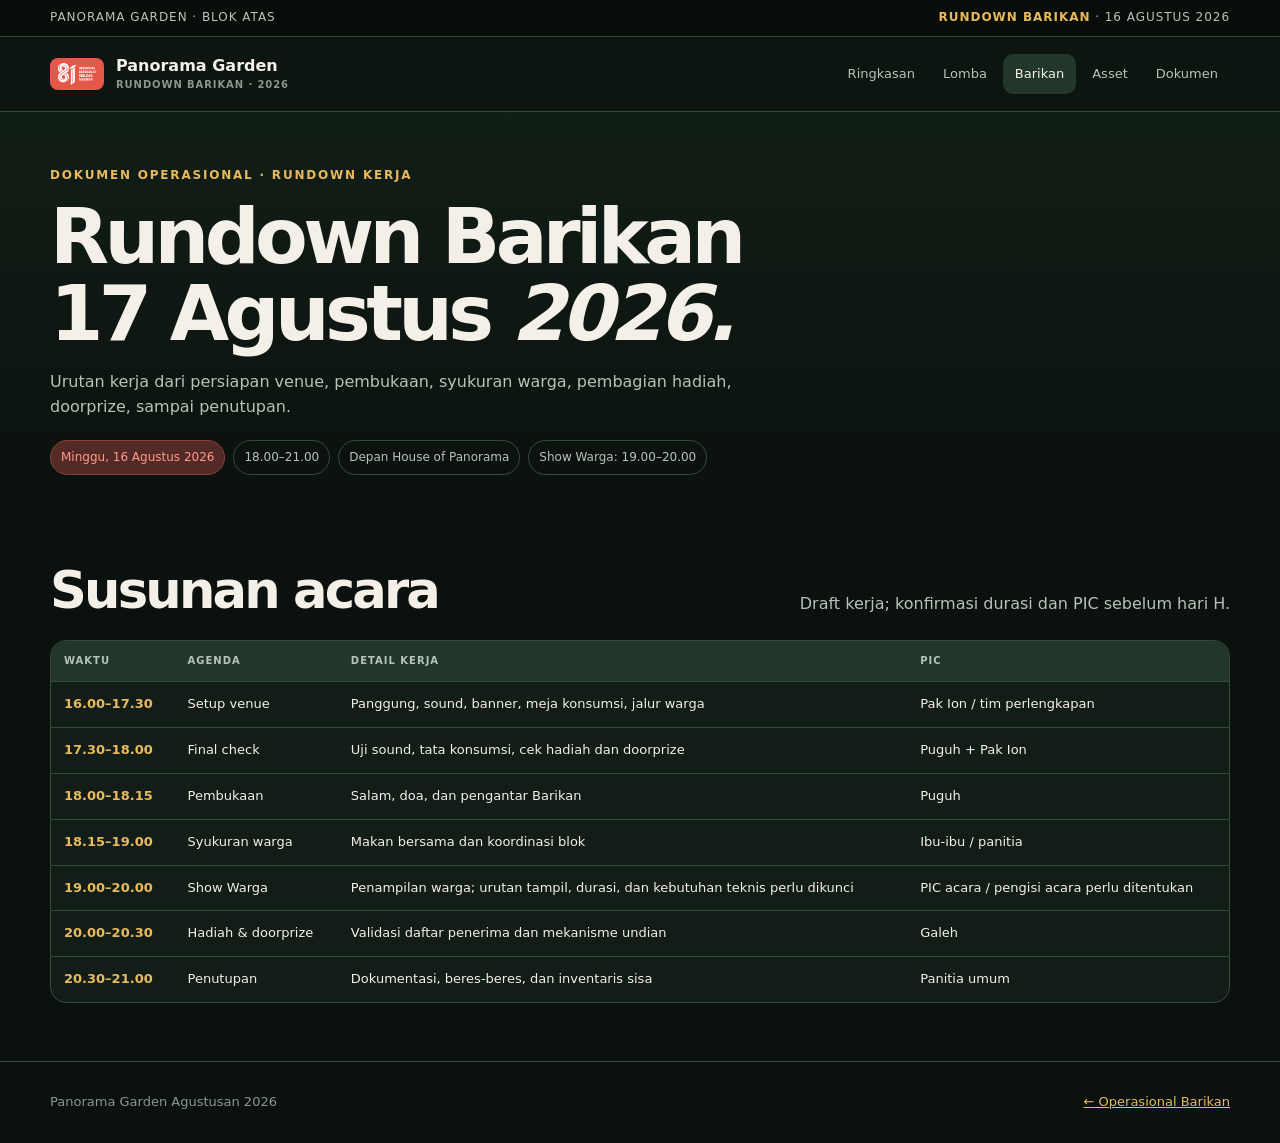
<file: rundown-barikan.html>
<!doctype html><html lang="id"><head><meta charset="utf-8"><meta name="viewport" content="width=device-width,initial-scale=1"><meta name="description" content="Rundown pelaksanaan Malam Barikan Panorama Garden 2026."><title>Rundown Barikan · Panorama Garden</title><link rel="stylesheet" href="assets/app.css"><style>.barikan-table{min-width:900px}.barikan-table th,.barikan-table td{padding:12px 13px}.barikan-table td:first-child{white-space:nowrap;color:var(--gold);font-weight:800}.status-select{min-height:38px;background:var(--raised2);border:1px solid var(--line);border-radius:8px;color:var(--sub);padding:7px 9px;font:inherit}.status-select.status-ready{border-color:var(--green);color:var(--green)}.row-ready td{background:#17281f}.barikan-note{margin-bottom:18px}</style></head><body><div class="topbar"><div class="shell"><span>Panorama Garden · Blok Atas</span><span><strong>Rundown Barikan</strong> · 16 Agustus 2026</span></div></div><header><nav class="shell"><a class="brand" href="index.html"><img src="assets/hut-ri-81-cropped.png" alt="Logo HUT RI 81"><span>Panorama Garden<small>Rundown Barikan · 2026</small></span></a><button class="menu-toggle" aria-expanded="false" aria-controls="main-nav">Menu</button><div class="navlinks" id="main-nav"><a href="index.html">Ringkasan</a><div class="nav-group"><button class="nav-parent" type="button" aria-expanded="false" aria-controls="lomba-subnav">Lomba</button><div class="nav-submenu" id="lomba-subnav"><a href="lomba.html">Operasional Lomba</a><a href="rundown-lomba.html">Rundown Lomba</a><a href="peralatan-lomba.html">Peralatan Lomba</a><a href="konsumsi-lomba.html">Konsumsi Lomba</a><a href="hadiah-lomba.html">Hadiah Lomba</a></div></div><div class="nav-group active"><button class="nav-parent" type="button" aria-expanded="false" aria-controls="barikan-subnav">Barikan</button><div class="nav-submenu" id="barikan-subnav"><a href="barikan.html">Operasional Barikan</a><a class="active" href="rundown-barikan.html">Rundown Barikan</a><a href="peralatan-barikan.html">Peralatan Barikan</a><a href="konsumsi-barikan.html">Konsumsi Barikan</a><a href="hadiah-barikan.html">Hadiah &amp; Doorprize</a></div></div><a href="assets.html">Asset</a><a href="docs/01-planning-acara-agustusan.md">Dokumen</a></div></nav></header><main><section class="page-head"><div class="shell"><div class="eyebrow">Dokumen operasional · Rundown kerja</div><h1>Rundown Barikan 17 Agustus <em>2026.</em></h1><p>Urutan kerja dari persiapan venue, pembukaan, syukuran warga, pembagian hadiah, doorprize, sampai penutupan.</p><div class="pills"><span class="pill red">Minggu, 16 Agustus 2026</span><span class="pill">18.00–21.00</span><span class="pill">Depan House of Panorama</span><span class="pill">Show Warga: 19.00–20.00</span></div></div></section><section><div class="shell"><div class="section-head"><h2>Susunan acara</h2><p>Draft kerja; konfirmasi durasi dan PIC sebelum hari H.</p></div><div class="table-wrap"><table class="barikan-table"><thead><tr><th>Waktu</th><th>Agenda</th><th>Detail kerja</th><th>PIC</th></tr></thead><tbody><tr><td>16.00–17.30</td><td>Setup venue</td><td>Panggung, sound, banner, meja konsumsi, jalur warga</td><td>Pak Ion / tim perlengkapan</td></tr><tr><td>17.30–18.00</td><td>Final check</td><td>Uji sound, tata konsumsi, cek hadiah dan doorprize</td><td>Puguh + Pak Ion</td></tr><tr><td>18.00–18.15</td><td>Pembukaan</td><td>Salam, doa, dan pengantar Barikan</td><td>Puguh</td></tr><tr><td>18.15–19.00</td><td>Syukuran warga</td><td>Makan bersama dan koordinasi blok</td><td>Ibu-ibu / panitia</td></tr><tr><td>19.00–20.00</td><td>Show Warga</td><td>Penampilan warga; urutan tampil, durasi, dan kebutuhan teknis perlu dikunci</td><td>PIC acara / pengisi acara perlu ditentukan</td></tr><tr><td>20.00–20.30</td><td>Hadiah & doorprize</td><td>Validasi daftar penerima dan mekanisme undian</td><td>Galeh</td></tr><tr><td>20.30–21.00</td><td>Penutupan</td><td>Dokumentasi, beres-beres, dan inventaris sisa</td><td>Panitia umum</td></tr></tbody></table></div></div></section></main><footer class="footer"><div class="shell"><span>Panorama Garden Agustusan 2026</span><span><a href="barikan.html">← Operasional Barikan</a></span></div></footer><script>const b=document.querySelector('.menu-toggle'),n=document.querySelector('.navlinks');b.onclick=()=>{let o=n.classList.toggle('open');b.setAttribute('aria-expanded',o)};n.querySelectorAll('a').forEach(a=>a.onclick=()=>n.classList.remove('open'));document.querySelectorAll('.nav-parent').forEach(btn=>btn.onclick=()=>{let group=btn.parentElement;let open=group.classList.toggle('open');btn.setAttribute('aria-expanded',open)});document.querySelectorAll('.status-select').forEach(select=>{const key='barikan-'+select.dataset.code;select.value=localStorage.getItem(key)||'pending';const sync=()=>{localStorage.setItem(key,select.value);select.classList.toggle('status-ready',select.value==='ready');select.closest('tr').classList.toggle('row-ready',select.value==='ready')};select.addEventListener('change',sync);sync()});</script></body></html>
</file>
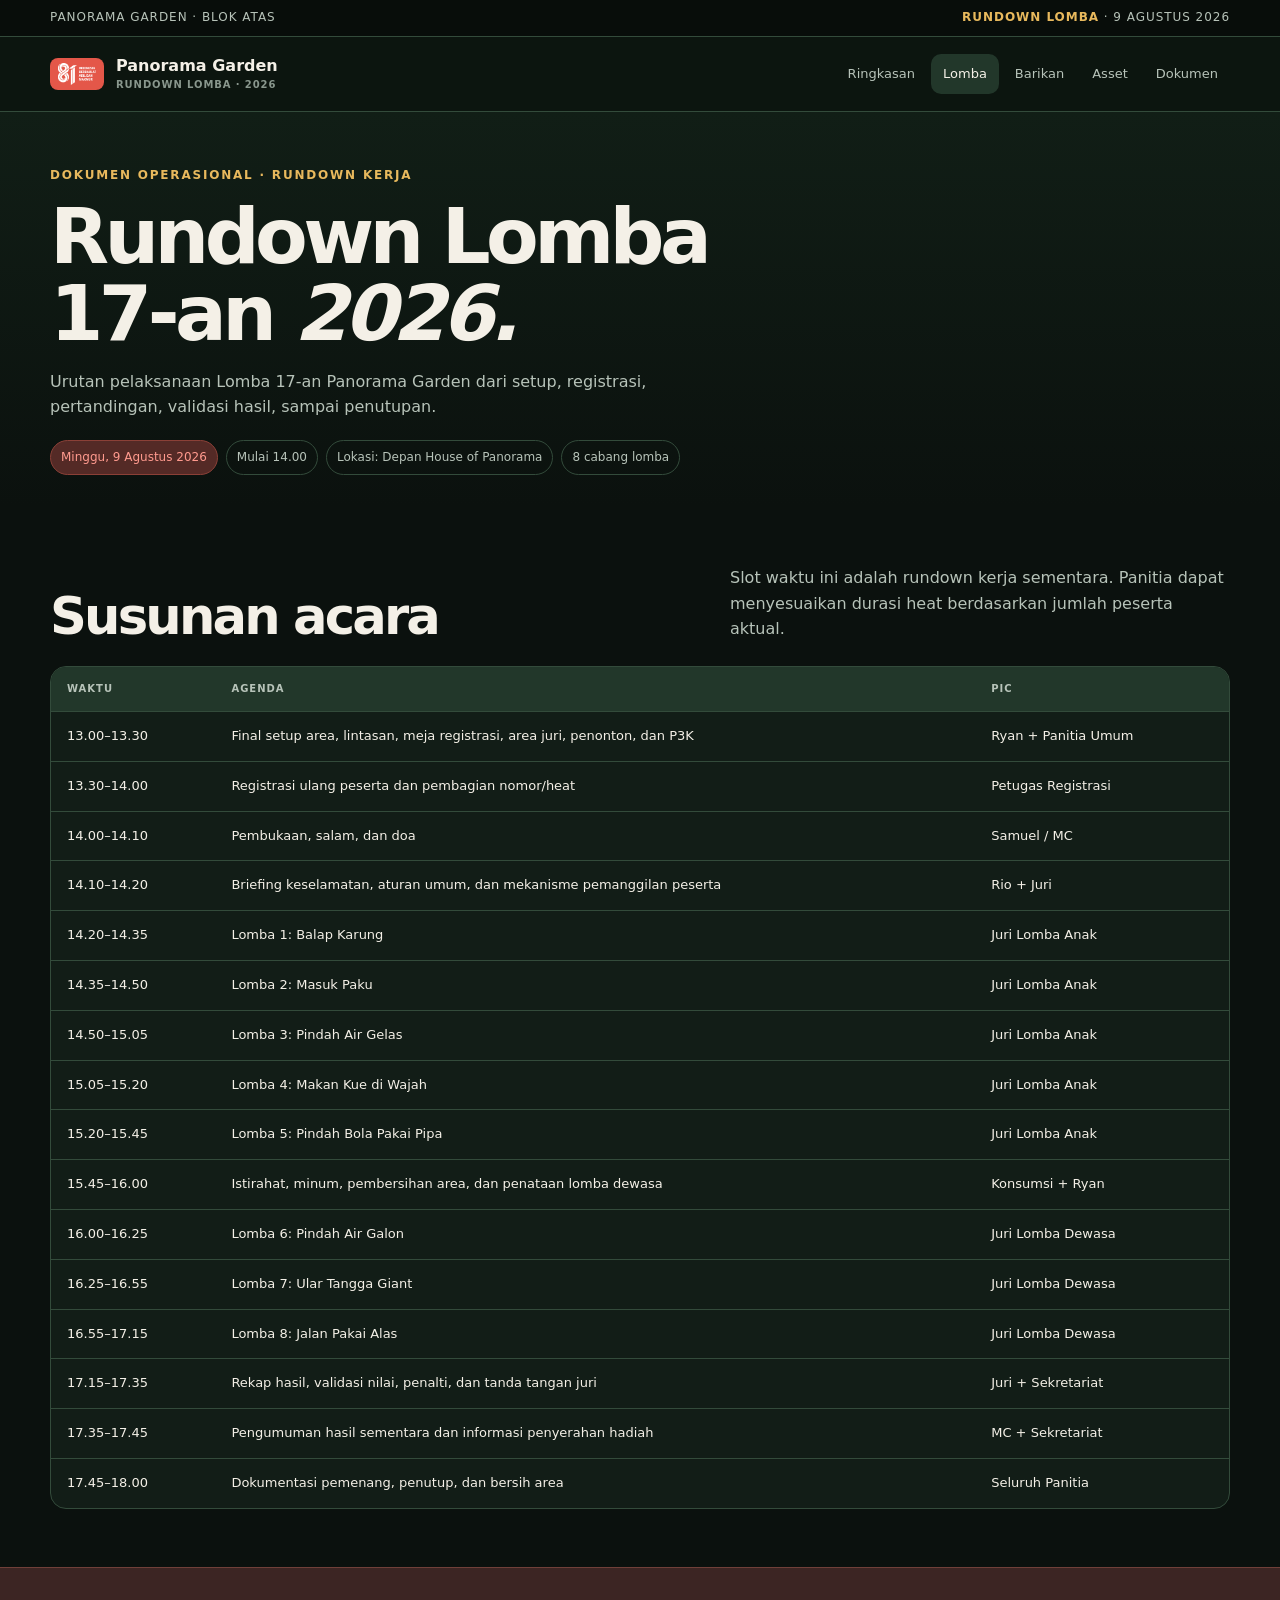
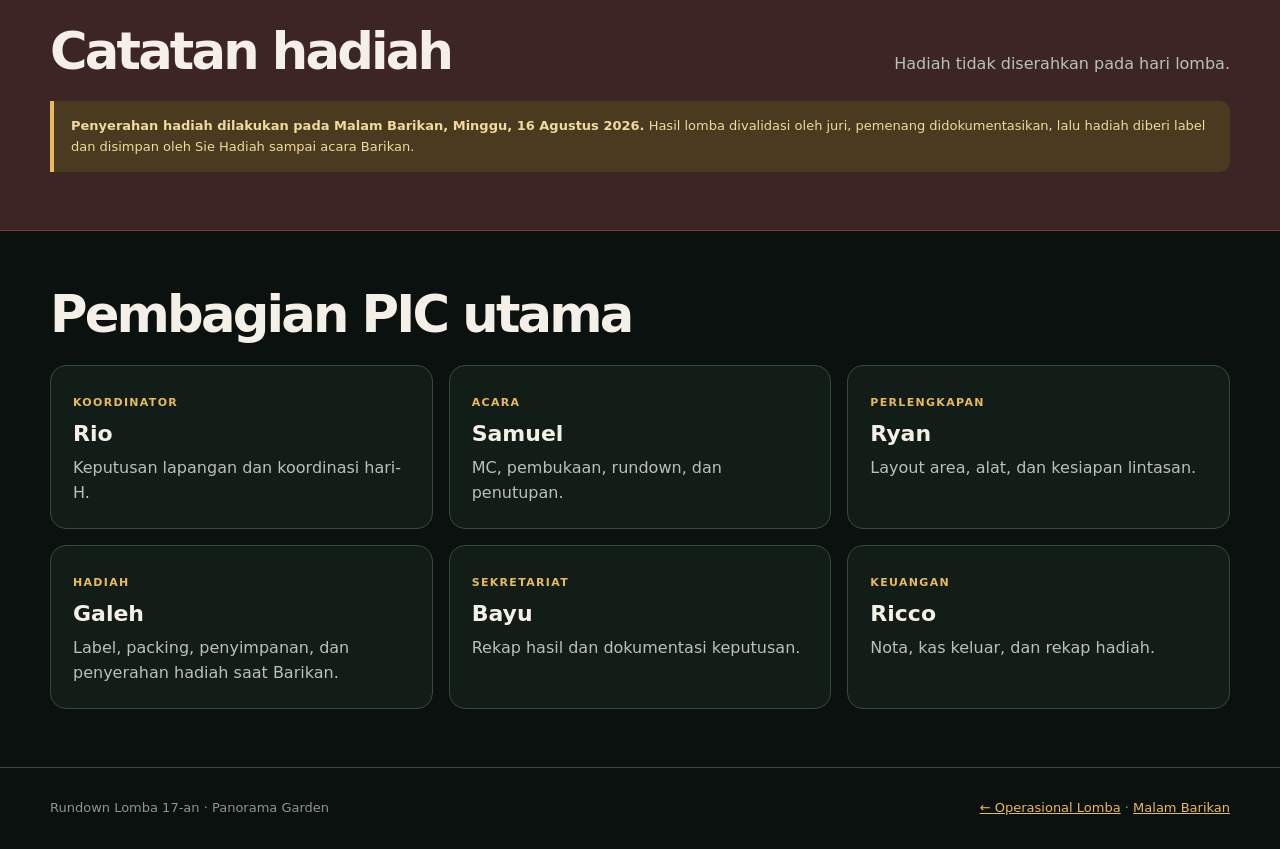
<file: rundown-lomba.html>
<!doctype html><html lang="id"><head><meta charset="utf-8"><meta name="viewport" content="width=device-width,initial-scale=1"><meta name="description" content="Rundown pelaksanaan Lomba 17-an Panorama Garden 2026."><title>Rundown Lomba · Panorama Garden</title><link rel="stylesheet" href="assets/app.css"></head><body><div class="topbar"><div class="shell"><span>Panorama Garden · Blok Atas</span><span><strong>Rundown lomba</strong> · 9 Agustus 2026</span></div></div><header><nav class="shell"><a class="brand" href="index.html"><img src="assets/hut-ri-81-cropped.png" alt="Logo HUT RI 81"><span>Panorama Garden<small>Rundown lomba · 2026</small></span></a><button class="menu-toggle" aria-expanded="false" aria-controls="main-nav">Menu</button><div class="navlinks" id="main-nav"><a href="index.html">Ringkasan</a><div class="nav-group active"><button class="nav-parent" type="button" aria-expanded="false" aria-controls="lomba-subnav">Lomba</button><div class="nav-submenu" id="lomba-subnav"><a href="lomba.html">Operasional Lomba</a><a class="active" href="rundown-lomba.html">Rundown Lomba</a><a href="peralatan-lomba.html">Peralatan Lomba</a><a href="konsumsi-lomba.html">Konsumsi Lomba</a><a href="hadiah-lomba.html">Hadiah Lomba</a></div></div><div class="nav-group"><button class="nav-parent" type="button" aria-expanded="false" aria-controls="barikan-subnav">Barikan</button><div class="nav-submenu" id="barikan-subnav"><a href="barikan.html">Operasional Barikan</a><a href="rundown-barikan.html">Rundown Barikan</a><a href="peralatan-barikan.html">Peralatan Barikan</a><a href="konsumsi-barikan.html">Konsumsi Barikan</a><a href="hadiah-barikan.html">Hadiah & Doorprize</a></div></div><a href="assets.html">Asset</a><a href="docs/01-planning-acara-agustusan.md">Dokumen</a></div></nav></header><main><section class="page-head"><div class="shell"><div class="eyebrow">Dokumen operasional · Rundown kerja</div><h1>Rundown Lomba 17-an <em>2026.</em></h1><p>Urutan pelaksanaan Lomba 17-an Panorama Garden dari setup, registrasi, pertandingan, validasi hasil, sampai penutupan.</p><div class="pills"><span class="pill red">Minggu, 9 Agustus 2026</span><span class="pill">Mulai 14.00</span><span class="pill">Lokasi: Depan House of Panorama</span><span class="pill">8 cabang lomba</span></div></div></section><section><div class="shell"><div class="section-head"><h2>Susunan acara</h2><p>Slot waktu ini adalah rundown kerja sementara. Panitia dapat menyesuaikan durasi heat berdasarkan jumlah peserta aktual.</p></div><div class="table-wrap"><table><thead><tr><th>Waktu</th><th>Agenda</th><th>PIC</th></tr></thead><tbody><tr><td>13.00–13.30</td><td>Final setup area, lintasan, meja registrasi, area juri, penonton, dan P3K</td><td>Ryan + Panitia Umum</td></tr><tr><td>13.30–14.00</td><td>Registrasi ulang peserta dan pembagian nomor/heat</td><td>Petugas Registrasi</td></tr><tr><td>14.00–14.10</td><td>Pembukaan, salam, dan doa</td><td>Samuel / MC</td></tr><tr><td>14.10–14.20</td><td>Briefing keselamatan, aturan umum, dan mekanisme pemanggilan peserta</td><td>Rio + Juri</td></tr><tr><td>14.20–14.35</td><td>Lomba 1: Balap Karung</td><td>Juri Lomba Anak</td></tr><tr><td>14.35–14.50</td><td>Lomba 2: Masuk Paku</td><td>Juri Lomba Anak</td></tr><tr><td>14.50–15.05</td><td>Lomba 3: Pindah Air Gelas</td><td>Juri Lomba Anak</td></tr><tr><td>15.05–15.20</td><td>Lomba 4: Makan Kue di Wajah</td><td>Juri Lomba Anak</td></tr><tr><td>15.20–15.45</td><td>Lomba 5: Pindah Bola Pakai Pipa</td><td>Juri Lomba Anak</td></tr><tr><td>15.45–16.00</td><td>Istirahat, minum, pembersihan area, dan penataan lomba dewasa</td><td>Konsumsi + Ryan</td></tr><tr><td>16.00–16.25</td><td>Lomba 6: Pindah Air Galon</td><td>Juri Lomba Dewasa</td></tr><tr><td>16.25–16.55</td><td>Lomba 7: Ular Tangga Giant</td><td>Juri Lomba Dewasa</td></tr><tr><td>16.55–17.15</td><td>Lomba 8: Jalan Pakai Alas</td><td>Juri Lomba Dewasa</td></tr><tr><td>17.15–17.35</td><td>Rekap hasil, validasi nilai, penalti, dan tanda tangan juri</td><td>Juri + Sekretariat</td></tr><tr><td>17.35–17.45</td><td>Pengumuman hasil sementara dan informasi penyerahan hadiah</td><td>MC + Sekretariat</td></tr><tr><td>17.45–18.00</td><td>Dokumentasi pemenang, penutup, dan bersih area</td><td>Seluruh Panitia</td></tr></tbody></table></div></div></section><section class="band"><div class="shell"><div class="section-head"><h2>Catatan hadiah</h2><p>Hadiah tidak diserahkan pada hari lomba.</p></div><div class="callout"><strong>Penyerahan hadiah dilakukan pada Malam Barikan, Minggu, 16 Agustus 2026.</strong> Hasil lomba divalidasi oleh juri, pemenang didokumentasikan, lalu hadiah diberi label dan disimpan oleh Sie Hadiah sampai acara Barikan.</div></div></section><section><div class="shell"><div class="section-head"><h2>Pembagian PIC utama</h2></div><div class="grid3"><div class="card"><span class="num">KOORDINATOR</span><h3>Rio</h3><p>Keputusan lapangan dan koordinasi hari-H.</p></div><div class="card"><span class="num">ACARA</span><h3>Samuel</h3><p>MC, pembukaan, rundown, dan penutupan.</p></div><div class="card"><span class="num">PERLENGKAPAN</span><h3>Ryan</h3><p>Layout area, alat, dan kesiapan lintasan.</p></div><div class="card"><span class="num">HADIAH</span><h3>Galeh</h3><p>Label, packing, penyimpanan, dan penyerahan hadiah saat Barikan.</p></div><div class="card"><span class="num">SEKRETARIAT</span><h3>Bayu</h3><p>Rekap hasil dan dokumentasi keputusan.</p></div><div class="card"><span class="num">KEUANGAN</span><h3>Ricco</h3><p>Nota, kas keluar, dan rekap hadiah.</p></div></div></div></section></main><footer class="footer"><div class="shell"><span>Rundown Lomba 17-an · Panorama Garden</span><span><a href="lomba.html">← Operasional Lomba</a> · <a href="barikan.html">Malam Barikan</a></span></div></footer><script>const b=document.querySelector('.menu-toggle'),n=document.querySelector('.navlinks');b.onclick=()=>{let o=n.classList.toggle('open');b.setAttribute('aria-expanded',o)};n.querySelectorAll('a').forEach(a=>a.onclick=()=>n.classList.remove('open'));document.querySelectorAll('.nav-parent').forEach(btn=>btn.onclick=()=>{let group=btn.parentElement;let open=group.classList.toggle('open');btn.setAttribute('aria-expanded',open)});</script></body></html>
</file>
<file: assets/app.css>
:root{--canvas:#0b110e;--surface:#121d17;--raised:#1a2a20;--raised2:#22372a;--text:#f4f0e7;--sub:#b7c3b9;--muted:#89978d;--line:#334b3b;--red:#e45749;--red-soft:#542a26;--gold:#e8b95d;--gold-soft:#4a3b20;--green:#78c99e;--blue:#8fc5ff;--shadow:0 18px 50px #0008;--r:16px}*{box-sizing:border-box}html{scroll-behavior:smooth}body{margin:0;background:var(--canvas);color:var(--text);font:16px/1.6 Inter,ui-sans-serif,system-ui,-apple-system,BlinkMacSystemFont,"Segoe UI",sans-serif}a{color:inherit}.shell{width:min(1180px,calc(100% - 40px));margin:auto}.topbar{background:#080d0a;border-bottom:1px solid var(--line);color:var(--sub);font-size:12px;letter-spacing:.08em;text-transform:uppercase}.topbar .shell{min-height:36px;display:flex;justify-content:space-between;align-items:center;gap:16px}.topbar strong{color:var(--gold)}header{position:sticky;top:0;z-index:20;background:#0d1611eF;backdrop-filter:blur(16px);border-bottom:1px solid var(--line)}nav{min-height:74px;display:flex;align-items:center;justify-content:space-between;gap:24px}.brand{display:flex;align-items:center;gap:12px;text-decoration:none;font-weight:850;line-height:1.05}.brand img{width:54px;height:32px;object-fit:contain;background:var(--red);border-radius:8px;padding:5px}.brand small{display:block;color:var(--muted);font-size:10px;letter-spacing:.09em;text-transform:uppercase;margin-top:5px}.navlinks{display:flex;align-items:center;gap:4px}.navlinks a,.menu-toggle,.nav-parent{padding:10px 12px;border-radius:10px;color:var(--sub);font-size:13px;text-decoration:none}.navlinks a:hover,.navlinks a.active,.nav-group.active>.nav-parent,.nav-parent:hover{background:var(--raised2);color:var(--text)}.nav-group{position:relative}.nav-group::after{content:"";position:absolute;top:100%;left:0;right:0;height:8px}.nav-parent{border:0;background:transparent;font:inherit;cursor:pointer}.nav-parent{font:inherit;font-size:13px}.nav-submenu{display:none;position:absolute;top:calc(100% + 8px);left:0;min-width:190px;padding:6px;background:var(--surface);border:1px solid var(--line);border-radius:12px;box-shadow:var(--shadow)}.nav-group.open .nav-submenu,.nav-group:hover .nav-submenu,.nav-group:focus-within .nav-submenu{display:grid}.nav-submenu a{display:block;white-space:nowrap}.menu-toggle{display:none;background:transparent;border:1px solid var(--line);color:var(--text);font:inherit}.hero{padding:68px 0 44px;background:radial-gradient(circle at 90% 10%,#e8b95d1a,transparent 26%),linear-gradient(180deg,#111e16,#0b110e)}.hero-grid{display:grid;grid-template-columns:1.15fr .85fr;gap:50px;align-items:end}.eyebrow{color:var(--gold);font-size:12px;font-weight:850;letter-spacing:.15em;text-transform:uppercase}.hero h1{font-size:clamp(2.7rem,7vw,5.8rem);line-height:.98;letter-spacing:-.065em;max-width:780px;margin:16px 0}.hero h1 em{color:var(--red);font-style:normal}.lede{color:var(--sub);font-size:18px;max-width:650px;margin:0}.actions{display:flex;flex-wrap:wrap;gap:10px;margin-top:26px}.btn{min-height:44px;display:inline-flex;align-items:center;justify-content:center;padding:0 16px;border:1px solid var(--line);border-radius:10px;text-decoration:none;font-weight:800;font-size:13px}.btn.primary{background:var(--red);border-color:var(--red);color:#fff}.btn.secondary{background:var(--raised);color:var(--text)}.next-card{background:var(--raised);border:1px solid var(--line);border-radius:var(--r);padding:24px;box-shadow:var(--shadow)}.hero-logo-card{display:grid;place-items:center;min-height:330px;padding:34px;background:var(--red);border-color:#ff786a}.hero-logo{display:block;width:min(100%,310px);height:auto;object-fit:contain}.next-card h2{font-size:28px;line-height:1.1;margin:10px 0 18px}.next-card .meta{display:grid;grid-template-columns:1fr 1fr;gap:14px;border-top:1px solid var(--line);padding-top:16px}.meta b{display:block;color:var(--gold);font-size:20px}.meta span,.label{color:var(--muted);font-size:12px}.status{display:inline-flex;padding:4px 9px;border-radius:999px;font-size:11px;font-weight:850;white-space:nowrap}.status.todo{background:#26332d;color:var(--sub)}.status.progress{background:#20384e;color:var(--blue)}.status.wait{background:var(--gold-soft);color:var(--gold)}.status.done{background:#1e3a2a;color:var(--green)}.status.urgent{background:var(--red-soft);color:#ff9a8e}section{padding:58px 0}.section-head{display:flex;justify-content:space-between;align-items:end;gap:24px;margin-bottom:24px}.section-head h2{font-size:clamp(2rem,4vw,3.4rem);line-height:1;letter-spacing:-.055em;margin:0}.section-head p{max-width:500px;color:var(--sub);margin:0}.grid2{display:grid;grid-template-columns:repeat(2,1fr);gap:16px}.grid3{display:grid;grid-template-columns:repeat(3,1fr);gap:16px}.card{background:var(--surface);border:1px solid var(--line);border-radius:var(--r);padding:22px}.card h3{font-size:22px;line-height:1.15;margin:8px 0}.card p{color:var(--sub);margin:0}.card-link{display:flex;flex-direction:column;min-height:210px;text-decoration:none}.card-link .foot{margin-top:auto;padding-top:20px;display:flex;justify-content:space-between;gap:12px;align-items:center;color:var(--gold);font-size:13px;font-weight:800}.num{color:var(--gold);font-size:11px;font-weight:900;letter-spacing:.12em}.summary{display:grid;grid-template-columns:repeat(4,1fr);gap:12px}.metric{background:var(--raised);border:1px solid var(--line);border-radius:13px;padding:17px}.metric strong{display:block;font-size:28px;line-height:1;color:var(--gold);margin-bottom:5px}.metric span{color:var(--sub);font-size:12px}.task-list{display:grid;gap:10px}.task{display:grid;grid-template-columns:1fr auto;gap:15px;align-items:center;background:var(--surface);border:1px solid var(--line);border-radius:12px;padding:15px 17px}.task h3{font-size:15px;margin:0 0 3px}.task p{font-size:13px;color:var(--sub);margin:0}.task-actions{display:flex;align-items:center;gap:8px}.task select{background:var(--raised2);color:var(--text);border:1px solid var(--line);border-radius:8px;padding:8px;font:12px inherit}.table-wrap{overflow:auto;border:1px solid var(--line);border-radius:var(--r);background:var(--surface)}table{width:100%;min-width:760px;border-collapse:collapse;font-size:13px}th,td{text-align:left;vertical-align:top;padding:14px 16px;border-bottom:1px solid var(--line)}th{background:var(--raised2);color:var(--sub);font-size:10px;letter-spacing:.1em;text-transform:uppercase}tr:last-child td{border-bottom:0}td strong{color:var(--text)}.callout{border-left:4px solid var(--gold);background:var(--gold-soft);color:#f2d99d;padding:15px 17px;border-radius:0 11px 11px 0;font-size:13px}.band{background:#3c2523;border-top:1px solid #704039;border-bottom:1px solid #704039}.check-grid{display:grid;grid-template-columns:repeat(4,1fr);gap:12px}.check{background:var(--surface);border:1px solid var(--line);border-radius:12px;padding:17px}.check b{color:var(--gold);font-size:18px}.check p{color:var(--sub);font-size:13px;margin:4px 0 0}.code{display:inline-flex;padding:3px 7px;border-radius:6px;background:var(--raised2);color:var(--gold);font:700 11px ui-monospace,monospace}.footer{padding:30px 0;color:var(--muted);font-size:13px;border-top:1px solid var(--line)}.footer .shell{display:flex;justify-content:space-between;gap:20px;flex-wrap:wrap}.footer a{color:var(--gold)}.page-head{padding:54px 0 32px;background:linear-gradient(180deg,#111e16,#0b110e)}.page-head h1{font-size:clamp(2.4rem,6vw,4.8rem);line-height:1;letter-spacing:-.06em;max-width:800px;margin:14px 0}.page-head p{color:var(--sub);max-width:700px}.pills{display:flex;gap:8px;flex-wrap:wrap;margin-top:20px}.pill{padding:7px 10px;border:1px solid var(--line);border-radius:999px;color:var(--sub);font-size:12px}.pill.red{border-color:#8b4037;color:#ff9a8e;background:var(--red-soft)}.race-grid{display:grid;grid-template-columns:repeat(2,1fr);gap:14px}.race-card{background:var(--surface);border:1px solid var(--line);border-radius:var(--r);padding:20px}.race-card h3{font-size:22px;margin:8px 0}.race-card p{color:var(--sub);font-size:13px}.race-meta{display:grid;grid-template-columns:1fr 1fr;gap:8px;margin:16px 0}.race-meta div{background:var(--raised);padding:10px;border-radius:8px}.race-meta b{display:block;color:var(--gold);font-size:10px;text-transform:uppercase;letter-spacing:.08em}.race-meta span{font-size:12px}.race-card ul{margin:0;padding-left:19px;color:var(--sub);font-size:13px}.race-card li{margin:5px 0}.filters{display:flex;gap:8px;flex-wrap:wrap;margin-bottom:15px}.filters button{cursor:pointer;background:var(--surface);border:1px solid var(--line);color:var(--sub);border-radius:999px;padding:8px 12px}.filters button.active{background:var(--red);border-color:var(--red);color:#fff}@media(max-width:800px){.shell{width:min(100% - 28px,640px)}.topbar .shell{align-items:flex-start;flex-direction:column;gap:0;padding:8px 0}.navlinks{display:none;position:absolute;top:74px;left:0;right:0;padding:10px 14px;background:#0d1611;border-bottom:1px solid var(--line);flex-direction:column;align-items:stretch}.navlinks.open{display:flex}.navlinks a{padding:13px}.menu-toggle{display:block}.hero{padding:45px 0 30px}.hero-grid,.grid2,.grid3,.race-grid{grid-template-columns:1fr;gap:14px}.hero h1{font-size:clamp(2.8rem,14vw,4.7rem)}.section-head{display:block}.section-head p{margin-top:12px}.summary{grid-template-columns:1fr 1fr}.check-grid{grid-template-columns:1fr 1fr}.task{grid-template-columns:1fr}.task-actions{justify-content:space-between}.task select{min-height:42px;flex:1}.page-head{padding:40px 0 25px}section{padding:44px 0}.footer .shell{display:block}.footer .shell>*{display:block;margin-top:8px}}@media(max-width:430px){.summary,.check-grid{grid-template-columns:1fr}.brand img{width:48px}.next-card .meta{grid-template-columns:1fr 1fr}.btn{width:100%}}.event-calendar{border:1px solid var(--line);border-radius:var(--r);overflow:hidden;background:var(--surface)}.calendar-title{display:flex;justify-content:space-between;align-items:center;gap:16px;padding:18px 20px;background:var(--raised2)}.calendar-title strong{font-size:24px}.calendar-title span{color:var(--muted);font-size:12px}.calendar-weekdays,.calendar-grid{display:grid;grid-template-columns:repeat(7,minmax(92px,1fr));min-width:644px}.calendar-weekdays{background:#18271e;border-bottom:1px solid var(--line)}.calendar-weekdays span{padding:11px 10px;color:var(--sub);font-size:10px;font-weight:850;letter-spacing:.1em;text-transform:uppercase}.calendar-grid{overflow:visible}.calendar-day{min-height:94px;padding:10px;border-right:1px solid var(--line);border-bottom:1px solid var(--line);background:var(--surface);color:var(--sub);font-size:13px}.calendar-day:nth-child(7n){border-right:0}.calendar-day b{display:block;color:var(--text);font-size:14px}.calendar-day small{display:block;margin-top:7px;color:var(--text);font-size:11px;line-height:1.25}.calendar-day.muted{background:#0e1712;color:var(--muted)}.calendar-day.prep{background:#332b1b;border-top:3px solid var(--gold)}.calendar-day.setup{background:#1b3025;border-top:3px solid var(--green)}.calendar-day.event{background:var(--red-soft);border-top:3px solid var(--red)}.calendar-day.today{position:relative;background:#4a3518;border:2px solid var(--gold);box-shadow:inset 0 0 0 2px #0b110e,0 0 0 3px var(--gold);color:var(--text);z-index:1}.calendar-day.today b,.calendar-day.today small{color:var(--text)}.calendar-day.today small strong{display:inline-block;color:var(--gold);font-size:10px;letter-spacing:.08em}.calendar-legend{display:flex;gap:16px;flex-wrap:wrap;padding:14px 18px;color:var(--sub);font-size:12px}.calendar-legend span{display:inline-flex;align-items:center;gap:7px}.dot{width:9px;height:9px;display:inline-block;border-radius:50%;background:var(--gold)}.dot.setup{background:var(--green)}.dot.event{background:var(--red)}@media(max-width:800px){.event-calendar{overflow-x:auto}.calendar-title,.calendar-legend{min-width:644px}}@media(prefers-reduced-motion:reduce){html{scroll-behavior:auto}}:focus-visible{outline:3px solid var(--gold);outline-offset:3px}@media(max-width:800px){.nav-group{display:block}.nav-parent{width:100%;display:flex;justify-content:space-between;text-align:left;padding:13px}.nav-submenu{position:static;min-width:0;margin:0 0 4px;padding:0 0 0 12px;border:0;border-radius:0;box-shadow:none;background:transparent}.nav-group.open .nav-submenu{display:grid}.nav-submenu a{padding:11px 13px;border-left:2px solid var(--line);border-radius:0}.nav-group.active>.nav-parent{background:var(--raised2)}}
</file>
